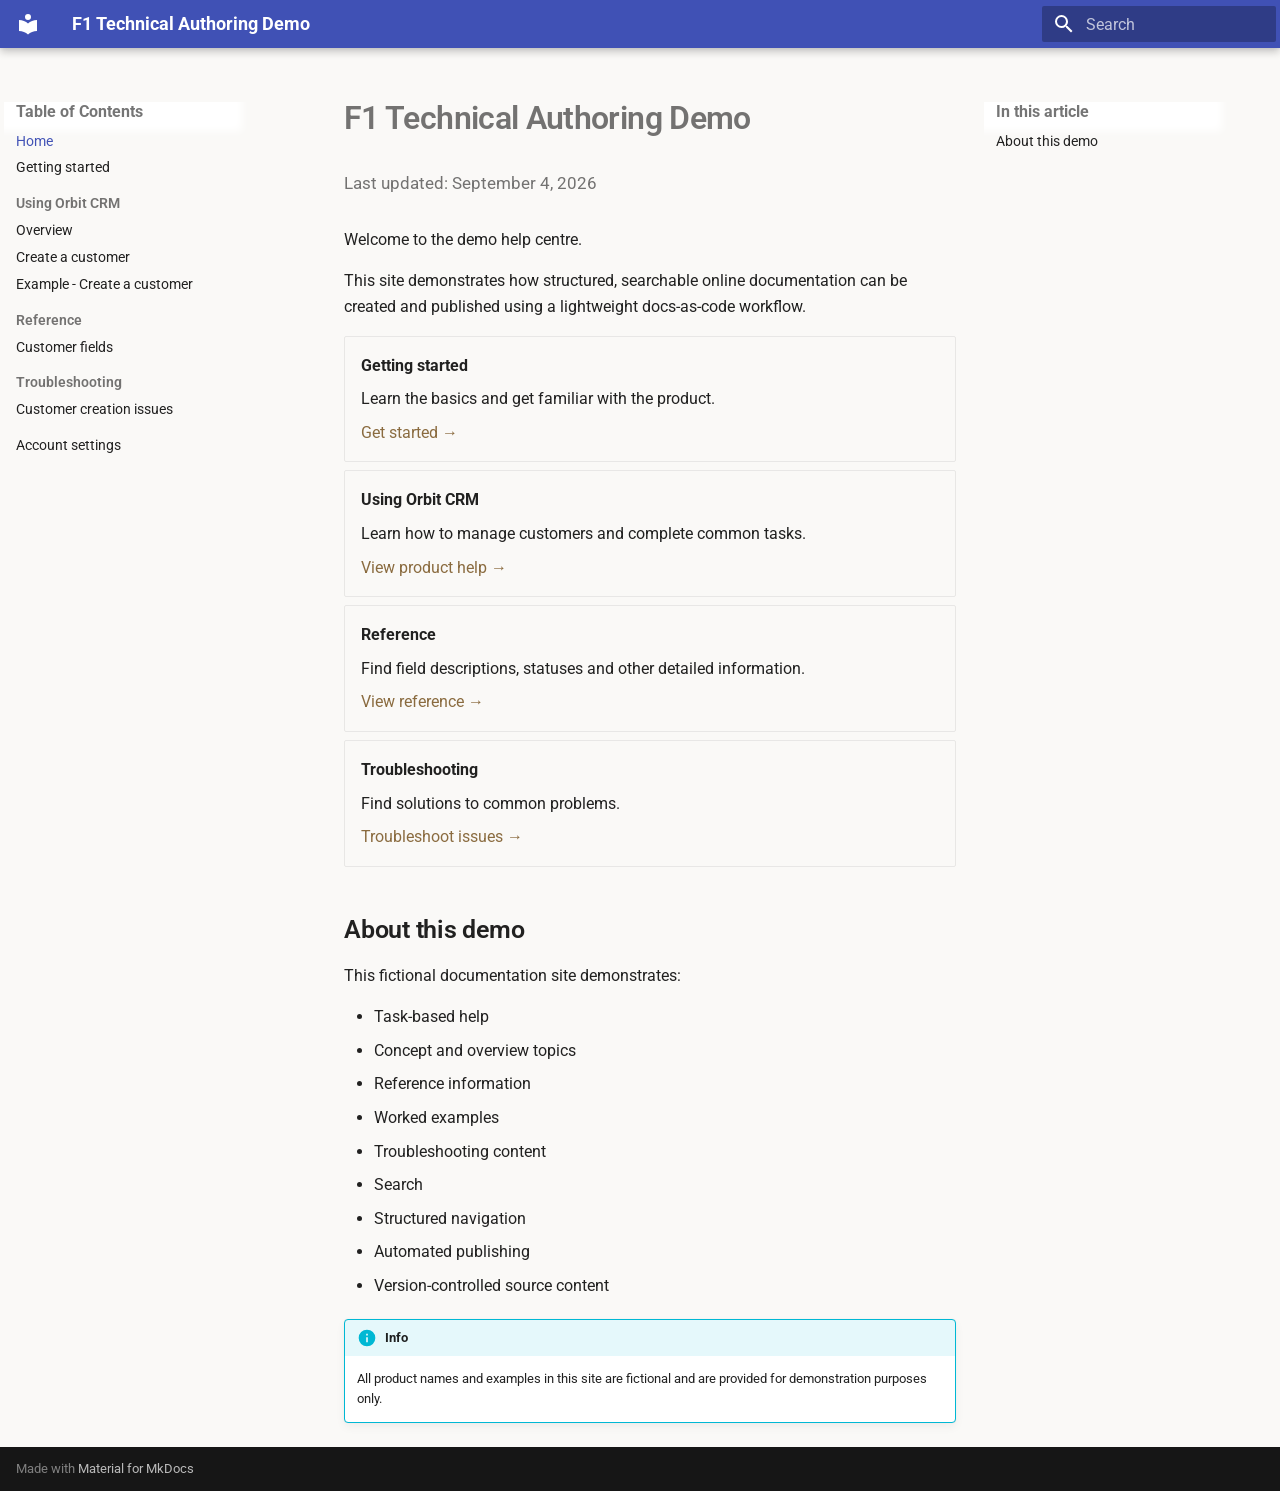
<file: index.html>
<!doctype html>
<html lang="en" class="no-js">
  <head>
    
      <meta charset="utf-8">
      <meta name="viewport" content="width=device-width,initial-scale=1">
      
      
      
      
      
        <link rel="next" href="getting-started/">
      
      
        
      
      
      <link rel="icon" href="assets/images/favicon.png">
      <meta name="generator" content="mkdocs-1.6.1, mkdocs-material-9.7.7">
    
    
      
        <title>F1 Technical Authoring Demo</title>
      
    
    
      <link rel="stylesheet" href="assets/stylesheets/main.ec1eaa64.min.css">
      
        
        <link rel="stylesheet" href="assets/stylesheets/palette.ab4e12ef.min.css">
      
      


    
    
      
    
    
      
        
        
        <link rel="preconnect" href="https://fonts.gstatic.com" crossorigin>
        <link rel="stylesheet" href="https://fonts.googleapis.com/css?family=Roboto:300,300i,400,400i,700,700i%7CRoboto+Mono:400,400i,700,700i&display=fallback">
        <style>:root{--md-text-font:"Roboto";--md-code-font:"Roboto Mono"}</style>
      
    
    
      <link rel="stylesheet" href="stylesheets/extra.css">
    
    <script>__md_scope=new URL(".",location),__md_hash=e=>[...e].reduce(((e,_)=>(e<<5)-e+_.charCodeAt(0)),0),__md_get=(e,_=localStorage,t=__md_scope)=>JSON.parse(_.getItem(t.pathname+"."+e)),__md_set=(e,_,t=localStorage,a=__md_scope)=>{try{t.setItem(a.pathname+"."+e,JSON.stringify(_))}catch(e){}}</script>
    
      

    
    
  </head>
  
  
    
    
      
    
    
    
    
    <body dir="ltr" data-md-color-scheme="default" data-md-color-primary="indigo" data-md-color-accent="indigo">
  
    
    <input class="md-toggle" data-md-toggle="drawer" type="checkbox" id="__drawer" autocomplete="off">
    <input class="md-toggle" data-md-toggle="search" type="checkbox" id="__search" autocomplete="off">
    <label class="md-overlay" for="__drawer"></label>
    <div data-md-component="skip">
      
        
        <a href="#f1-technical-authoring-demo" class="md-skip">
          Skip to content
        </a>
      
    </div>
    <div data-md-component="announce">
      
    </div>
    
    
      

  

<header class="md-header md-header--shadow" data-md-component="header">
  <nav class="md-header__inner md-grid" aria-label="Header">
    <a href="." title="F1 Technical Authoring Demo" class="md-header__button md-logo" aria-label="F1 Technical Authoring Demo" data-md-component="logo">
      
  
  <svg xmlns="http://www.w3.org/2000/svg" viewBox="0 0 24 24"><path d="M12 8a3 3 0 0 0 3-3 3 3 0 0 0-3-3 3 3 0 0 0-3 3 3 3 0 0 0 3 3m0 3.54C9.64 9.35 6.5 8 3 8v11c3.5 0 6.64 1.35 9 3.54 2.36-2.19 5.5-3.54 9-3.54V8c-3.5 0-6.64 1.35-9 3.54"/></svg>

    </a>
    <label class="md-header__button md-icon" for="__drawer">
      
      <svg xmlns="http://www.w3.org/2000/svg" viewBox="0 0 24 24"><path d="M3 6h18v2H3zm0 5h18v2H3zm0 5h18v2H3z"/></svg>
    </label>
    <div class="md-header__title" data-md-component="header-title">
      <div class="md-header__ellipsis">
        <div class="md-header__topic">
          <span class="md-ellipsis">
            F1 Technical Authoring Demo
          </span>
        </div>
        <div class="md-header__topic" data-md-component="header-topic">
          <span class="md-ellipsis">
            
              Home
            
          </span>
        </div>
      </div>
    </div>
    
      
        <form class="md-header__option" data-md-component="palette">
  
    
    
    
    <input class="md-option" data-md-color-media="" data-md-color-scheme="default" data-md-color-primary="indigo" data-md-color-accent="indigo"  aria-hidden="true"  type="radio" name="__palette" id="__palette_0">
    
  
</form>
      
    
    
      <script>var palette=__md_get("__palette");if(palette&&palette.color){if("(prefers-color-scheme)"===palette.color.media){var media=matchMedia("(prefers-color-scheme: light)"),input=document.querySelector(media.matches?"[data-md-color-media='(prefers-color-scheme: light)']":"[data-md-color-media='(prefers-color-scheme: dark)']");palette.color.media=input.getAttribute("data-md-color-media"),palette.color.scheme=input.getAttribute("data-md-color-scheme"),palette.color.primary=input.getAttribute("data-md-color-primary"),palette.color.accent=input.getAttribute("data-md-color-accent")}for(var[key,value]of Object.entries(palette.color))document.body.setAttribute("data-md-color-"+key,value)}</script>
    
    
    
      
      
        <label class="md-header__button md-icon" for="__search">
          
          <svg xmlns="http://www.w3.org/2000/svg" viewBox="0 0 24 24"><path d="M9.5 3A6.5 6.5 0 0 1 16 9.5c0 1.61-.59 3.09-1.56 4.23l.27.27h.79l5 5-1.5 1.5-5-5v-.79l-.27-.27A6.52 6.52 0 0 1 9.5 16 6.5 6.5 0 0 1 3 9.5 6.5 6.5 0 0 1 9.5 3m0 2C7 5 5 7 5 9.5S7 14 9.5 14 14 12 14 9.5 12 5 9.5 5"/></svg>
        </label>
        <div class="md-search" data-md-component="search" role="dialog">
  <label class="md-search__overlay" for="__search"></label>
  <div class="md-search__inner" role="search">
    <form class="md-search__form" name="search">
      <input type="text" class="md-search__input" name="query" aria-label="Search" placeholder="Search" autocapitalize="off" autocorrect="off" autocomplete="off" spellcheck="false" data-md-component="search-query" required>
      <label class="md-search__icon md-icon" for="__search">
        
        <svg xmlns="http://www.w3.org/2000/svg" viewBox="0 0 24 24"><path d="M9.5 3A6.5 6.5 0 0 1 16 9.5c0 1.61-.59 3.09-1.56 4.23l.27.27h.79l5 5-1.5 1.5-5-5v-.79l-.27-.27A6.52 6.52 0 0 1 9.5 16 6.5 6.5 0 0 1 3 9.5 6.5 6.5 0 0 1 9.5 3m0 2C7 5 5 7 5 9.5S7 14 9.5 14 14 12 14 9.5 12 5 9.5 5"/></svg>
        
        <svg xmlns="http://www.w3.org/2000/svg" viewBox="0 0 24 24"><path d="M20 11v2H8l5.5 5.5-1.42 1.42L4.16 12l7.92-7.92L13.5 5.5 8 11z"/></svg>
      </label>
      <nav class="md-search__options" aria-label="Search">
        
        <button type="reset" class="md-search__icon md-icon" title="Clear" aria-label="Clear" tabindex="-1">
          
          <svg xmlns="http://www.w3.org/2000/svg" viewBox="0 0 24 24"><path d="M19 6.41 17.59 5 12 10.59 6.41 5 5 6.41 10.59 12 5 17.59 6.41 19 12 13.41 17.59 19 19 17.59 13.41 12z"/></svg>
        </button>
      </nav>
      
    </form>
    <div class="md-search__output">
      <div class="md-search__scrollwrap" tabindex="0" data-md-scrollfix>
        <div class="md-search-result" data-md-component="search-result">
          <div class="md-search-result__meta">
            Initializing search
          </div>
          <ol class="md-search-result__list" role="presentation"></ol>
        </div>
      </div>
    </div>
  </div>
</div>
      
    
    
  </nav>
  
</header>
    
    <div class="md-container" data-md-component="container">
      
      
        
          
        
      
      <main class="md-main" data-md-component="main">
        <div class="md-main__inner md-grid">
          
            
              
                
              
              <div class="md-sidebar md-sidebar--primary" data-md-component="sidebar" data-md-type="navigation" >
                <div class="md-sidebar__scrollwrap">
                  <div class="md-sidebar__inner">
                    



<nav class="md-nav md-nav--primary" aria-label="Navigation" data-md-level="0">
  <label class="md-nav__title" for="__drawer">
    <a href="." title="F1 Technical Authoring Demo" class="md-nav__button md-logo" aria-label="F1 Technical Authoring Demo" data-md-component="logo">
      
  
  <svg xmlns="http://www.w3.org/2000/svg" viewBox="0 0 24 24"><path d="M12 8a3 3 0 0 0 3-3 3 3 0 0 0-3-3 3 3 0 0 0-3 3 3 3 0 0 0 3 3m0 3.54C9.64 9.35 6.5 8 3 8v11c3.5 0 6.64 1.35 9 3.54 2.36-2.19 5.5-3.54 9-3.54V8c-3.5 0-6.64 1.35-9 3.54"/></svg>

    </a>
    F1 Technical Authoring Demo
  </label>
  
  <ul class="md-nav__list" data-md-scrollfix>
    
      
      
  
  
    
  
  
  
    <li class="md-nav__item md-nav__item--active">
      
      <input class="md-nav__toggle md-toggle" type="checkbox" id="__toc">
      
      
        
      
      
        <label class="md-nav__link md-nav__link--active" for="__toc">
          
  
  
  <span class="md-ellipsis">
    
  
    Home
  

    
  </span>
  
  

          <span class="md-nav__icon md-icon"></span>
        </label>
      
      <a href="." class="md-nav__link md-nav__link--active">
        
  
  
  <span class="md-ellipsis">
    
  
    Home
  

    
  </span>
  
  

      </a>
      
        

<nav class="md-nav md-nav--secondary" aria-label="Table of contents">
  
  
  
    
  
  
    <label class="md-nav__title" for="__toc">
      <span class="md-nav__icon md-icon"></span>
      Table of contents
    </label>
    <ul class="md-nav__list" data-md-component="toc" data-md-scrollfix>
      
        <li class="md-nav__item">
  <a href="#about-this-demo" class="md-nav__link">
    <span class="md-ellipsis">
      
        About this demo
      
    </span>
  </a>
  
</li>
      
    </ul>
  
</nav>
      
    </li>
  

    
      
      
  
  
  
  
    <li class="md-nav__item">
      <a href="getting-started/" class="md-nav__link">
        
  
  
  <span class="md-ellipsis">
    
  
    Getting started
  

    
  </span>
  
  

      </a>
    </li>
  

    
      
      
  
  
  
  
    
    
    
    
      
        
        
      
    
    
    <li class="md-nav__item md-nav__item--section md-nav__item--nested">
      
        
        
        <input class="md-nav__toggle md-toggle " type="checkbox" id="__nav_3" >
        
          
          <label class="md-nav__link" for="__nav_3" id="__nav_3_label" tabindex="">
            
  
  
  <span class="md-ellipsis">
    
  
    Using Orbit CRM
  

    
  </span>
  
  

            <span class="md-nav__icon md-icon"></span>
          </label>
        
        <nav class="md-nav" data-md-level="1" aria-labelledby="__nav_3_label" aria-expanded="false">
          <label class="md-nav__title" for="__nav_3">
            <span class="md-nav__icon md-icon"></span>
            
  
    Using Orbit CRM
  

          </label>
          <ul class="md-nav__list" data-md-scrollfix>
            
              
                
  
  
  
  
    <li class="md-nav__item">
      <a href="overview/" class="md-nav__link">
        
  
  
  <span class="md-ellipsis">
    
  
    Overview
  

    
  </span>
  
  

      </a>
    </li>
  

              
            
              
                
  
  
  
  
    <li class="md-nav__item">
      <a href="create-customer/" class="md-nav__link">
        
  
  
  <span class="md-ellipsis">
    
  
    Create a customer
  

    
  </span>
  
  

      </a>
    </li>
  

              
            
              
                
  
  
  
  
    <li class="md-nav__item">
      <a href="example-create-customer/" class="md-nav__link">
        
  
  
  <span class="md-ellipsis">
    
  
    Example - Create a customer
  

    
  </span>
  
  

      </a>
    </li>
  

              
            
          </ul>
        </nav>
      
    </li>
  

    
      
      
  
  
  
  
    
    
    
    
      
        
        
      
    
    
    <li class="md-nav__item md-nav__item--section md-nav__item--nested">
      
        
        
        <input class="md-nav__toggle md-toggle " type="checkbox" id="__nav_4" >
        
          
          <label class="md-nav__link" for="__nav_4" id="__nav_4_label" tabindex="">
            
  
  
  <span class="md-ellipsis">
    
  
    Reference
  

    
  </span>
  
  

            <span class="md-nav__icon md-icon"></span>
          </label>
        
        <nav class="md-nav" data-md-level="1" aria-labelledby="__nav_4_label" aria-expanded="false">
          <label class="md-nav__title" for="__nav_4">
            <span class="md-nav__icon md-icon"></span>
            
  
    Reference
  

          </label>
          <ul class="md-nav__list" data-md-scrollfix>
            
              
                
  
  
  
  
    <li class="md-nav__item">
      <a href="customer-fields-reference/" class="md-nav__link">
        
  
  
  <span class="md-ellipsis">
    
  
    Customer fields
  

    
  </span>
  
  

      </a>
    </li>
  

              
            
          </ul>
        </nav>
      
    </li>
  

    
      
      
  
  
  
  
    
    
    
    
      
        
        
      
    
    
    <li class="md-nav__item md-nav__item--section md-nav__item--nested">
      
        
        
        <input class="md-nav__toggle md-toggle " type="checkbox" id="__nav_5" >
        
          
          <label class="md-nav__link" for="__nav_5" id="__nav_5_label" tabindex="">
            
  
  
  <span class="md-ellipsis">
    
  
    Troubleshooting
  

    
  </span>
  
  

            <span class="md-nav__icon md-icon"></span>
          </label>
        
        <nav class="md-nav" data-md-level="1" aria-labelledby="__nav_5_label" aria-expanded="false">
          <label class="md-nav__title" for="__nav_5">
            <span class="md-nav__icon md-icon"></span>
            
  
    Troubleshooting
  

          </label>
          <ul class="md-nav__list" data-md-scrollfix>
            
              
                
  
  
  
  
    <li class="md-nav__item">
      <a href="troubleshooting-customer-creation/" class="md-nav__link">
        
  
  
  <span class="md-ellipsis">
    
  
    Customer creation issues
  

    
  </span>
  
  

      </a>
    </li>
  

              
            
          </ul>
        </nav>
      
    </li>
  

    
      
      
  
  
  
  
    <li class="md-nav__item">
      <a href="account-settings/" class="md-nav__link">
        
  
  
  <span class="md-ellipsis">
    
  
    Account settings
  

    
  </span>
  
  

      </a>
    </li>
  

    
  </ul>
</nav>
                  </div>
                </div>
              </div>
            
            
              
                
              
              <div class="md-sidebar md-sidebar--secondary" data-md-component="sidebar" data-md-type="toc" >
                <div class="md-sidebar__scrollwrap">
                  <div class="md-sidebar__inner">
                    

<nav class="md-nav md-nav--secondary" aria-label="Table of contents">
  
  
  
    
  
  
    <label class="md-nav__title" for="__toc">
      <span class="md-nav__icon md-icon"></span>
      Table of contents
    </label>
    <ul class="md-nav__list" data-md-component="toc" data-md-scrollfix>
      
        <li class="md-nav__item">
  <a href="#about-this-demo" class="md-nav__link">
    <span class="md-ellipsis">
      
        About this demo
      
    </span>
  </a>
  
</li>
      
    </ul>
  
</nav>
                  </div>
                </div>
              </div>
            
          
          
            <div class="md-content" data-md-component="content">
              
                

  



  


              
              <article class="md-content__inner md-typeset">
                
                  
  




<h1 id="f1-technical-authoring-demo">F1 Technical Authoring Demo</h1>
<div class="page-revision-date">
  Last updated: <span class="git-revision-date-localized-plugin git-revision-date-localized-plugin-date" title="September 4, 2026 10:00:03 UTC">September 4, 2026</span>
</div>

<p>Welcome to the demo help centre.</p>
<p>This site demonstrates how structured, searchable online documentation can be created and published using a lightweight docs-as-code workflow.</p>
<div class="grid cards">
<ul>
<li>
<p><strong>Getting started</strong></p>
<p>Learn the basics and get familiar with the product.</p>
<p><a href="getting-started/">Get started →</a></p>
</li>
<li>
<p><strong>Using Orbit CRM</strong></p>
<p>Learn how to manage customers and complete common tasks.</p>
<p><a href="overview/">View product help →</a></p>
</li>
<li>
<p><strong>Reference</strong></p>
<p>Find field descriptions, statuses and other detailed information.</p>
<p><a href="customer-fields-reference/">View reference →</a></p>
</li>
<li>
<p><strong>Troubleshooting</strong></p>
<p>Find solutions to common problems.</p>
<p><a href="troubleshooting-customer-creation/">Troubleshoot issues →</a></p>
</li>
</ul>
</div>
<h2 id="about-this-demo">About this demo</h2>
<p>This fictional documentation site demonstrates:</p>
<ul>
<li>Task-based help</li>
<li>Concept and overview topics</li>
<li>Reference information</li>
<li>Worked examples</li>
<li>Troubleshooting content</li>
<li>Search</li>
<li>Structured navigation</li>
<li>Automated publishing</li>
<li>Version-controlled source content</li>
</ul>
<div class="admonition info">
<p class="admonition-title">Info</p>
<p>All product names and examples in this site are fictional and are provided for demonstration purposes only.</p>
</div>



  



                
              </article>
            </div>
          
          
<script>var target=document.getElementById(location.hash.slice(1));target&&target.name&&(target.checked=target.name.startsWith("__tabbed_"))</script>
        </div>
        
      </main>
      
        <footer class="md-footer">
  
    
      
        
      
      <nav class="md-footer__inner md-grid" aria-label="Footer" hidden>
        
        
          
          <a href="getting-started/" class="md-footer__link md-footer__link--next" aria-label="Next: Getting started">
            <div class="md-footer__title">
              <span class="md-footer__direction">
                Next
              </span>
              <div class="md-ellipsis">
                Getting started
              </div>
            </div>
            <div class="md-footer__button md-icon">
              
              <svg xmlns="http://www.w3.org/2000/svg" viewBox="0 0 24 24"><path d="M4 11v2h12l-5.5 5.5 1.42 1.42L19.84 12l-7.92-7.92L10.5 5.5 16 11z"/></svg>
            </div>
          </a>
        
      </nav>
    
  
  <div class="md-footer-meta md-typeset">
    <div class="md-footer-meta__inner md-grid">
      <div class="md-copyright">
  
  
    Made with
    <a href="https://squidfunk.github.io/mkdocs-material/" target="_blank" rel="noopener">
      Material for MkDocs
    </a>
  
</div>
      
    </div>
  </div>
</footer>
      
    </div>
    <div class="md-dialog" data-md-component="dialog">
      <div class="md-dialog__inner md-typeset"></div>
    </div>
    
    
    
      
      
      <script id="__config" type="application/json">{"annotate": null, "base": ".", "features": ["navigation.footer", "navigation.sections", "navigation.path", "toc.follow"], "search": "assets/javascripts/workers/search.2c215733.min.js", "tags": null, "translations": {"clipboard.copied": "Copied to clipboard", "clipboard.copy": "Copy to clipboard", "search.result.more.one": "1 more on this page", "search.result.more.other": "# more on this page", "search.result.none": "No matching documents", "search.result.one": "1 matching document", "search.result.other": "# matching documents", "search.result.placeholder": "Type to start searching", "search.result.term.missing": "Missing", "select.version": "Select version"}, "version": null}</script>
    
    
      <script src="assets/javascripts/bundle.d7400e89.min.js"></script>
      
    
  </body>
</html>
</file>
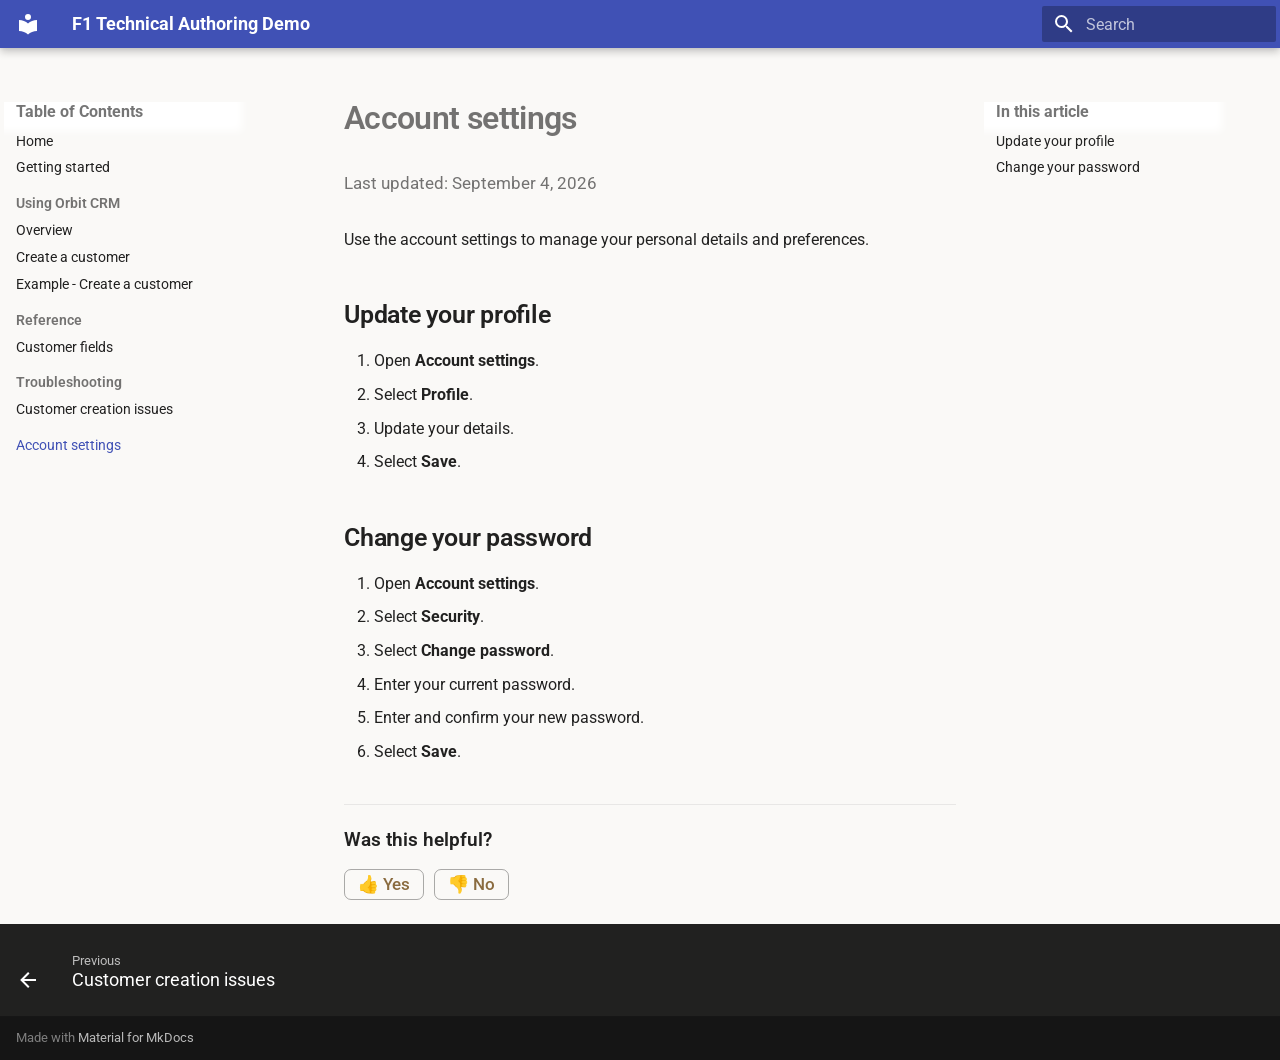
<file: account-settings/index.html>
<!doctype html>
<html lang="en" class="no-js">
  <head>
    
      <meta charset="utf-8">
      <meta name="viewport" content="width=device-width,initial-scale=1">
      
      
      
      
        <link rel="prev" href="../troubleshooting-customer-creation/">
      
      
      
        
      
      
      <link rel="icon" href="../assets/images/favicon.png">
      <meta name="generator" content="mkdocs-1.6.1, mkdocs-material-9.7.7">
    
    
      
        <title>Account settings - F1 Technical Authoring Demo</title>
      
    
    
      <link rel="stylesheet" href="../assets/stylesheets/main.ec1eaa64.min.css">
      
        
        <link rel="stylesheet" href="../assets/stylesheets/palette.ab4e12ef.min.css">
      
      


    
    
      
    
    
      
        
        
        <link rel="preconnect" href="https://fonts.gstatic.com" crossorigin>
        <link rel="stylesheet" href="https://fonts.googleapis.com/css?family=Roboto:300,300i,400,400i,700,700i%7CRoboto+Mono:400,400i,700,700i&display=fallback">
        <style>:root{--md-text-font:"Roboto";--md-code-font:"Roboto Mono"}</style>
      
    
    
      <link rel="stylesheet" href="../stylesheets/extra.css">
    
    <script>__md_scope=new URL("..",location),__md_hash=e=>[...e].reduce(((e,_)=>(e<<5)-e+_.charCodeAt(0)),0),__md_get=(e,_=localStorage,t=__md_scope)=>JSON.parse(_.getItem(t.pathname+"."+e)),__md_set=(e,_,t=localStorage,a=__md_scope)=>{try{t.setItem(a.pathname+"."+e,JSON.stringify(_))}catch(e){}}</script>
    
      

    
    
  </head>
  
  
    
    
      
    
    
    
    
    <body dir="ltr" data-md-color-scheme="default" data-md-color-primary="indigo" data-md-color-accent="indigo">
  
    
    <input class="md-toggle" data-md-toggle="drawer" type="checkbox" id="__drawer" autocomplete="off">
    <input class="md-toggle" data-md-toggle="search" type="checkbox" id="__search" autocomplete="off">
    <label class="md-overlay" for="__drawer"></label>
    <div data-md-component="skip">
      
        
        <a href="#account-settings" class="md-skip">
          Skip to content
        </a>
      
    </div>
    <div data-md-component="announce">
      
    </div>
    
    
      

  

<header class="md-header md-header--shadow" data-md-component="header">
  <nav class="md-header__inner md-grid" aria-label="Header">
    <a href=".." title="F1 Technical Authoring Demo" class="md-header__button md-logo" aria-label="F1 Technical Authoring Demo" data-md-component="logo">
      
  
  <svg xmlns="http://www.w3.org/2000/svg" viewBox="0 0 24 24"><path d="M12 8a3 3 0 0 0 3-3 3 3 0 0 0-3-3 3 3 0 0 0-3 3 3 3 0 0 0 3 3m0 3.54C9.64 9.35 6.5 8 3 8v11c3.5 0 6.64 1.35 9 3.54 2.36-2.19 5.5-3.54 9-3.54V8c-3.5 0-6.64 1.35-9 3.54"/></svg>

    </a>
    <label class="md-header__button md-icon" for="__drawer">
      
      <svg xmlns="http://www.w3.org/2000/svg" viewBox="0 0 24 24"><path d="M3 6h18v2H3zm0 5h18v2H3zm0 5h18v2H3z"/></svg>
    </label>
    <div class="md-header__title" data-md-component="header-title">
      <div class="md-header__ellipsis">
        <div class="md-header__topic">
          <span class="md-ellipsis">
            F1 Technical Authoring Demo
          </span>
        </div>
        <div class="md-header__topic" data-md-component="header-topic">
          <span class="md-ellipsis">
            
              Account settings
            
          </span>
        </div>
      </div>
    </div>
    
      
        <form class="md-header__option" data-md-component="palette">
  
    
    
    
    <input class="md-option" data-md-color-media="" data-md-color-scheme="default" data-md-color-primary="indigo" data-md-color-accent="indigo"  aria-hidden="true"  type="radio" name="__palette" id="__palette_0">
    
  
</form>
      
    
    
      <script>var palette=__md_get("__palette");if(palette&&palette.color){if("(prefers-color-scheme)"===palette.color.media){var media=matchMedia("(prefers-color-scheme: light)"),input=document.querySelector(media.matches?"[data-md-color-media='(prefers-color-scheme: light)']":"[data-md-color-media='(prefers-color-scheme: dark)']");palette.color.media=input.getAttribute("data-md-color-media"),palette.color.scheme=input.getAttribute("data-md-color-scheme"),palette.color.primary=input.getAttribute("data-md-color-primary"),palette.color.accent=input.getAttribute("data-md-color-accent")}for(var[key,value]of Object.entries(palette.color))document.body.setAttribute("data-md-color-"+key,value)}</script>
    
    
    
      
      
        <label class="md-header__button md-icon" for="__search">
          
          <svg xmlns="http://www.w3.org/2000/svg" viewBox="0 0 24 24"><path d="M9.5 3A6.5 6.5 0 0 1 16 9.5c0 1.61-.59 3.09-1.56 4.23l.27.27h.79l5 5-1.5 1.5-5-5v-.79l-.27-.27A6.52 6.52 0 0 1 9.5 16 6.5 6.5 0 0 1 3 9.5 6.5 6.5 0 0 1 9.5 3m0 2C7 5 5 7 5 9.5S7 14 9.5 14 14 12 14 9.5 12 5 9.5 5"/></svg>
        </label>
        <div class="md-search" data-md-component="search" role="dialog">
  <label class="md-search__overlay" for="__search"></label>
  <div class="md-search__inner" role="search">
    <form class="md-search__form" name="search">
      <input type="text" class="md-search__input" name="query" aria-label="Search" placeholder="Search" autocapitalize="off" autocorrect="off" autocomplete="off" spellcheck="false" data-md-component="search-query" required>
      <label class="md-search__icon md-icon" for="__search">
        
        <svg xmlns="http://www.w3.org/2000/svg" viewBox="0 0 24 24"><path d="M9.5 3A6.5 6.5 0 0 1 16 9.5c0 1.61-.59 3.09-1.56 4.23l.27.27h.79l5 5-1.5 1.5-5-5v-.79l-.27-.27A6.52 6.52 0 0 1 9.5 16 6.5 6.5 0 0 1 3 9.5 6.5 6.5 0 0 1 9.5 3m0 2C7 5 5 7 5 9.5S7 14 9.5 14 14 12 14 9.5 12 5 9.5 5"/></svg>
        
        <svg xmlns="http://www.w3.org/2000/svg" viewBox="0 0 24 24"><path d="M20 11v2H8l5.5 5.5-1.42 1.42L4.16 12l7.92-7.92L13.5 5.5 8 11z"/></svg>
      </label>
      <nav class="md-search__options" aria-label="Search">
        
        <button type="reset" class="md-search__icon md-icon" title="Clear" aria-label="Clear" tabindex="-1">
          
          <svg xmlns="http://www.w3.org/2000/svg" viewBox="0 0 24 24"><path d="M19 6.41 17.59 5 12 10.59 6.41 5 5 6.41 10.59 12 5 17.59 6.41 19 12 13.41 17.59 19 19 17.59 13.41 12z"/></svg>
        </button>
      </nav>
      
    </form>
    <div class="md-search__output">
      <div class="md-search__scrollwrap" tabindex="0" data-md-scrollfix>
        <div class="md-search-result" data-md-component="search-result">
          <div class="md-search-result__meta">
            Initializing search
          </div>
          <ol class="md-search-result__list" role="presentation"></ol>
        </div>
      </div>
    </div>
  </div>
</div>
      
    
    
  </nav>
  
</header>
    
    <div class="md-container" data-md-component="container">
      
      
        
          
        
      
      <main class="md-main" data-md-component="main">
        <div class="md-main__inner md-grid">
          
            
              
              <div class="md-sidebar md-sidebar--primary" data-md-component="sidebar" data-md-type="navigation" >
                <div class="md-sidebar__scrollwrap">
                  <div class="md-sidebar__inner">
                    



<nav class="md-nav md-nav--primary" aria-label="Navigation" data-md-level="0">
  <label class="md-nav__title" for="__drawer">
    <a href=".." title="F1 Technical Authoring Demo" class="md-nav__button md-logo" aria-label="F1 Technical Authoring Demo" data-md-component="logo">
      
  
  <svg xmlns="http://www.w3.org/2000/svg" viewBox="0 0 24 24"><path d="M12 8a3 3 0 0 0 3-3 3 3 0 0 0-3-3 3 3 0 0 0-3 3 3 3 0 0 0 3 3m0 3.54C9.64 9.35 6.5 8 3 8v11c3.5 0 6.64 1.35 9 3.54 2.36-2.19 5.5-3.54 9-3.54V8c-3.5 0-6.64 1.35-9 3.54"/></svg>

    </a>
    F1 Technical Authoring Demo
  </label>
  
  <ul class="md-nav__list" data-md-scrollfix>
    
      
      
  
  
  
  
    <li class="md-nav__item">
      <a href=".." class="md-nav__link">
        
  
  
  <span class="md-ellipsis">
    
  
    Home
  

    
  </span>
  
  

      </a>
    </li>
  

    
      
      
  
  
  
  
    <li class="md-nav__item">
      <a href="../getting-started/" class="md-nav__link">
        
  
  
  <span class="md-ellipsis">
    
  
    Getting started
  

    
  </span>
  
  

      </a>
    </li>
  

    
      
      
  
  
  
  
    
    
    
    
      
        
        
      
    
    
    <li class="md-nav__item md-nav__item--section md-nav__item--nested">
      
        
        
        <input class="md-nav__toggle md-toggle " type="checkbox" id="__nav_3" >
        
          
          <label class="md-nav__link" for="__nav_3" id="__nav_3_label" tabindex="">
            
  
  
  <span class="md-ellipsis">
    
  
    Using Orbit CRM
  

    
  </span>
  
  

            <span class="md-nav__icon md-icon"></span>
          </label>
        
        <nav class="md-nav" data-md-level="1" aria-labelledby="__nav_3_label" aria-expanded="false">
          <label class="md-nav__title" for="__nav_3">
            <span class="md-nav__icon md-icon"></span>
            
  
    Using Orbit CRM
  

          </label>
          <ul class="md-nav__list" data-md-scrollfix>
            
              
                
  
  
  
  
    <li class="md-nav__item">
      <a href="../overview/" class="md-nav__link">
        
  
  
  <span class="md-ellipsis">
    
  
    Overview
  

    
  </span>
  
  

      </a>
    </li>
  

              
            
              
                
  
  
  
  
    <li class="md-nav__item">
      <a href="../create-customer/" class="md-nav__link">
        
  
  
  <span class="md-ellipsis">
    
  
    Create a customer
  

    
  </span>
  
  

      </a>
    </li>
  

              
            
              
                
  
  
  
  
    <li class="md-nav__item">
      <a href="../example-create-customer/" class="md-nav__link">
        
  
  
  <span class="md-ellipsis">
    
  
    Example - Create a customer
  

    
  </span>
  
  

      </a>
    </li>
  

              
            
          </ul>
        </nav>
      
    </li>
  

    
      
      
  
  
  
  
    
    
    
    
      
        
        
      
    
    
    <li class="md-nav__item md-nav__item--section md-nav__item--nested">
      
        
        
        <input class="md-nav__toggle md-toggle " type="checkbox" id="__nav_4" >
        
          
          <label class="md-nav__link" for="__nav_4" id="__nav_4_label" tabindex="">
            
  
  
  <span class="md-ellipsis">
    
  
    Reference
  

    
  </span>
  
  

            <span class="md-nav__icon md-icon"></span>
          </label>
        
        <nav class="md-nav" data-md-level="1" aria-labelledby="__nav_4_label" aria-expanded="false">
          <label class="md-nav__title" for="__nav_4">
            <span class="md-nav__icon md-icon"></span>
            
  
    Reference
  

          </label>
          <ul class="md-nav__list" data-md-scrollfix>
            
              
                
  
  
  
  
    <li class="md-nav__item">
      <a href="../customer-fields-reference/" class="md-nav__link">
        
  
  
  <span class="md-ellipsis">
    
  
    Customer fields
  

    
  </span>
  
  

      </a>
    </li>
  

              
            
          </ul>
        </nav>
      
    </li>
  

    
      
      
  
  
  
  
    
    
    
    
      
        
        
      
    
    
    <li class="md-nav__item md-nav__item--section md-nav__item--nested">
      
        
        
        <input class="md-nav__toggle md-toggle " type="checkbox" id="__nav_5" >
        
          
          <label class="md-nav__link" for="__nav_5" id="__nav_5_label" tabindex="">
            
  
  
  <span class="md-ellipsis">
    
  
    Troubleshooting
  

    
  </span>
  
  

            <span class="md-nav__icon md-icon"></span>
          </label>
        
        <nav class="md-nav" data-md-level="1" aria-labelledby="__nav_5_label" aria-expanded="false">
          <label class="md-nav__title" for="__nav_5">
            <span class="md-nav__icon md-icon"></span>
            
  
    Troubleshooting
  

          </label>
          <ul class="md-nav__list" data-md-scrollfix>
            
              
                
  
  
  
  
    <li class="md-nav__item">
      <a href="../troubleshooting-customer-creation/" class="md-nav__link">
        
  
  
  <span class="md-ellipsis">
    
  
    Customer creation issues
  

    
  </span>
  
  

      </a>
    </li>
  

              
            
          </ul>
        </nav>
      
    </li>
  

    
      
      
  
  
    
  
  
  
    <li class="md-nav__item md-nav__item--active">
      
      <input class="md-nav__toggle md-toggle" type="checkbox" id="__toc">
      
      
        
      
      
        <label class="md-nav__link md-nav__link--active" for="__toc">
          
  
  
  <span class="md-ellipsis">
    
  
    Account settings
  

    
  </span>
  
  

          <span class="md-nav__icon md-icon"></span>
        </label>
      
      <a href="./" class="md-nav__link md-nav__link--active">
        
  
  
  <span class="md-ellipsis">
    
  
    Account settings
  

    
  </span>
  
  

      </a>
      
        

<nav class="md-nav md-nav--secondary" aria-label="Table of contents">
  
  
  
    
  
  
    <label class="md-nav__title" for="__toc">
      <span class="md-nav__icon md-icon"></span>
      Table of contents
    </label>
    <ul class="md-nav__list" data-md-component="toc" data-md-scrollfix>
      
        <li class="md-nav__item">
  <a href="#update-your-profile" class="md-nav__link">
    <span class="md-ellipsis">
      
        Update your profile
      
    </span>
  </a>
  
</li>
      
        <li class="md-nav__item">
  <a href="#change-your-password" class="md-nav__link">
    <span class="md-ellipsis">
      
        Change your password
      
    </span>
  </a>
  
</li>
      
    </ul>
  
</nav>
      
    </li>
  

    
  </ul>
</nav>
                  </div>
                </div>
              </div>
            
            
              
              <div class="md-sidebar md-sidebar--secondary" data-md-component="sidebar" data-md-type="toc" >
                <div class="md-sidebar__scrollwrap">
                  <div class="md-sidebar__inner">
                    

<nav class="md-nav md-nav--secondary" aria-label="Table of contents">
  
  
  
    
  
  
    <label class="md-nav__title" for="__toc">
      <span class="md-nav__icon md-icon"></span>
      Table of contents
    </label>
    <ul class="md-nav__list" data-md-component="toc" data-md-scrollfix>
      
        <li class="md-nav__item">
  <a href="#update-your-profile" class="md-nav__link">
    <span class="md-ellipsis">
      
        Update your profile
      
    </span>
  </a>
  
</li>
      
        <li class="md-nav__item">
  <a href="#change-your-password" class="md-nav__link">
    <span class="md-ellipsis">
      
        Change your password
      
    </span>
  </a>
  
</li>
      
    </ul>
  
</nav>
                  </div>
                </div>
              </div>
            
          
          
            <div class="md-content" data-md-component="content">
              
                



  


              
              <article class="md-content__inner md-typeset">
                
                  



<h1 id="account-settings">Account settings</h1>
<div class="page-revision-date">
  Last updated: <span class="git-revision-date-localized-plugin git-revision-date-localized-plugin-date" title="September 4, 2026 08:42:29 UTC">September 4, 2026</span>
</div>

<p>Use the account settings to manage your personal details and preferences.</p>
<h2 id="update-your-profile">Update your profile</h2>
<ol>
<li>Open <strong>Account settings</strong>.</li>
<li>Select <strong>Profile</strong>.</li>
<li>Update your details.</li>
<li>Select <strong>Save</strong>.</li>
</ol>
<h2 id="change-your-password">Change your password</h2>
<ol>
<li>Open <strong>Account settings</strong>.</li>
<li>Select <strong>Security</strong>.</li>
<li>Select <strong>Change password</strong>.</li>
<li>Enter your current password.</li>
<li>Enter and confirm your new password.</li>
<li>Select <strong>Save</strong>.</li>
</ol>
<div class="page-feedback">
  <span class="page-feedback__label">Was this helpful?</span>

  <div class="page-feedback__actions">
    <a class="feedback-button"
       href="mailto:YOUR-EMAIL@example.com?subject=Documentation%20feedback%20-%20Helpful">
      👍 Yes
    </a>

    <a class="feedback-button"
       href="mailto:YOUR-EMAIL@example.com?subject=Documentation%20feedback%20-%20Not%20helpful">
      👎 No
    </a>
  </div>
</div>






                
              </article>
            </div>
          
          
<script>var target=document.getElementById(location.hash.slice(1));target&&target.name&&(target.checked=target.name.startsWith("__tabbed_"))</script>
        </div>
        
      </main>
      
        <footer class="md-footer">
  
    
      
      <nav class="md-footer__inner md-grid" aria-label="Footer" >
        
          
          <a href="../troubleshooting-customer-creation/" class="md-footer__link md-footer__link--prev" aria-label="Previous: Customer creation issues">
            <div class="md-footer__button md-icon">
              
              <svg xmlns="http://www.w3.org/2000/svg" viewBox="0 0 24 24"><path d="M20 11v2H8l5.5 5.5-1.42 1.42L4.16 12l7.92-7.92L13.5 5.5 8 11z"/></svg>
            </div>
            <div class="md-footer__title">
              <span class="md-footer__direction">
                Previous
              </span>
              <div class="md-ellipsis">
                Customer creation issues
              </div>
            </div>
          </a>
        
        
      </nav>
    
  
  <div class="md-footer-meta md-typeset">
    <div class="md-footer-meta__inner md-grid">
      <div class="md-copyright">
  
  
    Made with
    <a href="https://squidfunk.github.io/mkdocs-material/" target="_blank" rel="noopener">
      Material for MkDocs
    </a>
  
</div>
      
    </div>
  </div>
</footer>
      
    </div>
    <div class="md-dialog" data-md-component="dialog">
      <div class="md-dialog__inner md-typeset"></div>
    </div>
    
    
    
      
      
      <script id="__config" type="application/json">{"annotate": null, "base": "..", "features": ["navigation.footer", "navigation.sections", "navigation.path", "toc.follow"], "search": "../assets/javascripts/workers/search.2c215733.min.js", "tags": null, "translations": {"clipboard.copied": "Copied to clipboard", "clipboard.copy": "Copy to clipboard", "search.result.more.one": "1 more on this page", "search.result.more.other": "# more on this page", "search.result.none": "No matching documents", "search.result.one": "1 matching document", "search.result.other": "# matching documents", "search.result.placeholder": "Type to start searching", "search.result.term.missing": "Missing", "select.version": "Select version"}, "version": null}</script>
    
    
      <script src="../assets/javascripts/bundle.d7400e89.min.js"></script>
      
    
  </body>
</html>
</file>
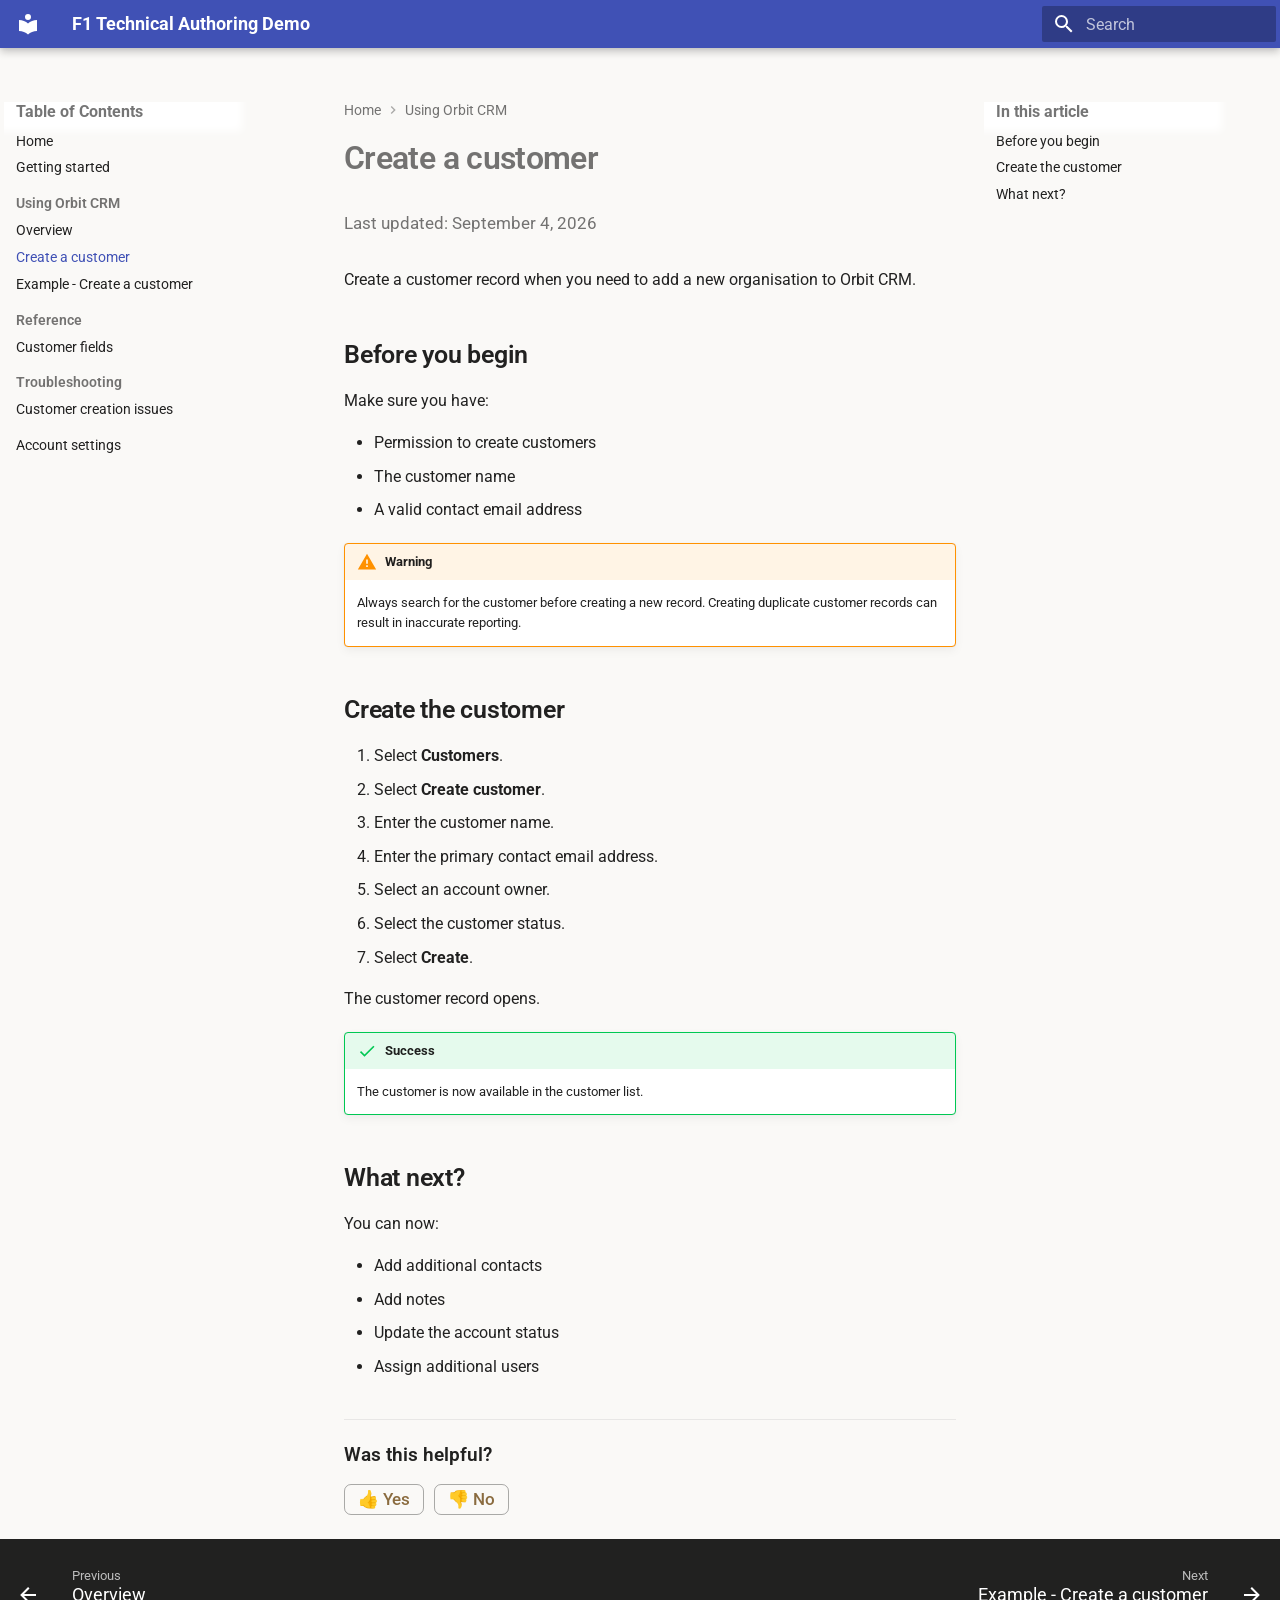
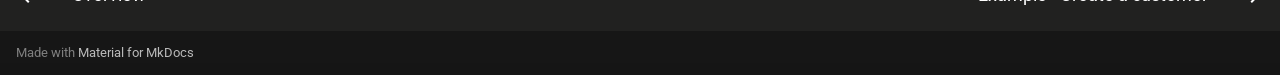
<file: create-customer/index.html>
<!doctype html>
<html lang="en" class="no-js">
  <head>
    
      <meta charset="utf-8">
      <meta name="viewport" content="width=device-width,initial-scale=1">
      
      
      
      
        <link rel="prev" href="../overview/">
      
      
        <link rel="next" href="../example-create-customer/">
      
      
        
      
      
      <link rel="icon" href="../assets/images/favicon.png">
      <meta name="generator" content="mkdocs-1.6.1, mkdocs-material-9.7.7">
    
    
      
        <title>Create a customer - F1 Technical Authoring Demo</title>
      
    
    
      <link rel="stylesheet" href="../assets/stylesheets/main.ec1eaa64.min.css">
      
        
        <link rel="stylesheet" href="../assets/stylesheets/palette.ab4e12ef.min.css">
      
      


    
    
      
    
    
      
        
        
        <link rel="preconnect" href="https://fonts.gstatic.com" crossorigin>
        <link rel="stylesheet" href="https://fonts.googleapis.com/css?family=Roboto:300,300i,400,400i,700,700i%7CRoboto+Mono:400,400i,700,700i&display=fallback">
        <style>:root{--md-text-font:"Roboto";--md-code-font:"Roboto Mono"}</style>
      
    
    
      <link rel="stylesheet" href="../stylesheets/extra.css">
    
    <script>__md_scope=new URL("..",location),__md_hash=e=>[...e].reduce(((e,_)=>(e<<5)-e+_.charCodeAt(0)),0),__md_get=(e,_=localStorage,t=__md_scope)=>JSON.parse(_.getItem(t.pathname+"."+e)),__md_set=(e,_,t=localStorage,a=__md_scope)=>{try{t.setItem(a.pathname+"."+e,JSON.stringify(_))}catch(e){}}</script>
    
      

    
    
  </head>
  
  
    
    
      
    
    
    
    
    <body dir="ltr" data-md-color-scheme="default" data-md-color-primary="indigo" data-md-color-accent="indigo">
  
    
    <input class="md-toggle" data-md-toggle="drawer" type="checkbox" id="__drawer" autocomplete="off">
    <input class="md-toggle" data-md-toggle="search" type="checkbox" id="__search" autocomplete="off">
    <label class="md-overlay" for="__drawer"></label>
    <div data-md-component="skip">
      
        
        <a href="#create-a-customer" class="md-skip">
          Skip to content
        </a>
      
    </div>
    <div data-md-component="announce">
      
    </div>
    
    
      

  

<header class="md-header md-header--shadow" data-md-component="header">
  <nav class="md-header__inner md-grid" aria-label="Header">
    <a href=".." title="F1 Technical Authoring Demo" class="md-header__button md-logo" aria-label="F1 Technical Authoring Demo" data-md-component="logo">
      
  
  <svg xmlns="http://www.w3.org/2000/svg" viewBox="0 0 24 24"><path d="M12 8a3 3 0 0 0 3-3 3 3 0 0 0-3-3 3 3 0 0 0-3 3 3 3 0 0 0 3 3m0 3.54C9.64 9.35 6.5 8 3 8v11c3.5 0 6.64 1.35 9 3.54 2.36-2.19 5.5-3.54 9-3.54V8c-3.5 0-6.64 1.35-9 3.54"/></svg>

    </a>
    <label class="md-header__button md-icon" for="__drawer">
      
      <svg xmlns="http://www.w3.org/2000/svg" viewBox="0 0 24 24"><path d="M3 6h18v2H3zm0 5h18v2H3zm0 5h18v2H3z"/></svg>
    </label>
    <div class="md-header__title" data-md-component="header-title">
      <div class="md-header__ellipsis">
        <div class="md-header__topic">
          <span class="md-ellipsis">
            F1 Technical Authoring Demo
          </span>
        </div>
        <div class="md-header__topic" data-md-component="header-topic">
          <span class="md-ellipsis">
            
              Create a customer
            
          </span>
        </div>
      </div>
    </div>
    
      
        <form class="md-header__option" data-md-component="palette">
  
    
    
    
    <input class="md-option" data-md-color-media="" data-md-color-scheme="default" data-md-color-primary="indigo" data-md-color-accent="indigo"  aria-hidden="true"  type="radio" name="__palette" id="__palette_0">
    
  
</form>
      
    
    
      <script>var palette=__md_get("__palette");if(palette&&palette.color){if("(prefers-color-scheme)"===palette.color.media){var media=matchMedia("(prefers-color-scheme: light)"),input=document.querySelector(media.matches?"[data-md-color-media='(prefers-color-scheme: light)']":"[data-md-color-media='(prefers-color-scheme: dark)']");palette.color.media=input.getAttribute("data-md-color-media"),palette.color.scheme=input.getAttribute("data-md-color-scheme"),palette.color.primary=input.getAttribute("data-md-color-primary"),palette.color.accent=input.getAttribute("data-md-color-accent")}for(var[key,value]of Object.entries(palette.color))document.body.setAttribute("data-md-color-"+key,value)}</script>
    
    
    
      
      
        <label class="md-header__button md-icon" for="__search">
          
          <svg xmlns="http://www.w3.org/2000/svg" viewBox="0 0 24 24"><path d="M9.5 3A6.5 6.5 0 0 1 16 9.5c0 1.61-.59 3.09-1.56 4.23l.27.27h.79l5 5-1.5 1.5-5-5v-.79l-.27-.27A6.52 6.52 0 0 1 9.5 16 6.5 6.5 0 0 1 3 9.5 6.5 6.5 0 0 1 9.5 3m0 2C7 5 5 7 5 9.5S7 14 9.5 14 14 12 14 9.5 12 5 9.5 5"/></svg>
        </label>
        <div class="md-search" data-md-component="search" role="dialog">
  <label class="md-search__overlay" for="__search"></label>
  <div class="md-search__inner" role="search">
    <form class="md-search__form" name="search">
      <input type="text" class="md-search__input" name="query" aria-label="Search" placeholder="Search" autocapitalize="off" autocorrect="off" autocomplete="off" spellcheck="false" data-md-component="search-query" required>
      <label class="md-search__icon md-icon" for="__search">
        
        <svg xmlns="http://www.w3.org/2000/svg" viewBox="0 0 24 24"><path d="M9.5 3A6.5 6.5 0 0 1 16 9.5c0 1.61-.59 3.09-1.56 4.23l.27.27h.79l5 5-1.5 1.5-5-5v-.79l-.27-.27A6.52 6.52 0 0 1 9.5 16 6.5 6.5 0 0 1 3 9.5 6.5 6.5 0 0 1 9.5 3m0 2C7 5 5 7 5 9.5S7 14 9.5 14 14 12 14 9.5 12 5 9.5 5"/></svg>
        
        <svg xmlns="http://www.w3.org/2000/svg" viewBox="0 0 24 24"><path d="M20 11v2H8l5.5 5.5-1.42 1.42L4.16 12l7.92-7.92L13.5 5.5 8 11z"/></svg>
      </label>
      <nav class="md-search__options" aria-label="Search">
        
        <button type="reset" class="md-search__icon md-icon" title="Clear" aria-label="Clear" tabindex="-1">
          
          <svg xmlns="http://www.w3.org/2000/svg" viewBox="0 0 24 24"><path d="M19 6.41 17.59 5 12 10.59 6.41 5 5 6.41 10.59 12 5 17.59 6.41 19 12 13.41 17.59 19 19 17.59 13.41 12z"/></svg>
        </button>
      </nav>
      
    </form>
    <div class="md-search__output">
      <div class="md-search__scrollwrap" tabindex="0" data-md-scrollfix>
        <div class="md-search-result" data-md-component="search-result">
          <div class="md-search-result__meta">
            Initializing search
          </div>
          <ol class="md-search-result__list" role="presentation"></ol>
        </div>
      </div>
    </div>
  </div>
</div>
      
    
    
  </nav>
  
</header>
    
    <div class="md-container" data-md-component="container">
      
      
        
          
        
      
      <main class="md-main" data-md-component="main">
        <div class="md-main__inner md-grid">
          
            
              
              <div class="md-sidebar md-sidebar--primary" data-md-component="sidebar" data-md-type="navigation" >
                <div class="md-sidebar__scrollwrap">
                  <div class="md-sidebar__inner">
                    



<nav class="md-nav md-nav--primary" aria-label="Navigation" data-md-level="0">
  <label class="md-nav__title" for="__drawer">
    <a href=".." title="F1 Technical Authoring Demo" class="md-nav__button md-logo" aria-label="F1 Technical Authoring Demo" data-md-component="logo">
      
  
  <svg xmlns="http://www.w3.org/2000/svg" viewBox="0 0 24 24"><path d="M12 8a3 3 0 0 0 3-3 3 3 0 0 0-3-3 3 3 0 0 0-3 3 3 3 0 0 0 3 3m0 3.54C9.64 9.35 6.5 8 3 8v11c3.5 0 6.64 1.35 9 3.54 2.36-2.19 5.5-3.54 9-3.54V8c-3.5 0-6.64 1.35-9 3.54"/></svg>

    </a>
    F1 Technical Authoring Demo
  </label>
  
  <ul class="md-nav__list" data-md-scrollfix>
    
      
      
  
  
  
  
    <li class="md-nav__item">
      <a href=".." class="md-nav__link">
        
  
  
  <span class="md-ellipsis">
    
  
    Home
  

    
  </span>
  
  

      </a>
    </li>
  

    
      
      
  
  
  
  
    <li class="md-nav__item">
      <a href="../getting-started/" class="md-nav__link">
        
  
  
  <span class="md-ellipsis">
    
  
    Getting started
  

    
  </span>
  
  

      </a>
    </li>
  

    
      
      
  
  
    
  
  
  
    
    
    
    
      
        
        
      
    
    
    <li class="md-nav__item md-nav__item--active md-nav__item--section md-nav__item--nested">
      
        
        
        <input class="md-nav__toggle md-toggle " type="checkbox" id="__nav_3" checked>
        
          
          <label class="md-nav__link" for="__nav_3" id="__nav_3_label" tabindex="">
            
  
  
  <span class="md-ellipsis">
    
  
    Using Orbit CRM
  

    
  </span>
  
  

            <span class="md-nav__icon md-icon"></span>
          </label>
        
        <nav class="md-nav" data-md-level="1" aria-labelledby="__nav_3_label" aria-expanded="true">
          <label class="md-nav__title" for="__nav_3">
            <span class="md-nav__icon md-icon"></span>
            
  
    Using Orbit CRM
  

          </label>
          <ul class="md-nav__list" data-md-scrollfix>
            
              
                
  
  
  
  
    <li class="md-nav__item">
      <a href="../overview/" class="md-nav__link">
        
  
  
  <span class="md-ellipsis">
    
  
    Overview
  

    
  </span>
  
  

      </a>
    </li>
  

              
            
              
                
  
  
    
  
  
  
    <li class="md-nav__item md-nav__item--active">
      
      <input class="md-nav__toggle md-toggle" type="checkbox" id="__toc">
      
      
        
      
      
        <label class="md-nav__link md-nav__link--active" for="__toc">
          
  
  
  <span class="md-ellipsis">
    
  
    Create a customer
  

    
  </span>
  
  

          <span class="md-nav__icon md-icon"></span>
        </label>
      
      <a href="./" class="md-nav__link md-nav__link--active">
        
  
  
  <span class="md-ellipsis">
    
  
    Create a customer
  

    
  </span>
  
  

      </a>
      
        

<nav class="md-nav md-nav--secondary" aria-label="Table of contents">
  
  
  
    
  
  
    <label class="md-nav__title" for="__toc">
      <span class="md-nav__icon md-icon"></span>
      Table of contents
    </label>
    <ul class="md-nav__list" data-md-component="toc" data-md-scrollfix>
      
        <li class="md-nav__item">
  <a href="#before-you-begin" class="md-nav__link">
    <span class="md-ellipsis">
      
        Before you begin
      
    </span>
  </a>
  
</li>
      
        <li class="md-nav__item">
  <a href="#create-the-customer" class="md-nav__link">
    <span class="md-ellipsis">
      
        Create the customer
      
    </span>
  </a>
  
</li>
      
        <li class="md-nav__item">
  <a href="#what-next" class="md-nav__link">
    <span class="md-ellipsis">
      
        What next?
      
    </span>
  </a>
  
</li>
      
    </ul>
  
</nav>
      
    </li>
  

              
            
              
                
  
  
  
  
    <li class="md-nav__item">
      <a href="../example-create-customer/" class="md-nav__link">
        
  
  
  <span class="md-ellipsis">
    
  
    Example - Create a customer
  

    
  </span>
  
  

      </a>
    </li>
  

              
            
          </ul>
        </nav>
      
    </li>
  

    
      
      
  
  
  
  
    
    
    
    
      
        
        
      
    
    
    <li class="md-nav__item md-nav__item--section md-nav__item--nested">
      
        
        
        <input class="md-nav__toggle md-toggle " type="checkbox" id="__nav_4" >
        
          
          <label class="md-nav__link" for="__nav_4" id="__nav_4_label" tabindex="">
            
  
  
  <span class="md-ellipsis">
    
  
    Reference
  

    
  </span>
  
  

            <span class="md-nav__icon md-icon"></span>
          </label>
        
        <nav class="md-nav" data-md-level="1" aria-labelledby="__nav_4_label" aria-expanded="false">
          <label class="md-nav__title" for="__nav_4">
            <span class="md-nav__icon md-icon"></span>
            
  
    Reference
  

          </label>
          <ul class="md-nav__list" data-md-scrollfix>
            
              
                
  
  
  
  
    <li class="md-nav__item">
      <a href="../customer-fields-reference/" class="md-nav__link">
        
  
  
  <span class="md-ellipsis">
    
  
    Customer fields
  

    
  </span>
  
  

      </a>
    </li>
  

              
            
          </ul>
        </nav>
      
    </li>
  

    
      
      
  
  
  
  
    
    
    
    
      
        
        
      
    
    
    <li class="md-nav__item md-nav__item--section md-nav__item--nested">
      
        
        
        <input class="md-nav__toggle md-toggle " type="checkbox" id="__nav_5" >
        
          
          <label class="md-nav__link" for="__nav_5" id="__nav_5_label" tabindex="">
            
  
  
  <span class="md-ellipsis">
    
  
    Troubleshooting
  

    
  </span>
  
  

            <span class="md-nav__icon md-icon"></span>
          </label>
        
        <nav class="md-nav" data-md-level="1" aria-labelledby="__nav_5_label" aria-expanded="false">
          <label class="md-nav__title" for="__nav_5">
            <span class="md-nav__icon md-icon"></span>
            
  
    Troubleshooting
  

          </label>
          <ul class="md-nav__list" data-md-scrollfix>
            
              
                
  
  
  
  
    <li class="md-nav__item">
      <a href="../troubleshooting-customer-creation/" class="md-nav__link">
        
  
  
  <span class="md-ellipsis">
    
  
    Customer creation issues
  

    
  </span>
  
  

      </a>
    </li>
  

              
            
          </ul>
        </nav>
      
    </li>
  

    
      
      
  
  
  
  
    <li class="md-nav__item">
      <a href="../account-settings/" class="md-nav__link">
        
  
  
  <span class="md-ellipsis">
    
  
    Account settings
  

    
  </span>
  
  

      </a>
    </li>
  

    
  </ul>
</nav>
                  </div>
                </div>
              </div>
            
            
              
              <div class="md-sidebar md-sidebar--secondary" data-md-component="sidebar" data-md-type="toc" >
                <div class="md-sidebar__scrollwrap">
                  <div class="md-sidebar__inner">
                    

<nav class="md-nav md-nav--secondary" aria-label="Table of contents">
  
  
  
    
  
  
    <label class="md-nav__title" for="__toc">
      <span class="md-nav__icon md-icon"></span>
      Table of contents
    </label>
    <ul class="md-nav__list" data-md-component="toc" data-md-scrollfix>
      
        <li class="md-nav__item">
  <a href="#before-you-begin" class="md-nav__link">
    <span class="md-ellipsis">
      
        Before you begin
      
    </span>
  </a>
  
</li>
      
        <li class="md-nav__item">
  <a href="#create-the-customer" class="md-nav__link">
    <span class="md-ellipsis">
      
        Create the customer
      
    </span>
  </a>
  
</li>
      
        <li class="md-nav__item">
  <a href="#what-next" class="md-nav__link">
    <span class="md-ellipsis">
      
        What next?
      
    </span>
  </a>
  
</li>
      
    </ul>
  
</nav>
                  </div>
                </div>
              </div>
            
          
          
            <div class="md-content" data-md-component="content">
              
                



  


  <nav class="md-path" aria-label="Navigation" >
    <ol class="md-path__list">
      
        
  
  
    <li class="md-path__item">
      <a href=".." class="md-path__link">
        
  <span class="md-ellipsis">
    Home
  </span>

      </a>
    </li>
  

      
      
        
  
  
    
    
      <li class="md-path__item">
        <a href="../overview/" class="md-path__link">
          
  <span class="md-ellipsis">
    Using Orbit CRM
  </span>

        </a>
      </li>
    
  

      
    </ol>
  </nav>

              
              <article class="md-content__inner md-typeset">
                
                  



<h1 id="create-a-customer">Create a customer</h1>
<div class="page-revision-date">
  Last updated: <span class="git-revision-date-localized-plugin git-revision-date-localized-plugin-date" title="September 4, 2026 13:25:08 UTC">September 4, 2026</span>
</div>

<p>Create a customer record when you need to add a new organisation to Orbit CRM.</p>
<h2 id="before-you-begin">Before you begin</h2>
<p>Make sure you have:</p>
<ul>
<li>Permission to create customers</li>
<li>The customer name</li>
<li>A valid contact email address</li>
</ul>
<div class="admonition warning">
<p class="admonition-title">Warning</p>
<p>Always search for the customer before creating a new record. Creating duplicate customer records can result in inaccurate reporting.</p>
</div>
<h2 id="create-the-customer">Create the customer</h2>
<ol>
<li>Select <strong>Customers</strong>.</li>
<li>Select <strong>Create customer</strong>.</li>
<li>Enter the customer name.</li>
<li>Enter the primary contact email address.</li>
<li>Select an account owner.</li>
<li>Select the customer status.</li>
<li>Select <strong>Create</strong>.</li>
</ol>
<p>The customer record opens.</p>
<div class="admonition success">
<p class="admonition-title">Success</p>
<p>The customer is now available in the customer list.</p>
</div>
<h2 id="what-next">What next?</h2>
<p>You can now:</p>
<ul>
<li>Add additional contacts</li>
<li>Add notes</li>
<li>Update the account status</li>
<li>Assign additional users</li>
</ul>
<div class="page-feedback">
  <span class="page-feedback__label">Was this helpful?</span>

  <div class="page-feedback__actions">
    <a class="feedback-button"
       href="mailto:YOUR-EMAIL@example.com?subject=Documentation%20feedback%20-%20Helpful">
      👍 Yes
    </a>

    <a class="feedback-button"
       href="mailto:YOUR-EMAIL@example.com?subject=Documentation%20feedback%20-%20Not%20helpful">
      👎 No
    </a>
  </div>
</div>






                
              </article>
            </div>
          
          
<script>var target=document.getElementById(location.hash.slice(1));target&&target.name&&(target.checked=target.name.startsWith("__tabbed_"))</script>
        </div>
        
      </main>
      
        <footer class="md-footer">
  
    
      
      <nav class="md-footer__inner md-grid" aria-label="Footer" >
        
          
          <a href="../overview/" class="md-footer__link md-footer__link--prev" aria-label="Previous: Overview">
            <div class="md-footer__button md-icon">
              
              <svg xmlns="http://www.w3.org/2000/svg" viewBox="0 0 24 24"><path d="M20 11v2H8l5.5 5.5-1.42 1.42L4.16 12l7.92-7.92L13.5 5.5 8 11z"/></svg>
            </div>
            <div class="md-footer__title">
              <span class="md-footer__direction">
                Previous
              </span>
              <div class="md-ellipsis">
                Overview
              </div>
            </div>
          </a>
        
        
          
          <a href="../example-create-customer/" class="md-footer__link md-footer__link--next" aria-label="Next: Example - Create a customer">
            <div class="md-footer__title">
              <span class="md-footer__direction">
                Next
              </span>
              <div class="md-ellipsis">
                Example - Create a customer
              </div>
            </div>
            <div class="md-footer__button md-icon">
              
              <svg xmlns="http://www.w3.org/2000/svg" viewBox="0 0 24 24"><path d="M4 11v2h12l-5.5 5.5 1.42 1.42L19.84 12l-7.92-7.92L10.5 5.5 16 11z"/></svg>
            </div>
          </a>
        
      </nav>
    
  
  <div class="md-footer-meta md-typeset">
    <div class="md-footer-meta__inner md-grid">
      <div class="md-copyright">
  
  
    Made with
    <a href="https://squidfunk.github.io/mkdocs-material/" target="_blank" rel="noopener">
      Material for MkDocs
    </a>
  
</div>
      
    </div>
  </div>
</footer>
      
    </div>
    <div class="md-dialog" data-md-component="dialog">
      <div class="md-dialog__inner md-typeset"></div>
    </div>
    
    
    
      
      
      <script id="__config" type="application/json">{"annotate": null, "base": "..", "features": ["navigation.footer", "navigation.sections", "navigation.path", "toc.follow"], "search": "../assets/javascripts/workers/search.2c215733.min.js", "tags": null, "translations": {"clipboard.copied": "Copied to clipboard", "clipboard.copy": "Copy to clipboard", "search.result.more.one": "1 more on this page", "search.result.more.other": "# more on this page", "search.result.none": "No matching documents", "search.result.one": "1 matching document", "search.result.other": "# matching documents", "search.result.placeholder": "Type to start searching", "search.result.term.missing": "Missing", "select.version": "Select version"}, "version": null}</script>
    
    
      <script src="../assets/javascripts/bundle.d7400e89.min.js"></script>
      
    
  </body>
</html>
</file>
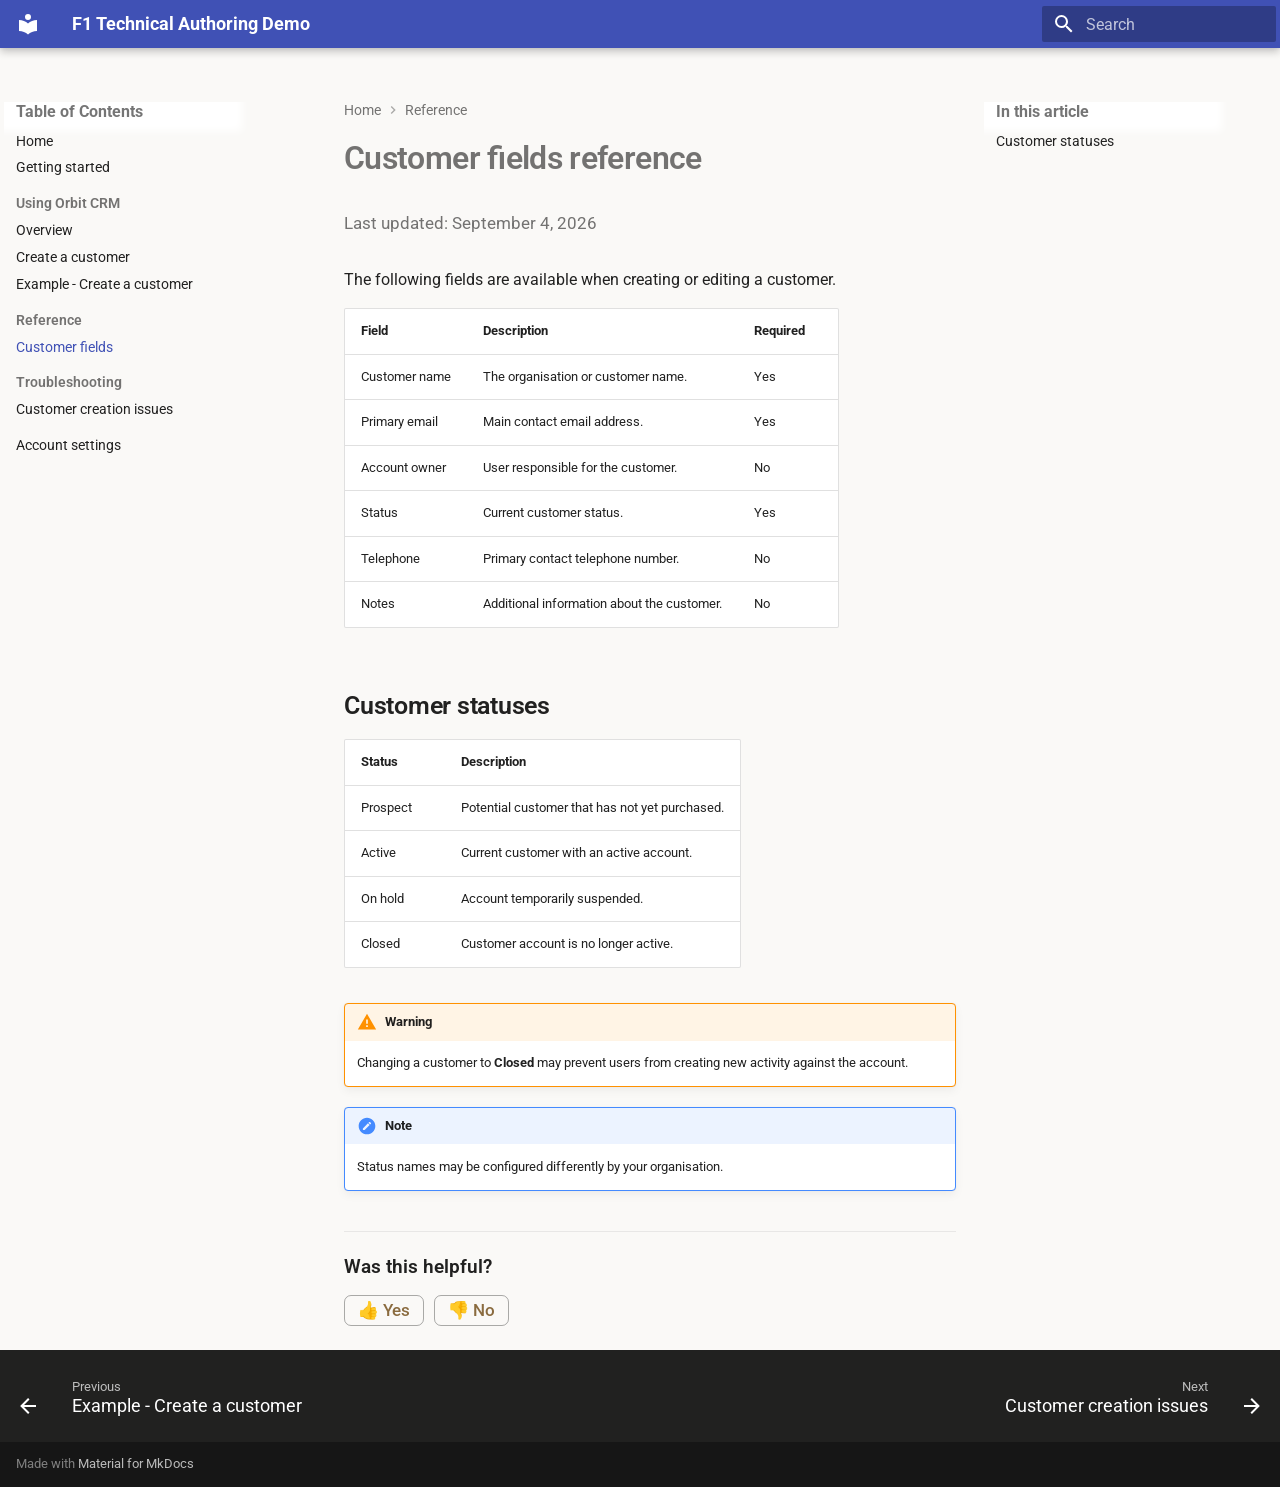
<file: customer-fields-reference/index.html>
<!doctype html>
<html lang="en" class="no-js">
  <head>
    
      <meta charset="utf-8">
      <meta name="viewport" content="width=device-width,initial-scale=1">
      
      
      
      
        <link rel="prev" href="../example-create-customer/">
      
      
        <link rel="next" href="../troubleshooting-customer-creation/">
      
      
        
      
      
      <link rel="icon" href="../assets/images/favicon.png">
      <meta name="generator" content="mkdocs-1.6.1, mkdocs-material-9.7.7">
    
    
      
        <title>Customer fields - F1 Technical Authoring Demo</title>
      
    
    
      <link rel="stylesheet" href="../assets/stylesheets/main.ec1eaa64.min.css">
      
        
        <link rel="stylesheet" href="../assets/stylesheets/palette.ab4e12ef.min.css">
      
      


    
    
      
    
    
      
        
        
        <link rel="preconnect" href="https://fonts.gstatic.com" crossorigin>
        <link rel="stylesheet" href="https://fonts.googleapis.com/css?family=Roboto:300,300i,400,400i,700,700i%7CRoboto+Mono:400,400i,700,700i&display=fallback">
        <style>:root{--md-text-font:"Roboto";--md-code-font:"Roboto Mono"}</style>
      
    
    
      <link rel="stylesheet" href="../stylesheets/extra.css">
    
    <script>__md_scope=new URL("..",location),__md_hash=e=>[...e].reduce(((e,_)=>(e<<5)-e+_.charCodeAt(0)),0),__md_get=(e,_=localStorage,t=__md_scope)=>JSON.parse(_.getItem(t.pathname+"."+e)),__md_set=(e,_,t=localStorage,a=__md_scope)=>{try{t.setItem(a.pathname+"."+e,JSON.stringify(_))}catch(e){}}</script>
    
      

    
    
  </head>
  
  
    
    
      
    
    
    
    
    <body dir="ltr" data-md-color-scheme="default" data-md-color-primary="indigo" data-md-color-accent="indigo">
  
    
    <input class="md-toggle" data-md-toggle="drawer" type="checkbox" id="__drawer" autocomplete="off">
    <input class="md-toggle" data-md-toggle="search" type="checkbox" id="__search" autocomplete="off">
    <label class="md-overlay" for="__drawer"></label>
    <div data-md-component="skip">
      
        
        <a href="#customer-fields-reference" class="md-skip">
          Skip to content
        </a>
      
    </div>
    <div data-md-component="announce">
      
    </div>
    
    
      

  

<header class="md-header md-header--shadow" data-md-component="header">
  <nav class="md-header__inner md-grid" aria-label="Header">
    <a href=".." title="F1 Technical Authoring Demo" class="md-header__button md-logo" aria-label="F1 Technical Authoring Demo" data-md-component="logo">
      
  
  <svg xmlns="http://www.w3.org/2000/svg" viewBox="0 0 24 24"><path d="M12 8a3 3 0 0 0 3-3 3 3 0 0 0-3-3 3 3 0 0 0-3 3 3 3 0 0 0 3 3m0 3.54C9.64 9.35 6.5 8 3 8v11c3.5 0 6.64 1.35 9 3.54 2.36-2.19 5.5-3.54 9-3.54V8c-3.5 0-6.64 1.35-9 3.54"/></svg>

    </a>
    <label class="md-header__button md-icon" for="__drawer">
      
      <svg xmlns="http://www.w3.org/2000/svg" viewBox="0 0 24 24"><path d="M3 6h18v2H3zm0 5h18v2H3zm0 5h18v2H3z"/></svg>
    </label>
    <div class="md-header__title" data-md-component="header-title">
      <div class="md-header__ellipsis">
        <div class="md-header__topic">
          <span class="md-ellipsis">
            F1 Technical Authoring Demo
          </span>
        </div>
        <div class="md-header__topic" data-md-component="header-topic">
          <span class="md-ellipsis">
            
              Customer fields
            
          </span>
        </div>
      </div>
    </div>
    
      
        <form class="md-header__option" data-md-component="palette">
  
    
    
    
    <input class="md-option" data-md-color-media="" data-md-color-scheme="default" data-md-color-primary="indigo" data-md-color-accent="indigo"  aria-hidden="true"  type="radio" name="__palette" id="__palette_0">
    
  
</form>
      
    
    
      <script>var palette=__md_get("__palette");if(palette&&palette.color){if("(prefers-color-scheme)"===palette.color.media){var media=matchMedia("(prefers-color-scheme: light)"),input=document.querySelector(media.matches?"[data-md-color-media='(prefers-color-scheme: light)']":"[data-md-color-media='(prefers-color-scheme: dark)']");palette.color.media=input.getAttribute("data-md-color-media"),palette.color.scheme=input.getAttribute("data-md-color-scheme"),palette.color.primary=input.getAttribute("data-md-color-primary"),palette.color.accent=input.getAttribute("data-md-color-accent")}for(var[key,value]of Object.entries(palette.color))document.body.setAttribute("data-md-color-"+key,value)}</script>
    
    
    
      
      
        <label class="md-header__button md-icon" for="__search">
          
          <svg xmlns="http://www.w3.org/2000/svg" viewBox="0 0 24 24"><path d="M9.5 3A6.5 6.5 0 0 1 16 9.5c0 1.61-.59 3.09-1.56 4.23l.27.27h.79l5 5-1.5 1.5-5-5v-.79l-.27-.27A6.52 6.52 0 0 1 9.5 16 6.5 6.5 0 0 1 3 9.5 6.5 6.5 0 0 1 9.5 3m0 2C7 5 5 7 5 9.5S7 14 9.5 14 14 12 14 9.5 12 5 9.5 5"/></svg>
        </label>
        <div class="md-search" data-md-component="search" role="dialog">
  <label class="md-search__overlay" for="__search"></label>
  <div class="md-search__inner" role="search">
    <form class="md-search__form" name="search">
      <input type="text" class="md-search__input" name="query" aria-label="Search" placeholder="Search" autocapitalize="off" autocorrect="off" autocomplete="off" spellcheck="false" data-md-component="search-query" required>
      <label class="md-search__icon md-icon" for="__search">
        
        <svg xmlns="http://www.w3.org/2000/svg" viewBox="0 0 24 24"><path d="M9.5 3A6.5 6.5 0 0 1 16 9.5c0 1.61-.59 3.09-1.56 4.23l.27.27h.79l5 5-1.5 1.5-5-5v-.79l-.27-.27A6.52 6.52 0 0 1 9.5 16 6.5 6.5 0 0 1 3 9.5 6.5 6.5 0 0 1 9.5 3m0 2C7 5 5 7 5 9.5S7 14 9.5 14 14 12 14 9.5 12 5 9.5 5"/></svg>
        
        <svg xmlns="http://www.w3.org/2000/svg" viewBox="0 0 24 24"><path d="M20 11v2H8l5.5 5.5-1.42 1.42L4.16 12l7.92-7.92L13.5 5.5 8 11z"/></svg>
      </label>
      <nav class="md-search__options" aria-label="Search">
        
        <button type="reset" class="md-search__icon md-icon" title="Clear" aria-label="Clear" tabindex="-1">
          
          <svg xmlns="http://www.w3.org/2000/svg" viewBox="0 0 24 24"><path d="M19 6.41 17.59 5 12 10.59 6.41 5 5 6.41 10.59 12 5 17.59 6.41 19 12 13.41 17.59 19 19 17.59 13.41 12z"/></svg>
        </button>
      </nav>
      
    </form>
    <div class="md-search__output">
      <div class="md-search__scrollwrap" tabindex="0" data-md-scrollfix>
        <div class="md-search-result" data-md-component="search-result">
          <div class="md-search-result__meta">
            Initializing search
          </div>
          <ol class="md-search-result__list" role="presentation"></ol>
        </div>
      </div>
    </div>
  </div>
</div>
      
    
    
  </nav>
  
</header>
    
    <div class="md-container" data-md-component="container">
      
      
        
          
        
      
      <main class="md-main" data-md-component="main">
        <div class="md-main__inner md-grid">
          
            
              
              <div class="md-sidebar md-sidebar--primary" data-md-component="sidebar" data-md-type="navigation" >
                <div class="md-sidebar__scrollwrap">
                  <div class="md-sidebar__inner">
                    



<nav class="md-nav md-nav--primary" aria-label="Navigation" data-md-level="0">
  <label class="md-nav__title" for="__drawer">
    <a href=".." title="F1 Technical Authoring Demo" class="md-nav__button md-logo" aria-label="F1 Technical Authoring Demo" data-md-component="logo">
      
  
  <svg xmlns="http://www.w3.org/2000/svg" viewBox="0 0 24 24"><path d="M12 8a3 3 0 0 0 3-3 3 3 0 0 0-3-3 3 3 0 0 0-3 3 3 3 0 0 0 3 3m0 3.54C9.64 9.35 6.5 8 3 8v11c3.5 0 6.64 1.35 9 3.54 2.36-2.19 5.5-3.54 9-3.54V8c-3.5 0-6.64 1.35-9 3.54"/></svg>

    </a>
    F1 Technical Authoring Demo
  </label>
  
  <ul class="md-nav__list" data-md-scrollfix>
    
      
      
  
  
  
  
    <li class="md-nav__item">
      <a href=".." class="md-nav__link">
        
  
  
  <span class="md-ellipsis">
    
  
    Home
  

    
  </span>
  
  

      </a>
    </li>
  

    
      
      
  
  
  
  
    <li class="md-nav__item">
      <a href="../getting-started/" class="md-nav__link">
        
  
  
  <span class="md-ellipsis">
    
  
    Getting started
  

    
  </span>
  
  

      </a>
    </li>
  

    
      
      
  
  
  
  
    
    
    
    
      
        
        
      
    
    
    <li class="md-nav__item md-nav__item--section md-nav__item--nested">
      
        
        
        <input class="md-nav__toggle md-toggle " type="checkbox" id="__nav_3" >
        
          
          <label class="md-nav__link" for="__nav_3" id="__nav_3_label" tabindex="">
            
  
  
  <span class="md-ellipsis">
    
  
    Using Orbit CRM
  

    
  </span>
  
  

            <span class="md-nav__icon md-icon"></span>
          </label>
        
        <nav class="md-nav" data-md-level="1" aria-labelledby="__nav_3_label" aria-expanded="false">
          <label class="md-nav__title" for="__nav_3">
            <span class="md-nav__icon md-icon"></span>
            
  
    Using Orbit CRM
  

          </label>
          <ul class="md-nav__list" data-md-scrollfix>
            
              
                
  
  
  
  
    <li class="md-nav__item">
      <a href="../overview/" class="md-nav__link">
        
  
  
  <span class="md-ellipsis">
    
  
    Overview
  

    
  </span>
  
  

      </a>
    </li>
  

              
            
              
                
  
  
  
  
    <li class="md-nav__item">
      <a href="../create-customer/" class="md-nav__link">
        
  
  
  <span class="md-ellipsis">
    
  
    Create a customer
  

    
  </span>
  
  

      </a>
    </li>
  

              
            
              
                
  
  
  
  
    <li class="md-nav__item">
      <a href="../example-create-customer/" class="md-nav__link">
        
  
  
  <span class="md-ellipsis">
    
  
    Example - Create a customer
  

    
  </span>
  
  

      </a>
    </li>
  

              
            
          </ul>
        </nav>
      
    </li>
  

    
      
      
  
  
    
  
  
  
    
    
    
    
      
        
        
      
    
    
    <li class="md-nav__item md-nav__item--active md-nav__item--section md-nav__item--nested">
      
        
        
        <input class="md-nav__toggle md-toggle " type="checkbox" id="__nav_4" checked>
        
          
          <label class="md-nav__link" for="__nav_4" id="__nav_4_label" tabindex="">
            
  
  
  <span class="md-ellipsis">
    
  
    Reference
  

    
  </span>
  
  

            <span class="md-nav__icon md-icon"></span>
          </label>
        
        <nav class="md-nav" data-md-level="1" aria-labelledby="__nav_4_label" aria-expanded="true">
          <label class="md-nav__title" for="__nav_4">
            <span class="md-nav__icon md-icon"></span>
            
  
    Reference
  

          </label>
          <ul class="md-nav__list" data-md-scrollfix>
            
              
                
  
  
    
  
  
  
    <li class="md-nav__item md-nav__item--active">
      
      <input class="md-nav__toggle md-toggle" type="checkbox" id="__toc">
      
      
        
      
      
        <label class="md-nav__link md-nav__link--active" for="__toc">
          
  
  
  <span class="md-ellipsis">
    
  
    Customer fields
  

    
  </span>
  
  

          <span class="md-nav__icon md-icon"></span>
        </label>
      
      <a href="./" class="md-nav__link md-nav__link--active">
        
  
  
  <span class="md-ellipsis">
    
  
    Customer fields
  

    
  </span>
  
  

      </a>
      
        

<nav class="md-nav md-nav--secondary" aria-label="Table of contents">
  
  
  
    
  
  
    <label class="md-nav__title" for="__toc">
      <span class="md-nav__icon md-icon"></span>
      Table of contents
    </label>
    <ul class="md-nav__list" data-md-component="toc" data-md-scrollfix>
      
        <li class="md-nav__item">
  <a href="#customer-statuses" class="md-nav__link">
    <span class="md-ellipsis">
      
        Customer statuses
      
    </span>
  </a>
  
</li>
      
    </ul>
  
</nav>
      
    </li>
  

              
            
          </ul>
        </nav>
      
    </li>
  

    
      
      
  
  
  
  
    
    
    
    
      
        
        
      
    
    
    <li class="md-nav__item md-nav__item--section md-nav__item--nested">
      
        
        
        <input class="md-nav__toggle md-toggle " type="checkbox" id="__nav_5" >
        
          
          <label class="md-nav__link" for="__nav_5" id="__nav_5_label" tabindex="">
            
  
  
  <span class="md-ellipsis">
    
  
    Troubleshooting
  

    
  </span>
  
  

            <span class="md-nav__icon md-icon"></span>
          </label>
        
        <nav class="md-nav" data-md-level="1" aria-labelledby="__nav_5_label" aria-expanded="false">
          <label class="md-nav__title" for="__nav_5">
            <span class="md-nav__icon md-icon"></span>
            
  
    Troubleshooting
  

          </label>
          <ul class="md-nav__list" data-md-scrollfix>
            
              
                
  
  
  
  
    <li class="md-nav__item">
      <a href="../troubleshooting-customer-creation/" class="md-nav__link">
        
  
  
  <span class="md-ellipsis">
    
  
    Customer creation issues
  

    
  </span>
  
  

      </a>
    </li>
  

              
            
          </ul>
        </nav>
      
    </li>
  

    
      
      
  
  
  
  
    <li class="md-nav__item">
      <a href="../account-settings/" class="md-nav__link">
        
  
  
  <span class="md-ellipsis">
    
  
    Account settings
  

    
  </span>
  
  

      </a>
    </li>
  

    
  </ul>
</nav>
                  </div>
                </div>
              </div>
            
            
              
              <div class="md-sidebar md-sidebar--secondary" data-md-component="sidebar" data-md-type="toc" >
                <div class="md-sidebar__scrollwrap">
                  <div class="md-sidebar__inner">
                    

<nav class="md-nav md-nav--secondary" aria-label="Table of contents">
  
  
  
    
  
  
    <label class="md-nav__title" for="__toc">
      <span class="md-nav__icon md-icon"></span>
      Table of contents
    </label>
    <ul class="md-nav__list" data-md-component="toc" data-md-scrollfix>
      
        <li class="md-nav__item">
  <a href="#customer-statuses" class="md-nav__link">
    <span class="md-ellipsis">
      
        Customer statuses
      
    </span>
  </a>
  
</li>
      
    </ul>
  
</nav>
                  </div>
                </div>
              </div>
            
          
          
            <div class="md-content" data-md-component="content">
              
                



  


  <nav class="md-path" aria-label="Navigation" >
    <ol class="md-path__list">
      
        
  
  
    <li class="md-path__item">
      <a href=".." class="md-path__link">
        
  <span class="md-ellipsis">
    Home
  </span>

      </a>
    </li>
  

      
      
        
  
  
    
    
      <li class="md-path__item">
        <a href="./" class="md-path__link">
          
  <span class="md-ellipsis">
    Reference
  </span>

        </a>
      </li>
    
  

      
    </ol>
  </nav>

              
              <article class="md-content__inner md-typeset">
                
                  



<h1 id="customer-fields-reference">Customer fields reference</h1>
<div class="page-revision-date">
  Last updated: <span class="git-revision-date-localized-plugin git-revision-date-localized-plugin-date" title="September 4, 2026 08:54:46 UTC">September 4, 2026</span>
</div>

<p>The following fields are available when creating or editing a customer.</p>
<table>
<thead>
<tr>
<th>Field</th>
<th>Description</th>
<th>Required</th>
</tr>
</thead>
<tbody>
<tr>
<td>Customer name</td>
<td>The organisation or customer name.</td>
<td>Yes</td>
</tr>
<tr>
<td>Primary email</td>
<td>Main contact email address.</td>
<td>Yes</td>
</tr>
<tr>
<td>Account owner</td>
<td>User responsible for the customer.</td>
<td>No</td>
</tr>
<tr>
<td>Status</td>
<td>Current customer status.</td>
<td>Yes</td>
</tr>
<tr>
<td>Telephone</td>
<td>Primary contact telephone number.</td>
<td>No</td>
</tr>
<tr>
<td>Notes</td>
<td>Additional information about the customer.</td>
<td>No</td>
</tr>
</tbody>
</table>
<h2 id="customer-statuses">Customer statuses</h2>
<table>
<thead>
<tr>
<th>Status</th>
<th>Description</th>
</tr>
</thead>
<tbody>
<tr>
<td>Prospect</td>
<td>Potential customer that has not yet purchased.</td>
</tr>
<tr>
<td>Active</td>
<td>Current customer with an active account.</td>
</tr>
<tr>
<td>On hold</td>
<td>Account temporarily suspended.</td>
</tr>
<tr>
<td>Closed</td>
<td>Customer account is no longer active.</td>
</tr>
</tbody>
</table>
<div class="admonition warning">
<p class="admonition-title">Warning</p>
<p>Changing a customer to <strong>Closed</strong> may prevent users from creating new activity against the account.</p>
</div>
<div class="admonition note">
<p class="admonition-title">Note</p>
<p>Status names may be configured differently by your organisation.</p>
</div>
<div class="page-feedback">
  <span class="page-feedback__label">Was this helpful?</span>

  <div class="page-feedback__actions">
    <a class="feedback-button"
       href="mailto:YOUR-EMAIL@example.com?subject=Documentation%20feedback%20-%20Helpful">
      👍 Yes
    </a>

    <a class="feedback-button"
       href="mailto:YOUR-EMAIL@example.com?subject=Documentation%20feedback%20-%20Not%20helpful">
      👎 No
    </a>
  </div>
</div>






                
              </article>
            </div>
          
          
<script>var target=document.getElementById(location.hash.slice(1));target&&target.name&&(target.checked=target.name.startsWith("__tabbed_"))</script>
        </div>
        
      </main>
      
        <footer class="md-footer">
  
    
      
      <nav class="md-footer__inner md-grid" aria-label="Footer" >
        
          
          <a href="../example-create-customer/" class="md-footer__link md-footer__link--prev" aria-label="Previous: Example - Create a customer">
            <div class="md-footer__button md-icon">
              
              <svg xmlns="http://www.w3.org/2000/svg" viewBox="0 0 24 24"><path d="M20 11v2H8l5.5 5.5-1.42 1.42L4.16 12l7.92-7.92L13.5 5.5 8 11z"/></svg>
            </div>
            <div class="md-footer__title">
              <span class="md-footer__direction">
                Previous
              </span>
              <div class="md-ellipsis">
                Example - Create a customer
              </div>
            </div>
          </a>
        
        
          
          <a href="../troubleshooting-customer-creation/" class="md-footer__link md-footer__link--next" aria-label="Next: Customer creation issues">
            <div class="md-footer__title">
              <span class="md-footer__direction">
                Next
              </span>
              <div class="md-ellipsis">
                Customer creation issues
              </div>
            </div>
            <div class="md-footer__button md-icon">
              
              <svg xmlns="http://www.w3.org/2000/svg" viewBox="0 0 24 24"><path d="M4 11v2h12l-5.5 5.5 1.42 1.42L19.84 12l-7.92-7.92L10.5 5.5 16 11z"/></svg>
            </div>
          </a>
        
      </nav>
    
  
  <div class="md-footer-meta md-typeset">
    <div class="md-footer-meta__inner md-grid">
      <div class="md-copyright">
  
  
    Made with
    <a href="https://squidfunk.github.io/mkdocs-material/" target="_blank" rel="noopener">
      Material for MkDocs
    </a>
  
</div>
      
    </div>
  </div>
</footer>
      
    </div>
    <div class="md-dialog" data-md-component="dialog">
      <div class="md-dialog__inner md-typeset"></div>
    </div>
    
    
    
      
      
      <script id="__config" type="application/json">{"annotate": null, "base": "..", "features": ["navigation.footer", "navigation.sections", "navigation.path", "toc.follow"], "search": "../assets/javascripts/workers/search.2c215733.min.js", "tags": null, "translations": {"clipboard.copied": "Copied to clipboard", "clipboard.copy": "Copy to clipboard", "search.result.more.one": "1 more on this page", "search.result.more.other": "# more on this page", "search.result.none": "No matching documents", "search.result.one": "1 matching document", "search.result.other": "# matching documents", "search.result.placeholder": "Type to start searching", "search.result.term.missing": "Missing", "select.version": "Select version"}, "version": null}</script>
    
    
      <script src="../assets/javascripts/bundle.d7400e89.min.js"></script>
      
    
  </body>
</html>
</file>
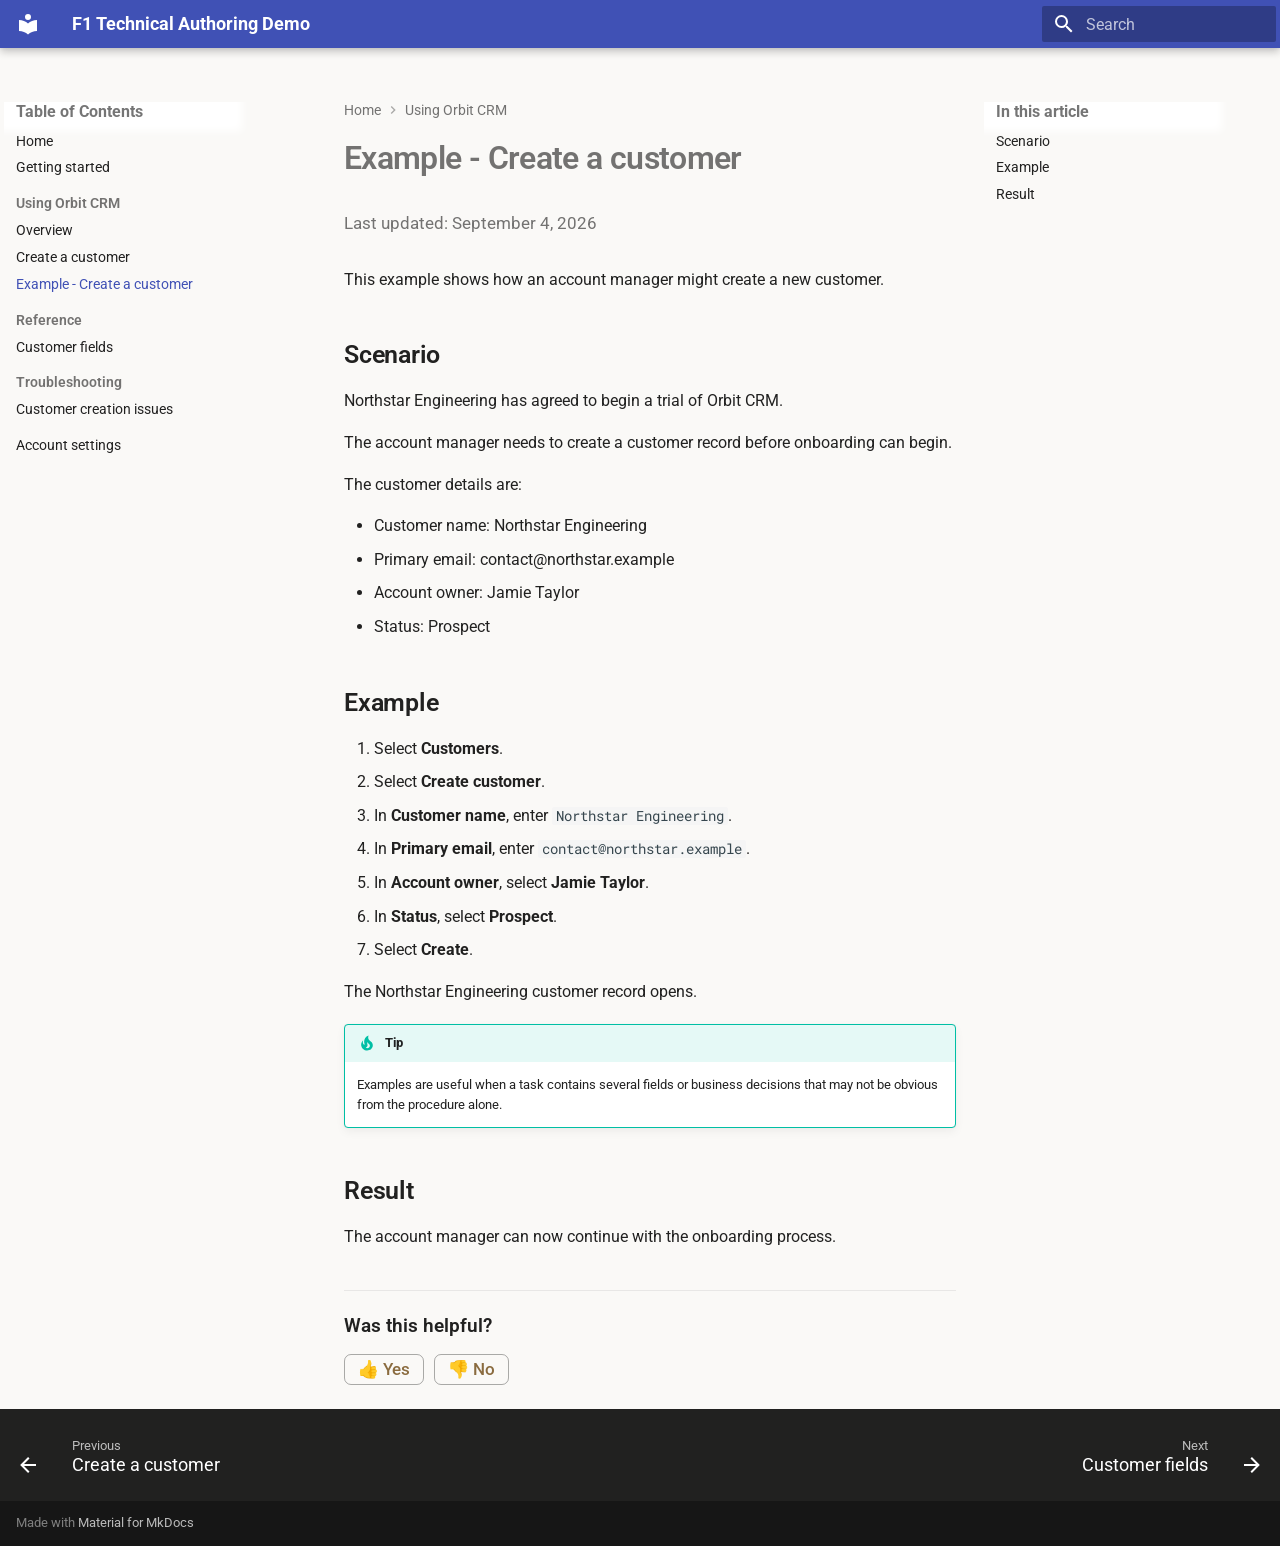
<file: example-create-customer/index.html>
<!doctype html>
<html lang="en" class="no-js">
  <head>
    
      <meta charset="utf-8">
      <meta name="viewport" content="width=device-width,initial-scale=1">
      
      
      
      
        <link rel="prev" href="../create-customer/">
      
      
        <link rel="next" href="../customer-fields-reference/">
      
      
        
      
      
      <link rel="icon" href="../assets/images/favicon.png">
      <meta name="generator" content="mkdocs-1.6.1, mkdocs-material-9.7.7">
    
    
      
        <title>Example - Create a customer - F1 Technical Authoring Demo</title>
      
    
    
      <link rel="stylesheet" href="../assets/stylesheets/main.ec1eaa64.min.css">
      
        
        <link rel="stylesheet" href="../assets/stylesheets/palette.ab4e12ef.min.css">
      
      


    
    
      
    
    
      
        
        
        <link rel="preconnect" href="https://fonts.gstatic.com" crossorigin>
        <link rel="stylesheet" href="https://fonts.googleapis.com/css?family=Roboto:300,300i,400,400i,700,700i%7CRoboto+Mono:400,400i,700,700i&display=fallback">
        <style>:root{--md-text-font:"Roboto";--md-code-font:"Roboto Mono"}</style>
      
    
    
      <link rel="stylesheet" href="../stylesheets/extra.css">
    
    <script>__md_scope=new URL("..",location),__md_hash=e=>[...e].reduce(((e,_)=>(e<<5)-e+_.charCodeAt(0)),0),__md_get=(e,_=localStorage,t=__md_scope)=>JSON.parse(_.getItem(t.pathname+"."+e)),__md_set=(e,_,t=localStorage,a=__md_scope)=>{try{t.setItem(a.pathname+"."+e,JSON.stringify(_))}catch(e){}}</script>
    
      

    
    
  </head>
  
  
    
    
      
    
    
    
    
    <body dir="ltr" data-md-color-scheme="default" data-md-color-primary="indigo" data-md-color-accent="indigo">
  
    
    <input class="md-toggle" data-md-toggle="drawer" type="checkbox" id="__drawer" autocomplete="off">
    <input class="md-toggle" data-md-toggle="search" type="checkbox" id="__search" autocomplete="off">
    <label class="md-overlay" for="__drawer"></label>
    <div data-md-component="skip">
      
        
        <a href="#example-create-a-customer" class="md-skip">
          Skip to content
        </a>
      
    </div>
    <div data-md-component="announce">
      
    </div>
    
    
      

  

<header class="md-header md-header--shadow" data-md-component="header">
  <nav class="md-header__inner md-grid" aria-label="Header">
    <a href=".." title="F1 Technical Authoring Demo" class="md-header__button md-logo" aria-label="F1 Technical Authoring Demo" data-md-component="logo">
      
  
  <svg xmlns="http://www.w3.org/2000/svg" viewBox="0 0 24 24"><path d="M12 8a3 3 0 0 0 3-3 3 3 0 0 0-3-3 3 3 0 0 0-3 3 3 3 0 0 0 3 3m0 3.54C9.64 9.35 6.5 8 3 8v11c3.5 0 6.64 1.35 9 3.54 2.36-2.19 5.5-3.54 9-3.54V8c-3.5 0-6.64 1.35-9 3.54"/></svg>

    </a>
    <label class="md-header__button md-icon" for="__drawer">
      
      <svg xmlns="http://www.w3.org/2000/svg" viewBox="0 0 24 24"><path d="M3 6h18v2H3zm0 5h18v2H3zm0 5h18v2H3z"/></svg>
    </label>
    <div class="md-header__title" data-md-component="header-title">
      <div class="md-header__ellipsis">
        <div class="md-header__topic">
          <span class="md-ellipsis">
            F1 Technical Authoring Demo
          </span>
        </div>
        <div class="md-header__topic" data-md-component="header-topic">
          <span class="md-ellipsis">
            
              Example - Create a customer
            
          </span>
        </div>
      </div>
    </div>
    
      
        <form class="md-header__option" data-md-component="palette">
  
    
    
    
    <input class="md-option" data-md-color-media="" data-md-color-scheme="default" data-md-color-primary="indigo" data-md-color-accent="indigo"  aria-hidden="true"  type="radio" name="__palette" id="__palette_0">
    
  
</form>
      
    
    
      <script>var palette=__md_get("__palette");if(palette&&palette.color){if("(prefers-color-scheme)"===palette.color.media){var media=matchMedia("(prefers-color-scheme: light)"),input=document.querySelector(media.matches?"[data-md-color-media='(prefers-color-scheme: light)']":"[data-md-color-media='(prefers-color-scheme: dark)']");palette.color.media=input.getAttribute("data-md-color-media"),palette.color.scheme=input.getAttribute("data-md-color-scheme"),palette.color.primary=input.getAttribute("data-md-color-primary"),palette.color.accent=input.getAttribute("data-md-color-accent")}for(var[key,value]of Object.entries(palette.color))document.body.setAttribute("data-md-color-"+key,value)}</script>
    
    
    
      
      
        <label class="md-header__button md-icon" for="__search">
          
          <svg xmlns="http://www.w3.org/2000/svg" viewBox="0 0 24 24"><path d="M9.5 3A6.5 6.5 0 0 1 16 9.5c0 1.61-.59 3.09-1.56 4.23l.27.27h.79l5 5-1.5 1.5-5-5v-.79l-.27-.27A6.52 6.52 0 0 1 9.5 16 6.5 6.5 0 0 1 3 9.5 6.5 6.5 0 0 1 9.5 3m0 2C7 5 5 7 5 9.5S7 14 9.5 14 14 12 14 9.5 12 5 9.5 5"/></svg>
        </label>
        <div class="md-search" data-md-component="search" role="dialog">
  <label class="md-search__overlay" for="__search"></label>
  <div class="md-search__inner" role="search">
    <form class="md-search__form" name="search">
      <input type="text" class="md-search__input" name="query" aria-label="Search" placeholder="Search" autocapitalize="off" autocorrect="off" autocomplete="off" spellcheck="false" data-md-component="search-query" required>
      <label class="md-search__icon md-icon" for="__search">
        
        <svg xmlns="http://www.w3.org/2000/svg" viewBox="0 0 24 24"><path d="M9.5 3A6.5 6.5 0 0 1 16 9.5c0 1.61-.59 3.09-1.56 4.23l.27.27h.79l5 5-1.5 1.5-5-5v-.79l-.27-.27A6.52 6.52 0 0 1 9.5 16 6.5 6.5 0 0 1 3 9.5 6.5 6.5 0 0 1 9.5 3m0 2C7 5 5 7 5 9.5S7 14 9.5 14 14 12 14 9.5 12 5 9.5 5"/></svg>
        
        <svg xmlns="http://www.w3.org/2000/svg" viewBox="0 0 24 24"><path d="M20 11v2H8l5.5 5.5-1.42 1.42L4.16 12l7.92-7.92L13.5 5.5 8 11z"/></svg>
      </label>
      <nav class="md-search__options" aria-label="Search">
        
        <button type="reset" class="md-search__icon md-icon" title="Clear" aria-label="Clear" tabindex="-1">
          
          <svg xmlns="http://www.w3.org/2000/svg" viewBox="0 0 24 24"><path d="M19 6.41 17.59 5 12 10.59 6.41 5 5 6.41 10.59 12 5 17.59 6.41 19 12 13.41 17.59 19 19 17.59 13.41 12z"/></svg>
        </button>
      </nav>
      
    </form>
    <div class="md-search__output">
      <div class="md-search__scrollwrap" tabindex="0" data-md-scrollfix>
        <div class="md-search-result" data-md-component="search-result">
          <div class="md-search-result__meta">
            Initializing search
          </div>
          <ol class="md-search-result__list" role="presentation"></ol>
        </div>
      </div>
    </div>
  </div>
</div>
      
    
    
  </nav>
  
</header>
    
    <div class="md-container" data-md-component="container">
      
      
        
          
        
      
      <main class="md-main" data-md-component="main">
        <div class="md-main__inner md-grid">
          
            
              
              <div class="md-sidebar md-sidebar--primary" data-md-component="sidebar" data-md-type="navigation" >
                <div class="md-sidebar__scrollwrap">
                  <div class="md-sidebar__inner">
                    



<nav class="md-nav md-nav--primary" aria-label="Navigation" data-md-level="0">
  <label class="md-nav__title" for="__drawer">
    <a href=".." title="F1 Technical Authoring Demo" class="md-nav__button md-logo" aria-label="F1 Technical Authoring Demo" data-md-component="logo">
      
  
  <svg xmlns="http://www.w3.org/2000/svg" viewBox="0 0 24 24"><path d="M12 8a3 3 0 0 0 3-3 3 3 0 0 0-3-3 3 3 0 0 0-3 3 3 3 0 0 0 3 3m0 3.54C9.64 9.35 6.5 8 3 8v11c3.5 0 6.64 1.35 9 3.54 2.36-2.19 5.5-3.54 9-3.54V8c-3.5 0-6.64 1.35-9 3.54"/></svg>

    </a>
    F1 Technical Authoring Demo
  </label>
  
  <ul class="md-nav__list" data-md-scrollfix>
    
      
      
  
  
  
  
    <li class="md-nav__item">
      <a href=".." class="md-nav__link">
        
  
  
  <span class="md-ellipsis">
    
  
    Home
  

    
  </span>
  
  

      </a>
    </li>
  

    
      
      
  
  
  
  
    <li class="md-nav__item">
      <a href="../getting-started/" class="md-nav__link">
        
  
  
  <span class="md-ellipsis">
    
  
    Getting started
  

    
  </span>
  
  

      </a>
    </li>
  

    
      
      
  
  
    
  
  
  
    
    
    
    
      
        
        
      
    
    
    <li class="md-nav__item md-nav__item--active md-nav__item--section md-nav__item--nested">
      
        
        
        <input class="md-nav__toggle md-toggle " type="checkbox" id="__nav_3" checked>
        
          
          <label class="md-nav__link" for="__nav_3" id="__nav_3_label" tabindex="">
            
  
  
  <span class="md-ellipsis">
    
  
    Using Orbit CRM
  

    
  </span>
  
  

            <span class="md-nav__icon md-icon"></span>
          </label>
        
        <nav class="md-nav" data-md-level="1" aria-labelledby="__nav_3_label" aria-expanded="true">
          <label class="md-nav__title" for="__nav_3">
            <span class="md-nav__icon md-icon"></span>
            
  
    Using Orbit CRM
  

          </label>
          <ul class="md-nav__list" data-md-scrollfix>
            
              
                
  
  
  
  
    <li class="md-nav__item">
      <a href="../overview/" class="md-nav__link">
        
  
  
  <span class="md-ellipsis">
    
  
    Overview
  

    
  </span>
  
  

      </a>
    </li>
  

              
            
              
                
  
  
  
  
    <li class="md-nav__item">
      <a href="../create-customer/" class="md-nav__link">
        
  
  
  <span class="md-ellipsis">
    
  
    Create a customer
  

    
  </span>
  
  

      </a>
    </li>
  

              
            
              
                
  
  
    
  
  
  
    <li class="md-nav__item md-nav__item--active">
      
      <input class="md-nav__toggle md-toggle" type="checkbox" id="__toc">
      
      
        
      
      
        <label class="md-nav__link md-nav__link--active" for="__toc">
          
  
  
  <span class="md-ellipsis">
    
  
    Example - Create a customer
  

    
  </span>
  
  

          <span class="md-nav__icon md-icon"></span>
        </label>
      
      <a href="./" class="md-nav__link md-nav__link--active">
        
  
  
  <span class="md-ellipsis">
    
  
    Example - Create a customer
  

    
  </span>
  
  

      </a>
      
        

<nav class="md-nav md-nav--secondary" aria-label="Table of contents">
  
  
  
    
  
  
    <label class="md-nav__title" for="__toc">
      <span class="md-nav__icon md-icon"></span>
      Table of contents
    </label>
    <ul class="md-nav__list" data-md-component="toc" data-md-scrollfix>
      
        <li class="md-nav__item">
  <a href="#scenario" class="md-nav__link">
    <span class="md-ellipsis">
      
        Scenario
      
    </span>
  </a>
  
</li>
      
        <li class="md-nav__item">
  <a href="#example" class="md-nav__link">
    <span class="md-ellipsis">
      
        Example
      
    </span>
  </a>
  
</li>
      
        <li class="md-nav__item">
  <a href="#result" class="md-nav__link">
    <span class="md-ellipsis">
      
        Result
      
    </span>
  </a>
  
</li>
      
    </ul>
  
</nav>
      
    </li>
  

              
            
          </ul>
        </nav>
      
    </li>
  

    
      
      
  
  
  
  
    
    
    
    
      
        
        
      
    
    
    <li class="md-nav__item md-nav__item--section md-nav__item--nested">
      
        
        
        <input class="md-nav__toggle md-toggle " type="checkbox" id="__nav_4" >
        
          
          <label class="md-nav__link" for="__nav_4" id="__nav_4_label" tabindex="">
            
  
  
  <span class="md-ellipsis">
    
  
    Reference
  

    
  </span>
  
  

            <span class="md-nav__icon md-icon"></span>
          </label>
        
        <nav class="md-nav" data-md-level="1" aria-labelledby="__nav_4_label" aria-expanded="false">
          <label class="md-nav__title" for="__nav_4">
            <span class="md-nav__icon md-icon"></span>
            
  
    Reference
  

          </label>
          <ul class="md-nav__list" data-md-scrollfix>
            
              
                
  
  
  
  
    <li class="md-nav__item">
      <a href="../customer-fields-reference/" class="md-nav__link">
        
  
  
  <span class="md-ellipsis">
    
  
    Customer fields
  

    
  </span>
  
  

      </a>
    </li>
  

              
            
          </ul>
        </nav>
      
    </li>
  

    
      
      
  
  
  
  
    
    
    
    
      
        
        
      
    
    
    <li class="md-nav__item md-nav__item--section md-nav__item--nested">
      
        
        
        <input class="md-nav__toggle md-toggle " type="checkbox" id="__nav_5" >
        
          
          <label class="md-nav__link" for="__nav_5" id="__nav_5_label" tabindex="">
            
  
  
  <span class="md-ellipsis">
    
  
    Troubleshooting
  

    
  </span>
  
  

            <span class="md-nav__icon md-icon"></span>
          </label>
        
        <nav class="md-nav" data-md-level="1" aria-labelledby="__nav_5_label" aria-expanded="false">
          <label class="md-nav__title" for="__nav_5">
            <span class="md-nav__icon md-icon"></span>
            
  
    Troubleshooting
  

          </label>
          <ul class="md-nav__list" data-md-scrollfix>
            
              
                
  
  
  
  
    <li class="md-nav__item">
      <a href="../troubleshooting-customer-creation/" class="md-nav__link">
        
  
  
  <span class="md-ellipsis">
    
  
    Customer creation issues
  

    
  </span>
  
  

      </a>
    </li>
  

              
            
          </ul>
        </nav>
      
    </li>
  

    
      
      
  
  
  
  
    <li class="md-nav__item">
      <a href="../account-settings/" class="md-nav__link">
        
  
  
  <span class="md-ellipsis">
    
  
    Account settings
  

    
  </span>
  
  

      </a>
    </li>
  

    
  </ul>
</nav>
                  </div>
                </div>
              </div>
            
            
              
              <div class="md-sidebar md-sidebar--secondary" data-md-component="sidebar" data-md-type="toc" >
                <div class="md-sidebar__scrollwrap">
                  <div class="md-sidebar__inner">
                    

<nav class="md-nav md-nav--secondary" aria-label="Table of contents">
  
  
  
    
  
  
    <label class="md-nav__title" for="__toc">
      <span class="md-nav__icon md-icon"></span>
      Table of contents
    </label>
    <ul class="md-nav__list" data-md-component="toc" data-md-scrollfix>
      
        <li class="md-nav__item">
  <a href="#scenario" class="md-nav__link">
    <span class="md-ellipsis">
      
        Scenario
      
    </span>
  </a>
  
</li>
      
        <li class="md-nav__item">
  <a href="#example" class="md-nav__link">
    <span class="md-ellipsis">
      
        Example
      
    </span>
  </a>
  
</li>
      
        <li class="md-nav__item">
  <a href="#result" class="md-nav__link">
    <span class="md-ellipsis">
      
        Result
      
    </span>
  </a>
  
</li>
      
    </ul>
  
</nav>
                  </div>
                </div>
              </div>
            
          
          
            <div class="md-content" data-md-component="content">
              
                



  


  <nav class="md-path" aria-label="Navigation" >
    <ol class="md-path__list">
      
        
  
  
    <li class="md-path__item">
      <a href=".." class="md-path__link">
        
  <span class="md-ellipsis">
    Home
  </span>

      </a>
    </li>
  

      
      
        
  
  
    
    
      <li class="md-path__item">
        <a href="../overview/" class="md-path__link">
          
  <span class="md-ellipsis">
    Using Orbit CRM
  </span>

        </a>
      </li>
    
  

      
    </ol>
  </nav>

              
              <article class="md-content__inner md-typeset">
                
                  



<h1 id="example-create-a-customer">Example - Create a customer</h1>
<div class="page-revision-date">
  Last updated: <span class="git-revision-date-localized-plugin git-revision-date-localized-plugin-date" title="September 4, 2026 08:50:35 UTC">September 4, 2026</span>
</div>

<p>This example shows how an account manager might create a new customer.</p>
<h2 id="scenario">Scenario</h2>
<p>Northstar Engineering has agreed to begin a trial of Orbit CRM.</p>
<p>The account manager needs to create a customer record before onboarding can begin.</p>
<p>The customer details are:</p>
<ul>
<li>Customer name: Northstar Engineering</li>
<li>Primary email: contact@northstar.example</li>
<li>Account owner: Jamie Taylor</li>
<li>Status: Prospect</li>
</ul>
<h2 id="example">Example</h2>
<ol>
<li>Select <strong>Customers</strong>.</li>
<li>Select <strong>Create customer</strong>.</li>
<li>In <strong>Customer name</strong>, enter <code>Northstar Engineering</code>.</li>
<li>In <strong>Primary email</strong>, enter <code>contact@northstar.example</code>.</li>
<li>In <strong>Account owner</strong>, select <strong>Jamie Taylor</strong>.</li>
<li>In <strong>Status</strong>, select <strong>Prospect</strong>.</li>
<li>Select <strong>Create</strong>.</li>
</ol>
<p>The Northstar Engineering customer record opens.</p>
<div class="admonition tip">
<p class="admonition-title">Tip</p>
<p>Examples are useful when a task contains several fields or business decisions that may not be obvious from the procedure alone.</p>
</div>
<h2 id="result">Result</h2>
<p>The account manager can now continue with the onboarding process.</p>
<div class="page-feedback">
  <span class="page-feedback__label">Was this helpful?</span>

  <div class="page-feedback__actions">
    <a class="feedback-button"
       href="mailto:YOUR-EMAIL@example.com?subject=Documentation%20feedback%20-%20Helpful">
      👍 Yes
    </a>

    <a class="feedback-button"
       href="mailto:YOUR-EMAIL@example.com?subject=Documentation%20feedback%20-%20Not%20helpful">
      👎 No
    </a>
  </div>
</div>






                
              </article>
            </div>
          
          
<script>var target=document.getElementById(location.hash.slice(1));target&&target.name&&(target.checked=target.name.startsWith("__tabbed_"))</script>
        </div>
        
      </main>
      
        <footer class="md-footer">
  
    
      
      <nav class="md-footer__inner md-grid" aria-label="Footer" >
        
          
          <a href="../create-customer/" class="md-footer__link md-footer__link--prev" aria-label="Previous: Create a customer">
            <div class="md-footer__button md-icon">
              
              <svg xmlns="http://www.w3.org/2000/svg" viewBox="0 0 24 24"><path d="M20 11v2H8l5.5 5.5-1.42 1.42L4.16 12l7.92-7.92L13.5 5.5 8 11z"/></svg>
            </div>
            <div class="md-footer__title">
              <span class="md-footer__direction">
                Previous
              </span>
              <div class="md-ellipsis">
                Create a customer
              </div>
            </div>
          </a>
        
        
          
          <a href="../customer-fields-reference/" class="md-footer__link md-footer__link--next" aria-label="Next: Customer fields">
            <div class="md-footer__title">
              <span class="md-footer__direction">
                Next
              </span>
              <div class="md-ellipsis">
                Customer fields
              </div>
            </div>
            <div class="md-footer__button md-icon">
              
              <svg xmlns="http://www.w3.org/2000/svg" viewBox="0 0 24 24"><path d="M4 11v2h12l-5.5 5.5 1.42 1.42L19.84 12l-7.92-7.92L10.5 5.5 16 11z"/></svg>
            </div>
          </a>
        
      </nav>
    
  
  <div class="md-footer-meta md-typeset">
    <div class="md-footer-meta__inner md-grid">
      <div class="md-copyright">
  
  
    Made with
    <a href="https://squidfunk.github.io/mkdocs-material/" target="_blank" rel="noopener">
      Material for MkDocs
    </a>
  
</div>
      
    </div>
  </div>
</footer>
      
    </div>
    <div class="md-dialog" data-md-component="dialog">
      <div class="md-dialog__inner md-typeset"></div>
    </div>
    
    
    
      
      
      <script id="__config" type="application/json">{"annotate": null, "base": "..", "features": ["navigation.footer", "navigation.sections", "navigation.path", "toc.follow"], "search": "../assets/javascripts/workers/search.2c215733.min.js", "tags": null, "translations": {"clipboard.copied": "Copied to clipboard", "clipboard.copy": "Copy to clipboard", "search.result.more.one": "1 more on this page", "search.result.more.other": "# more on this page", "search.result.none": "No matching documents", "search.result.one": "1 matching document", "search.result.other": "# matching documents", "search.result.placeholder": "Type to start searching", "search.result.term.missing": "Missing", "select.version": "Select version"}, "version": null}</script>
    
    
      <script src="../assets/javascripts/bundle.d7400e89.min.js"></script>
      
    
  </body>
</html>
</file>
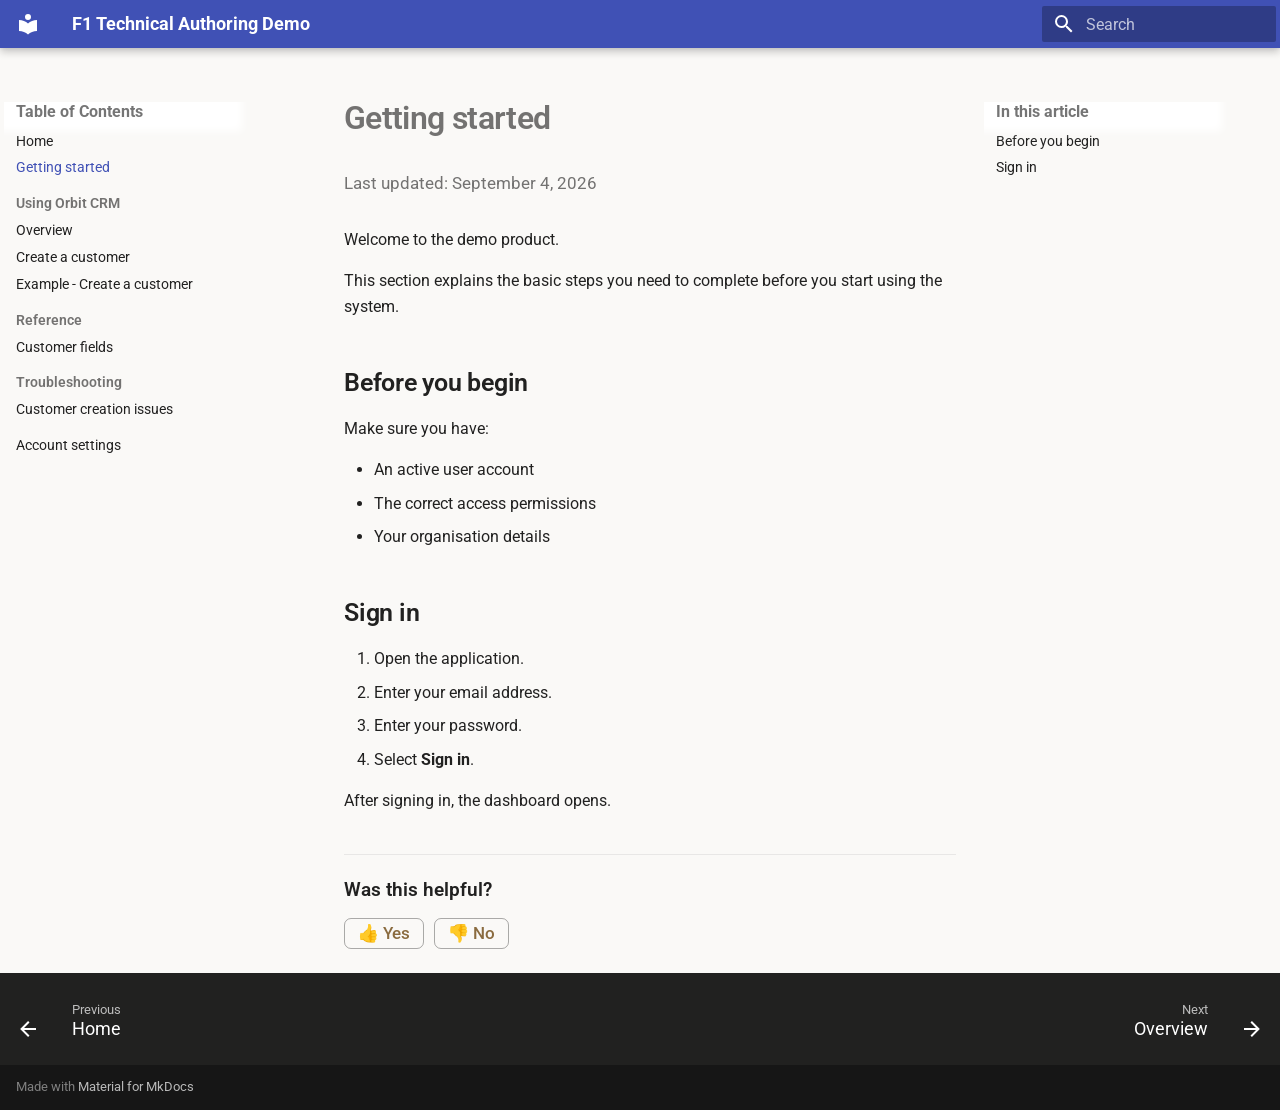
<file: getting-started/index.html>
<!doctype html>
<html lang="en" class="no-js">
  <head>
    
      <meta charset="utf-8">
      <meta name="viewport" content="width=device-width,initial-scale=1">
      
      
      
      
        <link rel="prev" href="..">
      
      
        <link rel="next" href="../overview/">
      
      
        
      
      
      <link rel="icon" href="../assets/images/favicon.png">
      <meta name="generator" content="mkdocs-1.6.1, mkdocs-material-9.7.7">
    
    
      
        <title>Getting started - F1 Technical Authoring Demo</title>
      
    
    
      <link rel="stylesheet" href="../assets/stylesheets/main.ec1eaa64.min.css">
      
        
        <link rel="stylesheet" href="../assets/stylesheets/palette.ab4e12ef.min.css">
      
      


    
    
      
    
    
      
        
        
        <link rel="preconnect" href="https://fonts.gstatic.com" crossorigin>
        <link rel="stylesheet" href="https://fonts.googleapis.com/css?family=Roboto:300,300i,400,400i,700,700i%7CRoboto+Mono:400,400i,700,700i&display=fallback">
        <style>:root{--md-text-font:"Roboto";--md-code-font:"Roboto Mono"}</style>
      
    
    
      <link rel="stylesheet" href="../stylesheets/extra.css">
    
    <script>__md_scope=new URL("..",location),__md_hash=e=>[...e].reduce(((e,_)=>(e<<5)-e+_.charCodeAt(0)),0),__md_get=(e,_=localStorage,t=__md_scope)=>JSON.parse(_.getItem(t.pathname+"."+e)),__md_set=(e,_,t=localStorage,a=__md_scope)=>{try{t.setItem(a.pathname+"."+e,JSON.stringify(_))}catch(e){}}</script>
    
      

    
    
  </head>
  
  
    
    
      
    
    
    
    
    <body dir="ltr" data-md-color-scheme="default" data-md-color-primary="indigo" data-md-color-accent="indigo">
  
    
    <input class="md-toggle" data-md-toggle="drawer" type="checkbox" id="__drawer" autocomplete="off">
    <input class="md-toggle" data-md-toggle="search" type="checkbox" id="__search" autocomplete="off">
    <label class="md-overlay" for="__drawer"></label>
    <div data-md-component="skip">
      
        
        <a href="#getting-started" class="md-skip">
          Skip to content
        </a>
      
    </div>
    <div data-md-component="announce">
      
    </div>
    
    
      

  

<header class="md-header md-header--shadow" data-md-component="header">
  <nav class="md-header__inner md-grid" aria-label="Header">
    <a href=".." title="F1 Technical Authoring Demo" class="md-header__button md-logo" aria-label="F1 Technical Authoring Demo" data-md-component="logo">
      
  
  <svg xmlns="http://www.w3.org/2000/svg" viewBox="0 0 24 24"><path d="M12 8a3 3 0 0 0 3-3 3 3 0 0 0-3-3 3 3 0 0 0-3 3 3 3 0 0 0 3 3m0 3.54C9.64 9.35 6.5 8 3 8v11c3.5 0 6.64 1.35 9 3.54 2.36-2.19 5.5-3.54 9-3.54V8c-3.5 0-6.64 1.35-9 3.54"/></svg>

    </a>
    <label class="md-header__button md-icon" for="__drawer">
      
      <svg xmlns="http://www.w3.org/2000/svg" viewBox="0 0 24 24"><path d="M3 6h18v2H3zm0 5h18v2H3zm0 5h18v2H3z"/></svg>
    </label>
    <div class="md-header__title" data-md-component="header-title">
      <div class="md-header__ellipsis">
        <div class="md-header__topic">
          <span class="md-ellipsis">
            F1 Technical Authoring Demo
          </span>
        </div>
        <div class="md-header__topic" data-md-component="header-topic">
          <span class="md-ellipsis">
            
              Getting started
            
          </span>
        </div>
      </div>
    </div>
    
      
        <form class="md-header__option" data-md-component="palette">
  
    
    
    
    <input class="md-option" data-md-color-media="" data-md-color-scheme="default" data-md-color-primary="indigo" data-md-color-accent="indigo"  aria-hidden="true"  type="radio" name="__palette" id="__palette_0">
    
  
</form>
      
    
    
      <script>var palette=__md_get("__palette");if(palette&&palette.color){if("(prefers-color-scheme)"===palette.color.media){var media=matchMedia("(prefers-color-scheme: light)"),input=document.querySelector(media.matches?"[data-md-color-media='(prefers-color-scheme: light)']":"[data-md-color-media='(prefers-color-scheme: dark)']");palette.color.media=input.getAttribute("data-md-color-media"),palette.color.scheme=input.getAttribute("data-md-color-scheme"),palette.color.primary=input.getAttribute("data-md-color-primary"),palette.color.accent=input.getAttribute("data-md-color-accent")}for(var[key,value]of Object.entries(palette.color))document.body.setAttribute("data-md-color-"+key,value)}</script>
    
    
    
      
      
        <label class="md-header__button md-icon" for="__search">
          
          <svg xmlns="http://www.w3.org/2000/svg" viewBox="0 0 24 24"><path d="M9.5 3A6.5 6.5 0 0 1 16 9.5c0 1.61-.59 3.09-1.56 4.23l.27.27h.79l5 5-1.5 1.5-5-5v-.79l-.27-.27A6.52 6.52 0 0 1 9.5 16 6.5 6.5 0 0 1 3 9.5 6.5 6.5 0 0 1 9.5 3m0 2C7 5 5 7 5 9.5S7 14 9.5 14 14 12 14 9.5 12 5 9.5 5"/></svg>
        </label>
        <div class="md-search" data-md-component="search" role="dialog">
  <label class="md-search__overlay" for="__search"></label>
  <div class="md-search__inner" role="search">
    <form class="md-search__form" name="search">
      <input type="text" class="md-search__input" name="query" aria-label="Search" placeholder="Search" autocapitalize="off" autocorrect="off" autocomplete="off" spellcheck="false" data-md-component="search-query" required>
      <label class="md-search__icon md-icon" for="__search">
        
        <svg xmlns="http://www.w3.org/2000/svg" viewBox="0 0 24 24"><path d="M9.5 3A6.5 6.5 0 0 1 16 9.5c0 1.61-.59 3.09-1.56 4.23l.27.27h.79l5 5-1.5 1.5-5-5v-.79l-.27-.27A6.52 6.52 0 0 1 9.5 16 6.5 6.5 0 0 1 3 9.5 6.5 6.5 0 0 1 9.5 3m0 2C7 5 5 7 5 9.5S7 14 9.5 14 14 12 14 9.5 12 5 9.5 5"/></svg>
        
        <svg xmlns="http://www.w3.org/2000/svg" viewBox="0 0 24 24"><path d="M20 11v2H8l5.5 5.5-1.42 1.42L4.16 12l7.92-7.92L13.5 5.5 8 11z"/></svg>
      </label>
      <nav class="md-search__options" aria-label="Search">
        
        <button type="reset" class="md-search__icon md-icon" title="Clear" aria-label="Clear" tabindex="-1">
          
          <svg xmlns="http://www.w3.org/2000/svg" viewBox="0 0 24 24"><path d="M19 6.41 17.59 5 12 10.59 6.41 5 5 6.41 10.59 12 5 17.59 6.41 19 12 13.41 17.59 19 19 17.59 13.41 12z"/></svg>
        </button>
      </nav>
      
    </form>
    <div class="md-search__output">
      <div class="md-search__scrollwrap" tabindex="0" data-md-scrollfix>
        <div class="md-search-result" data-md-component="search-result">
          <div class="md-search-result__meta">
            Initializing search
          </div>
          <ol class="md-search-result__list" role="presentation"></ol>
        </div>
      </div>
    </div>
  </div>
</div>
      
    
    
  </nav>
  
</header>
    
    <div class="md-container" data-md-component="container">
      
      
        
          
        
      
      <main class="md-main" data-md-component="main">
        <div class="md-main__inner md-grid">
          
            
              
              <div class="md-sidebar md-sidebar--primary" data-md-component="sidebar" data-md-type="navigation" >
                <div class="md-sidebar__scrollwrap">
                  <div class="md-sidebar__inner">
                    



<nav class="md-nav md-nav--primary" aria-label="Navigation" data-md-level="0">
  <label class="md-nav__title" for="__drawer">
    <a href=".." title="F1 Technical Authoring Demo" class="md-nav__button md-logo" aria-label="F1 Technical Authoring Demo" data-md-component="logo">
      
  
  <svg xmlns="http://www.w3.org/2000/svg" viewBox="0 0 24 24"><path d="M12 8a3 3 0 0 0 3-3 3 3 0 0 0-3-3 3 3 0 0 0-3 3 3 3 0 0 0 3 3m0 3.54C9.64 9.35 6.5 8 3 8v11c3.5 0 6.64 1.35 9 3.54 2.36-2.19 5.5-3.54 9-3.54V8c-3.5 0-6.64 1.35-9 3.54"/></svg>

    </a>
    F1 Technical Authoring Demo
  </label>
  
  <ul class="md-nav__list" data-md-scrollfix>
    
      
      
  
  
  
  
    <li class="md-nav__item">
      <a href=".." class="md-nav__link">
        
  
  
  <span class="md-ellipsis">
    
  
    Home
  

    
  </span>
  
  

      </a>
    </li>
  

    
      
      
  
  
    
  
  
  
    <li class="md-nav__item md-nav__item--active">
      
      <input class="md-nav__toggle md-toggle" type="checkbox" id="__toc">
      
      
        
      
      
        <label class="md-nav__link md-nav__link--active" for="__toc">
          
  
  
  <span class="md-ellipsis">
    
  
    Getting started
  

    
  </span>
  
  

          <span class="md-nav__icon md-icon"></span>
        </label>
      
      <a href="./" class="md-nav__link md-nav__link--active">
        
  
  
  <span class="md-ellipsis">
    
  
    Getting started
  

    
  </span>
  
  

      </a>
      
        

<nav class="md-nav md-nav--secondary" aria-label="Table of contents">
  
  
  
    
  
  
    <label class="md-nav__title" for="__toc">
      <span class="md-nav__icon md-icon"></span>
      Table of contents
    </label>
    <ul class="md-nav__list" data-md-component="toc" data-md-scrollfix>
      
        <li class="md-nav__item">
  <a href="#before-you-begin" class="md-nav__link">
    <span class="md-ellipsis">
      
        Before you begin
      
    </span>
  </a>
  
</li>
      
        <li class="md-nav__item">
  <a href="#sign-in" class="md-nav__link">
    <span class="md-ellipsis">
      
        Sign in
      
    </span>
  </a>
  
</li>
      
    </ul>
  
</nav>
      
    </li>
  

    
      
      
  
  
  
  
    
    
    
    
      
        
        
      
    
    
    <li class="md-nav__item md-nav__item--section md-nav__item--nested">
      
        
        
        <input class="md-nav__toggle md-toggle " type="checkbox" id="__nav_3" >
        
          
          <label class="md-nav__link" for="__nav_3" id="__nav_3_label" tabindex="">
            
  
  
  <span class="md-ellipsis">
    
  
    Using Orbit CRM
  

    
  </span>
  
  

            <span class="md-nav__icon md-icon"></span>
          </label>
        
        <nav class="md-nav" data-md-level="1" aria-labelledby="__nav_3_label" aria-expanded="false">
          <label class="md-nav__title" for="__nav_3">
            <span class="md-nav__icon md-icon"></span>
            
  
    Using Orbit CRM
  

          </label>
          <ul class="md-nav__list" data-md-scrollfix>
            
              
                
  
  
  
  
    <li class="md-nav__item">
      <a href="../overview/" class="md-nav__link">
        
  
  
  <span class="md-ellipsis">
    
  
    Overview
  

    
  </span>
  
  

      </a>
    </li>
  

              
            
              
                
  
  
  
  
    <li class="md-nav__item">
      <a href="../create-customer/" class="md-nav__link">
        
  
  
  <span class="md-ellipsis">
    
  
    Create a customer
  

    
  </span>
  
  

      </a>
    </li>
  

              
            
              
                
  
  
  
  
    <li class="md-nav__item">
      <a href="../example-create-customer/" class="md-nav__link">
        
  
  
  <span class="md-ellipsis">
    
  
    Example - Create a customer
  

    
  </span>
  
  

      </a>
    </li>
  

              
            
          </ul>
        </nav>
      
    </li>
  

    
      
      
  
  
  
  
    
    
    
    
      
        
        
      
    
    
    <li class="md-nav__item md-nav__item--section md-nav__item--nested">
      
        
        
        <input class="md-nav__toggle md-toggle " type="checkbox" id="__nav_4" >
        
          
          <label class="md-nav__link" for="__nav_4" id="__nav_4_label" tabindex="">
            
  
  
  <span class="md-ellipsis">
    
  
    Reference
  

    
  </span>
  
  

            <span class="md-nav__icon md-icon"></span>
          </label>
        
        <nav class="md-nav" data-md-level="1" aria-labelledby="__nav_4_label" aria-expanded="false">
          <label class="md-nav__title" for="__nav_4">
            <span class="md-nav__icon md-icon"></span>
            
  
    Reference
  

          </label>
          <ul class="md-nav__list" data-md-scrollfix>
            
              
                
  
  
  
  
    <li class="md-nav__item">
      <a href="../customer-fields-reference/" class="md-nav__link">
        
  
  
  <span class="md-ellipsis">
    
  
    Customer fields
  

    
  </span>
  
  

      </a>
    </li>
  

              
            
          </ul>
        </nav>
      
    </li>
  

    
      
      
  
  
  
  
    
    
    
    
      
        
        
      
    
    
    <li class="md-nav__item md-nav__item--section md-nav__item--nested">
      
        
        
        <input class="md-nav__toggle md-toggle " type="checkbox" id="__nav_5" >
        
          
          <label class="md-nav__link" for="__nav_5" id="__nav_5_label" tabindex="">
            
  
  
  <span class="md-ellipsis">
    
  
    Troubleshooting
  

    
  </span>
  
  

            <span class="md-nav__icon md-icon"></span>
          </label>
        
        <nav class="md-nav" data-md-level="1" aria-labelledby="__nav_5_label" aria-expanded="false">
          <label class="md-nav__title" for="__nav_5">
            <span class="md-nav__icon md-icon"></span>
            
  
    Troubleshooting
  

          </label>
          <ul class="md-nav__list" data-md-scrollfix>
            
              
                
  
  
  
  
    <li class="md-nav__item">
      <a href="../troubleshooting-customer-creation/" class="md-nav__link">
        
  
  
  <span class="md-ellipsis">
    
  
    Customer creation issues
  

    
  </span>
  
  

      </a>
    </li>
  

              
            
          </ul>
        </nav>
      
    </li>
  

    
      
      
  
  
  
  
    <li class="md-nav__item">
      <a href="../account-settings/" class="md-nav__link">
        
  
  
  <span class="md-ellipsis">
    
  
    Account settings
  

    
  </span>
  
  

      </a>
    </li>
  

    
  </ul>
</nav>
                  </div>
                </div>
              </div>
            
            
              
              <div class="md-sidebar md-sidebar--secondary" data-md-component="sidebar" data-md-type="toc" >
                <div class="md-sidebar__scrollwrap">
                  <div class="md-sidebar__inner">
                    

<nav class="md-nav md-nav--secondary" aria-label="Table of contents">
  
  
  
    
  
  
    <label class="md-nav__title" for="__toc">
      <span class="md-nav__icon md-icon"></span>
      Table of contents
    </label>
    <ul class="md-nav__list" data-md-component="toc" data-md-scrollfix>
      
        <li class="md-nav__item">
  <a href="#before-you-begin" class="md-nav__link">
    <span class="md-ellipsis">
      
        Before you begin
      
    </span>
  </a>
  
</li>
      
        <li class="md-nav__item">
  <a href="#sign-in" class="md-nav__link">
    <span class="md-ellipsis">
      
        Sign in
      
    </span>
  </a>
  
</li>
      
    </ul>
  
</nav>
                  </div>
                </div>
              </div>
            
          
          
            <div class="md-content" data-md-component="content">
              
                



  


              
              <article class="md-content__inner md-typeset">
                
                  



<h1 id="getting-started">Getting started</h1>
<div class="page-revision-date">
  Last updated: <span class="git-revision-date-localized-plugin git-revision-date-localized-plugin-date" title="September 4, 2026 08:32:35 UTC">September 4, 2026</span>
</div>

<p>Welcome to the demo product.</p>
<p>This section explains the basic steps you need to complete before you start using the system.</p>
<h2 id="before-you-begin">Before you begin</h2>
<p>Make sure you have:</p>
<ul>
<li>An active user account</li>
<li>The correct access permissions</li>
<li>Your organisation details</li>
</ul>
<h2 id="sign-in">Sign in</h2>
<ol>
<li>Open the application.</li>
<li>Enter your email address.</li>
<li>Enter your password.</li>
<li>Select <strong>Sign in</strong>.</li>
</ol>
<p>After signing in, the dashboard opens.</p>
<div class="page-feedback">
  <span class="page-feedback__label">Was this helpful?</span>

  <div class="page-feedback__actions">
    <a class="feedback-button"
       href="mailto:YOUR-EMAIL@example.com?subject=Documentation%20feedback%20-%20Helpful">
      👍 Yes
    </a>

    <a class="feedback-button"
       href="mailto:YOUR-EMAIL@example.com?subject=Documentation%20feedback%20-%20Not%20helpful">
      👎 No
    </a>
  </div>
</div>






                
              </article>
            </div>
          
          
<script>var target=document.getElementById(location.hash.slice(1));target&&target.name&&(target.checked=target.name.startsWith("__tabbed_"))</script>
        </div>
        
      </main>
      
        <footer class="md-footer">
  
    
      
      <nav class="md-footer__inner md-grid" aria-label="Footer" >
        
          
          <a href=".." class="md-footer__link md-footer__link--prev" aria-label="Previous: Home">
            <div class="md-footer__button md-icon">
              
              <svg xmlns="http://www.w3.org/2000/svg" viewBox="0 0 24 24"><path d="M20 11v2H8l5.5 5.5-1.42 1.42L4.16 12l7.92-7.92L13.5 5.5 8 11z"/></svg>
            </div>
            <div class="md-footer__title">
              <span class="md-footer__direction">
                Previous
              </span>
              <div class="md-ellipsis">
                Home
              </div>
            </div>
          </a>
        
        
          
          <a href="../overview/" class="md-footer__link md-footer__link--next" aria-label="Next: Overview">
            <div class="md-footer__title">
              <span class="md-footer__direction">
                Next
              </span>
              <div class="md-ellipsis">
                Overview
              </div>
            </div>
            <div class="md-footer__button md-icon">
              
              <svg xmlns="http://www.w3.org/2000/svg" viewBox="0 0 24 24"><path d="M4 11v2h12l-5.5 5.5 1.42 1.42L19.84 12l-7.92-7.92L10.5 5.5 16 11z"/></svg>
            </div>
          </a>
        
      </nav>
    
  
  <div class="md-footer-meta md-typeset">
    <div class="md-footer-meta__inner md-grid">
      <div class="md-copyright">
  
  
    Made with
    <a href="https://squidfunk.github.io/mkdocs-material/" target="_blank" rel="noopener">
      Material for MkDocs
    </a>
  
</div>
      
    </div>
  </div>
</footer>
      
    </div>
    <div class="md-dialog" data-md-component="dialog">
      <div class="md-dialog__inner md-typeset"></div>
    </div>
    
    
    
      
      
      <script id="__config" type="application/json">{"annotate": null, "base": "..", "features": ["navigation.footer", "navigation.sections", "navigation.path", "toc.follow"], "search": "../assets/javascripts/workers/search.2c215733.min.js", "tags": null, "translations": {"clipboard.copied": "Copied to clipboard", "clipboard.copy": "Copy to clipboard", "search.result.more.one": "1 more on this page", "search.result.more.other": "# more on this page", "search.result.none": "No matching documents", "search.result.one": "1 matching document", "search.result.other": "# matching documents", "search.result.placeholder": "Type to start searching", "search.result.term.missing": "Missing", "select.version": "Select version"}, "version": null}</script>
    
    
      <script src="../assets/javascripts/bundle.d7400e89.min.js"></script>
      
    
  </body>
</html>
</file>
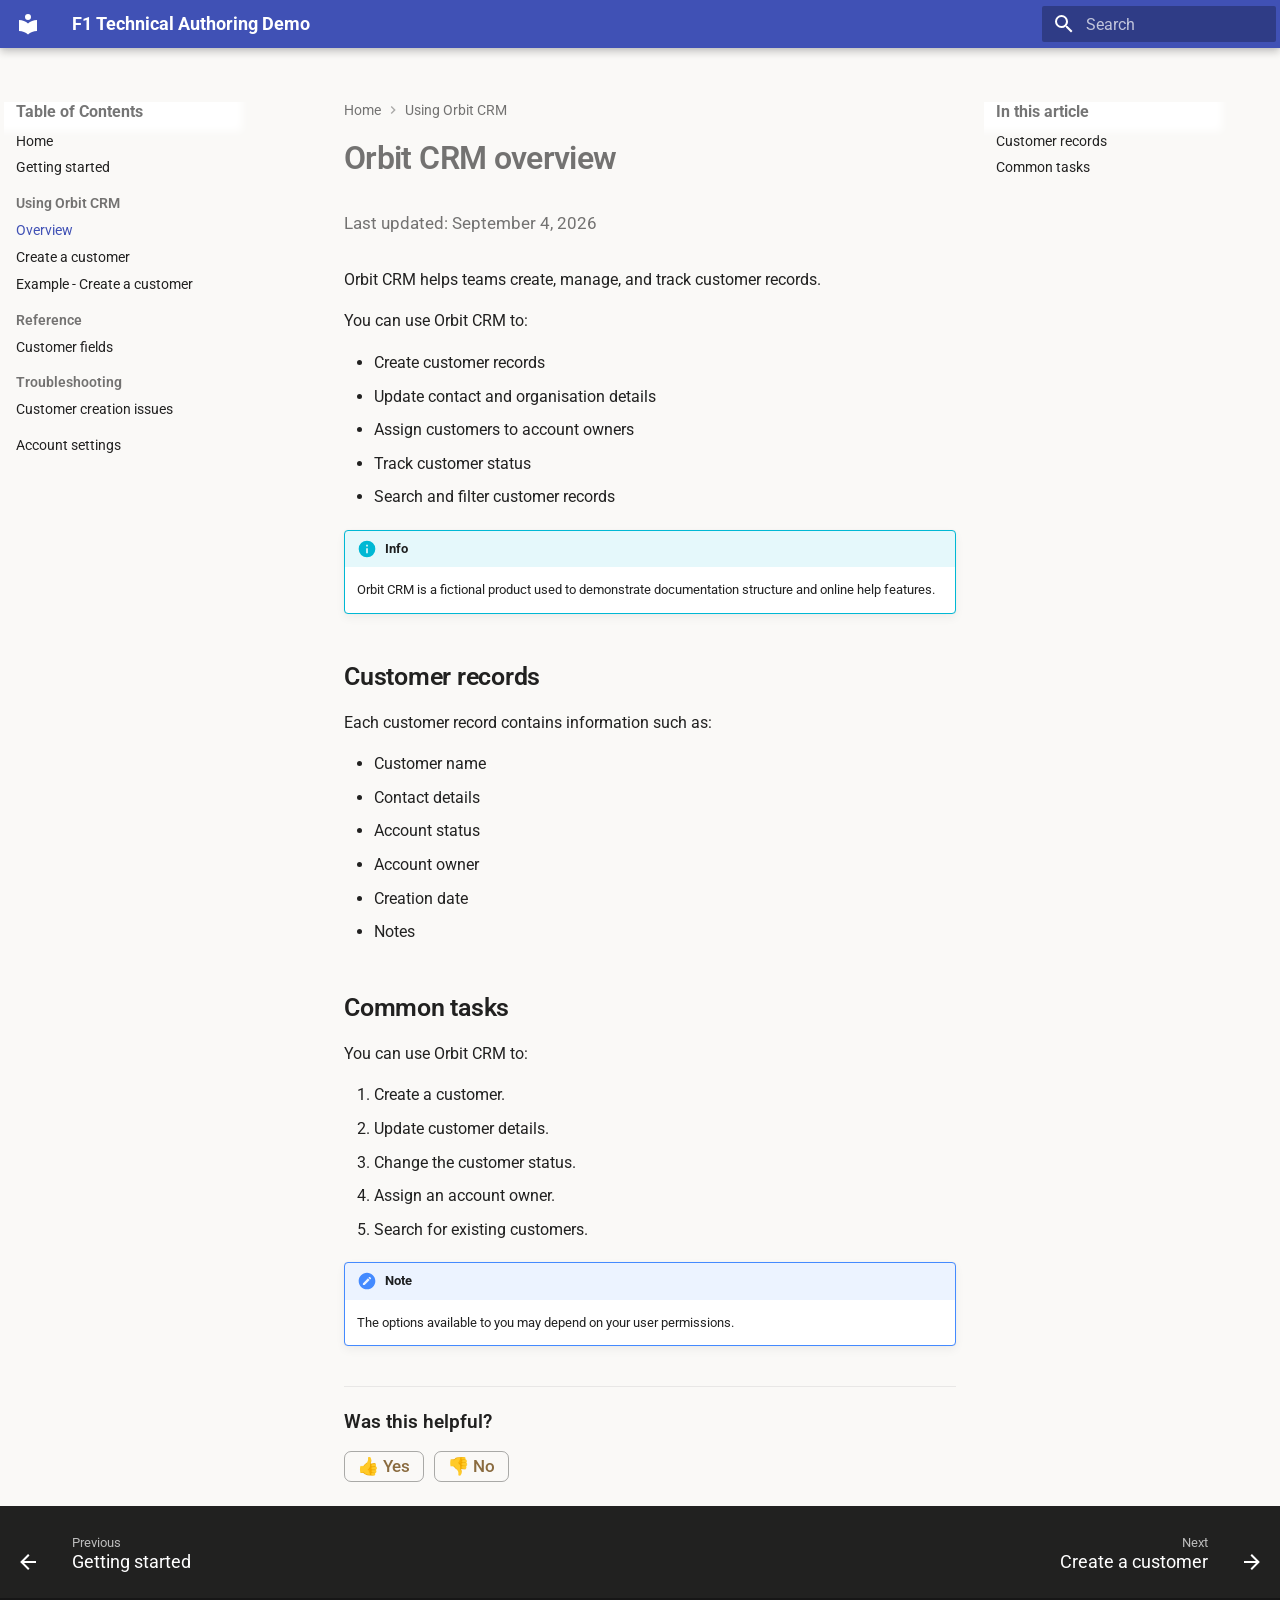
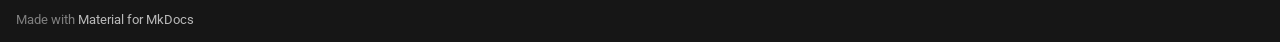
<file: overview/index.html>
<!doctype html>
<html lang="en" class="no-js">
  <head>
    
      <meta charset="utf-8">
      <meta name="viewport" content="width=device-width,initial-scale=1">
      
      
      
      
        <link rel="prev" href="../getting-started/">
      
      
        <link rel="next" href="../create-customer/">
      
      
        
      
      
      <link rel="icon" href="../assets/images/favicon.png">
      <meta name="generator" content="mkdocs-1.6.1, mkdocs-material-9.7.7">
    
    
      
        <title>Overview - F1 Technical Authoring Demo</title>
      
    
    
      <link rel="stylesheet" href="../assets/stylesheets/main.ec1eaa64.min.css">
      
        
        <link rel="stylesheet" href="../assets/stylesheets/palette.ab4e12ef.min.css">
      
      


    
    
      
    
    
      
        
        
        <link rel="preconnect" href="https://fonts.gstatic.com" crossorigin>
        <link rel="stylesheet" href="https://fonts.googleapis.com/css?family=Roboto:300,300i,400,400i,700,700i%7CRoboto+Mono:400,400i,700,700i&display=fallback">
        <style>:root{--md-text-font:"Roboto";--md-code-font:"Roboto Mono"}</style>
      
    
    
      <link rel="stylesheet" href="../stylesheets/extra.css">
    
    <script>__md_scope=new URL("..",location),__md_hash=e=>[...e].reduce(((e,_)=>(e<<5)-e+_.charCodeAt(0)),0),__md_get=(e,_=localStorage,t=__md_scope)=>JSON.parse(_.getItem(t.pathname+"."+e)),__md_set=(e,_,t=localStorage,a=__md_scope)=>{try{t.setItem(a.pathname+"."+e,JSON.stringify(_))}catch(e){}}</script>
    
      

    
    
  </head>
  
  
    
    
      
    
    
    
    
    <body dir="ltr" data-md-color-scheme="default" data-md-color-primary="indigo" data-md-color-accent="indigo">
  
    
    <input class="md-toggle" data-md-toggle="drawer" type="checkbox" id="__drawer" autocomplete="off">
    <input class="md-toggle" data-md-toggle="search" type="checkbox" id="__search" autocomplete="off">
    <label class="md-overlay" for="__drawer"></label>
    <div data-md-component="skip">
      
        
        <a href="#orbit-crm-overview" class="md-skip">
          Skip to content
        </a>
      
    </div>
    <div data-md-component="announce">
      
    </div>
    
    
      

  

<header class="md-header md-header--shadow" data-md-component="header">
  <nav class="md-header__inner md-grid" aria-label="Header">
    <a href=".." title="F1 Technical Authoring Demo" class="md-header__button md-logo" aria-label="F1 Technical Authoring Demo" data-md-component="logo">
      
  
  <svg xmlns="http://www.w3.org/2000/svg" viewBox="0 0 24 24"><path d="M12 8a3 3 0 0 0 3-3 3 3 0 0 0-3-3 3 3 0 0 0-3 3 3 3 0 0 0 3 3m0 3.54C9.64 9.35 6.5 8 3 8v11c3.5 0 6.64 1.35 9 3.54 2.36-2.19 5.5-3.54 9-3.54V8c-3.5 0-6.64 1.35-9 3.54"/></svg>

    </a>
    <label class="md-header__button md-icon" for="__drawer">
      
      <svg xmlns="http://www.w3.org/2000/svg" viewBox="0 0 24 24"><path d="M3 6h18v2H3zm0 5h18v2H3zm0 5h18v2H3z"/></svg>
    </label>
    <div class="md-header__title" data-md-component="header-title">
      <div class="md-header__ellipsis">
        <div class="md-header__topic">
          <span class="md-ellipsis">
            F1 Technical Authoring Demo
          </span>
        </div>
        <div class="md-header__topic" data-md-component="header-topic">
          <span class="md-ellipsis">
            
              Overview
            
          </span>
        </div>
      </div>
    </div>
    
      
        <form class="md-header__option" data-md-component="palette">
  
    
    
    
    <input class="md-option" data-md-color-media="" data-md-color-scheme="default" data-md-color-primary="indigo" data-md-color-accent="indigo"  aria-hidden="true"  type="radio" name="__palette" id="__palette_0">
    
  
</form>
      
    
    
      <script>var palette=__md_get("__palette");if(palette&&palette.color){if("(prefers-color-scheme)"===palette.color.media){var media=matchMedia("(prefers-color-scheme: light)"),input=document.querySelector(media.matches?"[data-md-color-media='(prefers-color-scheme: light)']":"[data-md-color-media='(prefers-color-scheme: dark)']");palette.color.media=input.getAttribute("data-md-color-media"),palette.color.scheme=input.getAttribute("data-md-color-scheme"),palette.color.primary=input.getAttribute("data-md-color-primary"),palette.color.accent=input.getAttribute("data-md-color-accent")}for(var[key,value]of Object.entries(palette.color))document.body.setAttribute("data-md-color-"+key,value)}</script>
    
    
    
      
      
        <label class="md-header__button md-icon" for="__search">
          
          <svg xmlns="http://www.w3.org/2000/svg" viewBox="0 0 24 24"><path d="M9.5 3A6.5 6.5 0 0 1 16 9.5c0 1.61-.59 3.09-1.56 4.23l.27.27h.79l5 5-1.5 1.5-5-5v-.79l-.27-.27A6.52 6.52 0 0 1 9.5 16 6.5 6.5 0 0 1 3 9.5 6.5 6.5 0 0 1 9.5 3m0 2C7 5 5 7 5 9.5S7 14 9.5 14 14 12 14 9.5 12 5 9.5 5"/></svg>
        </label>
        <div class="md-search" data-md-component="search" role="dialog">
  <label class="md-search__overlay" for="__search"></label>
  <div class="md-search__inner" role="search">
    <form class="md-search__form" name="search">
      <input type="text" class="md-search__input" name="query" aria-label="Search" placeholder="Search" autocapitalize="off" autocorrect="off" autocomplete="off" spellcheck="false" data-md-component="search-query" required>
      <label class="md-search__icon md-icon" for="__search">
        
        <svg xmlns="http://www.w3.org/2000/svg" viewBox="0 0 24 24"><path d="M9.5 3A6.5 6.5 0 0 1 16 9.5c0 1.61-.59 3.09-1.56 4.23l.27.27h.79l5 5-1.5 1.5-5-5v-.79l-.27-.27A6.52 6.52 0 0 1 9.5 16 6.5 6.5 0 0 1 3 9.5 6.5 6.5 0 0 1 9.5 3m0 2C7 5 5 7 5 9.5S7 14 9.5 14 14 12 14 9.5 12 5 9.5 5"/></svg>
        
        <svg xmlns="http://www.w3.org/2000/svg" viewBox="0 0 24 24"><path d="M20 11v2H8l5.5 5.5-1.42 1.42L4.16 12l7.92-7.92L13.5 5.5 8 11z"/></svg>
      </label>
      <nav class="md-search__options" aria-label="Search">
        
        <button type="reset" class="md-search__icon md-icon" title="Clear" aria-label="Clear" tabindex="-1">
          
          <svg xmlns="http://www.w3.org/2000/svg" viewBox="0 0 24 24"><path d="M19 6.41 17.59 5 12 10.59 6.41 5 5 6.41 10.59 12 5 17.59 6.41 19 12 13.41 17.59 19 19 17.59 13.41 12z"/></svg>
        </button>
      </nav>
      
    </form>
    <div class="md-search__output">
      <div class="md-search__scrollwrap" tabindex="0" data-md-scrollfix>
        <div class="md-search-result" data-md-component="search-result">
          <div class="md-search-result__meta">
            Initializing search
          </div>
          <ol class="md-search-result__list" role="presentation"></ol>
        </div>
      </div>
    </div>
  </div>
</div>
      
    
    
  </nav>
  
</header>
    
    <div class="md-container" data-md-component="container">
      
      
        
          
        
      
      <main class="md-main" data-md-component="main">
        <div class="md-main__inner md-grid">
          
            
              
              <div class="md-sidebar md-sidebar--primary" data-md-component="sidebar" data-md-type="navigation" >
                <div class="md-sidebar__scrollwrap">
                  <div class="md-sidebar__inner">
                    



<nav class="md-nav md-nav--primary" aria-label="Navigation" data-md-level="0">
  <label class="md-nav__title" for="__drawer">
    <a href=".." title="F1 Technical Authoring Demo" class="md-nav__button md-logo" aria-label="F1 Technical Authoring Demo" data-md-component="logo">
      
  
  <svg xmlns="http://www.w3.org/2000/svg" viewBox="0 0 24 24"><path d="M12 8a3 3 0 0 0 3-3 3 3 0 0 0-3-3 3 3 0 0 0-3 3 3 3 0 0 0 3 3m0 3.54C9.64 9.35 6.5 8 3 8v11c3.5 0 6.64 1.35 9 3.54 2.36-2.19 5.5-3.54 9-3.54V8c-3.5 0-6.64 1.35-9 3.54"/></svg>

    </a>
    F1 Technical Authoring Demo
  </label>
  
  <ul class="md-nav__list" data-md-scrollfix>
    
      
      
  
  
  
  
    <li class="md-nav__item">
      <a href=".." class="md-nav__link">
        
  
  
  <span class="md-ellipsis">
    
  
    Home
  

    
  </span>
  
  

      </a>
    </li>
  

    
      
      
  
  
  
  
    <li class="md-nav__item">
      <a href="../getting-started/" class="md-nav__link">
        
  
  
  <span class="md-ellipsis">
    
  
    Getting started
  

    
  </span>
  
  

      </a>
    </li>
  

    
      
      
  
  
    
  
  
  
    
    
    
    
      
        
        
      
    
    
    <li class="md-nav__item md-nav__item--active md-nav__item--section md-nav__item--nested">
      
        
        
        <input class="md-nav__toggle md-toggle " type="checkbox" id="__nav_3" checked>
        
          
          <label class="md-nav__link" for="__nav_3" id="__nav_3_label" tabindex="">
            
  
  
  <span class="md-ellipsis">
    
  
    Using Orbit CRM
  

    
  </span>
  
  

            <span class="md-nav__icon md-icon"></span>
          </label>
        
        <nav class="md-nav" data-md-level="1" aria-labelledby="__nav_3_label" aria-expanded="true">
          <label class="md-nav__title" for="__nav_3">
            <span class="md-nav__icon md-icon"></span>
            
  
    Using Orbit CRM
  

          </label>
          <ul class="md-nav__list" data-md-scrollfix>
            
              
                
  
  
    
  
  
  
    <li class="md-nav__item md-nav__item--active">
      
      <input class="md-nav__toggle md-toggle" type="checkbox" id="__toc">
      
      
        
      
      
        <label class="md-nav__link md-nav__link--active" for="__toc">
          
  
  
  <span class="md-ellipsis">
    
  
    Overview
  

    
  </span>
  
  

          <span class="md-nav__icon md-icon"></span>
        </label>
      
      <a href="./" class="md-nav__link md-nav__link--active">
        
  
  
  <span class="md-ellipsis">
    
  
    Overview
  

    
  </span>
  
  

      </a>
      
        

<nav class="md-nav md-nav--secondary" aria-label="Table of contents">
  
  
  
    
  
  
    <label class="md-nav__title" for="__toc">
      <span class="md-nav__icon md-icon"></span>
      Table of contents
    </label>
    <ul class="md-nav__list" data-md-component="toc" data-md-scrollfix>
      
        <li class="md-nav__item">
  <a href="#customer-records" class="md-nav__link">
    <span class="md-ellipsis">
      
        Customer records
      
    </span>
  </a>
  
</li>
      
        <li class="md-nav__item">
  <a href="#common-tasks" class="md-nav__link">
    <span class="md-ellipsis">
      
        Common tasks
      
    </span>
  </a>
  
</li>
      
    </ul>
  
</nav>
      
    </li>
  

              
            
              
                
  
  
  
  
    <li class="md-nav__item">
      <a href="../create-customer/" class="md-nav__link">
        
  
  
  <span class="md-ellipsis">
    
  
    Create a customer
  

    
  </span>
  
  

      </a>
    </li>
  

              
            
              
                
  
  
  
  
    <li class="md-nav__item">
      <a href="../example-create-customer/" class="md-nav__link">
        
  
  
  <span class="md-ellipsis">
    
  
    Example - Create a customer
  

    
  </span>
  
  

      </a>
    </li>
  

              
            
          </ul>
        </nav>
      
    </li>
  

    
      
      
  
  
  
  
    
    
    
    
      
        
        
      
    
    
    <li class="md-nav__item md-nav__item--section md-nav__item--nested">
      
        
        
        <input class="md-nav__toggle md-toggle " type="checkbox" id="__nav_4" >
        
          
          <label class="md-nav__link" for="__nav_4" id="__nav_4_label" tabindex="">
            
  
  
  <span class="md-ellipsis">
    
  
    Reference
  

    
  </span>
  
  

            <span class="md-nav__icon md-icon"></span>
          </label>
        
        <nav class="md-nav" data-md-level="1" aria-labelledby="__nav_4_label" aria-expanded="false">
          <label class="md-nav__title" for="__nav_4">
            <span class="md-nav__icon md-icon"></span>
            
  
    Reference
  

          </label>
          <ul class="md-nav__list" data-md-scrollfix>
            
              
                
  
  
  
  
    <li class="md-nav__item">
      <a href="../customer-fields-reference/" class="md-nav__link">
        
  
  
  <span class="md-ellipsis">
    
  
    Customer fields
  

    
  </span>
  
  

      </a>
    </li>
  

              
            
          </ul>
        </nav>
      
    </li>
  

    
      
      
  
  
  
  
    
    
    
    
      
        
        
      
    
    
    <li class="md-nav__item md-nav__item--section md-nav__item--nested">
      
        
        
        <input class="md-nav__toggle md-toggle " type="checkbox" id="__nav_5" >
        
          
          <label class="md-nav__link" for="__nav_5" id="__nav_5_label" tabindex="">
            
  
  
  <span class="md-ellipsis">
    
  
    Troubleshooting
  

    
  </span>
  
  

            <span class="md-nav__icon md-icon"></span>
          </label>
        
        <nav class="md-nav" data-md-level="1" aria-labelledby="__nav_5_label" aria-expanded="false">
          <label class="md-nav__title" for="__nav_5">
            <span class="md-nav__icon md-icon"></span>
            
  
    Troubleshooting
  

          </label>
          <ul class="md-nav__list" data-md-scrollfix>
            
              
                
  
  
  
  
    <li class="md-nav__item">
      <a href="../troubleshooting-customer-creation/" class="md-nav__link">
        
  
  
  <span class="md-ellipsis">
    
  
    Customer creation issues
  

    
  </span>
  
  

      </a>
    </li>
  

              
            
          </ul>
        </nav>
      
    </li>
  

    
      
      
  
  
  
  
    <li class="md-nav__item">
      <a href="../account-settings/" class="md-nav__link">
        
  
  
  <span class="md-ellipsis">
    
  
    Account settings
  

    
  </span>
  
  

      </a>
    </li>
  

    
  </ul>
</nav>
                  </div>
                </div>
              </div>
            
            
              
              <div class="md-sidebar md-sidebar--secondary" data-md-component="sidebar" data-md-type="toc" >
                <div class="md-sidebar__scrollwrap">
                  <div class="md-sidebar__inner">
                    

<nav class="md-nav md-nav--secondary" aria-label="Table of contents">
  
  
  
    
  
  
    <label class="md-nav__title" for="__toc">
      <span class="md-nav__icon md-icon"></span>
      Table of contents
    </label>
    <ul class="md-nav__list" data-md-component="toc" data-md-scrollfix>
      
        <li class="md-nav__item">
  <a href="#customer-records" class="md-nav__link">
    <span class="md-ellipsis">
      
        Customer records
      
    </span>
  </a>
  
</li>
      
        <li class="md-nav__item">
  <a href="#common-tasks" class="md-nav__link">
    <span class="md-ellipsis">
      
        Common tasks
      
    </span>
  </a>
  
</li>
      
    </ul>
  
</nav>
                  </div>
                </div>
              </div>
            
          
          
            <div class="md-content" data-md-component="content">
              
                



  


  <nav class="md-path" aria-label="Navigation" >
    <ol class="md-path__list">
      
        
  
  
    <li class="md-path__item">
      <a href=".." class="md-path__link">
        
  <span class="md-ellipsis">
    Home
  </span>

      </a>
    </li>
  

      
      
        
  
  
    
    
      <li class="md-path__item">
        <a href="./" class="md-path__link">
          
  <span class="md-ellipsis">
    Using Orbit CRM
  </span>

        </a>
      </li>
    
  

      
    </ol>
  </nav>

              
              <article class="md-content__inner md-typeset">
                
                  



<h1 id="orbit-crm-overview">Orbit CRM overview</h1>
<div class="page-revision-date">
  Last updated: <span class="git-revision-date-localized-plugin git-revision-date-localized-plugin-date" title="September 4, 2026 13:42:39 UTC">September 4, 2026</span>
</div>

<p>Orbit CRM helps teams create, manage, and track customer records.</p>
<p>You can use Orbit CRM to:</p>
<ul>
<li>Create customer records</li>
<li>Update contact and organisation details</li>
<li>Assign customers to account owners</li>
<li>Track customer status</li>
<li>Search and filter customer records</li>
</ul>
<div class="admonition info">
<p class="admonition-title">Info</p>
<p>Orbit CRM is a fictional product used to demonstrate documentation structure and online help features.</p>
</div>
<h2 id="customer-records">Customer records</h2>
<p>Each customer record contains information such as:</p>
<ul>
<li>Customer name</li>
<li>Contact details</li>
<li>Account status</li>
<li>Account owner</li>
<li>Creation date</li>
<li>Notes</li>
</ul>
<h2 id="common-tasks">Common tasks</h2>
<p>You can use Orbit CRM to:</p>
<ol>
<li>Create a customer.</li>
<li>Update customer details.</li>
<li>Change the customer status.</li>
<li>Assign an account owner.</li>
<li>Search for existing customers.</li>
</ol>
<div class="admonition note">
<p class="admonition-title">Note</p>
<p>The options available to you may depend on your user permissions.</p>
</div>
<div class="page-feedback">
  <span class="page-feedback__label">Was this helpful?</span>

  <div class="page-feedback__actions">
    <a class="feedback-button"
       href="mailto:YOUR-EMAIL@example.com?subject=Documentation%20feedback%20-%20Helpful">
      👍 Yes
    </a>

    <a class="feedback-button"
       href="mailto:YOUR-EMAIL@example.com?subject=Documentation%20feedback%20-%20Not%20helpful">
      👎 No
    </a>
  </div>
</div>






                
              </article>
            </div>
          
          
<script>var target=document.getElementById(location.hash.slice(1));target&&target.name&&(target.checked=target.name.startsWith("__tabbed_"))</script>
        </div>
        
      </main>
      
        <footer class="md-footer">
  
    
      
      <nav class="md-footer__inner md-grid" aria-label="Footer" >
        
          
          <a href="../getting-started/" class="md-footer__link md-footer__link--prev" aria-label="Previous: Getting started">
            <div class="md-footer__button md-icon">
              
              <svg xmlns="http://www.w3.org/2000/svg" viewBox="0 0 24 24"><path d="M20 11v2H8l5.5 5.5-1.42 1.42L4.16 12l7.92-7.92L13.5 5.5 8 11z"/></svg>
            </div>
            <div class="md-footer__title">
              <span class="md-footer__direction">
                Previous
              </span>
              <div class="md-ellipsis">
                Getting started
              </div>
            </div>
          </a>
        
        
          
          <a href="../create-customer/" class="md-footer__link md-footer__link--next" aria-label="Next: Create a customer">
            <div class="md-footer__title">
              <span class="md-footer__direction">
                Next
              </span>
              <div class="md-ellipsis">
                Create a customer
              </div>
            </div>
            <div class="md-footer__button md-icon">
              
              <svg xmlns="http://www.w3.org/2000/svg" viewBox="0 0 24 24"><path d="M4 11v2h12l-5.5 5.5 1.42 1.42L19.84 12l-7.92-7.92L10.5 5.5 16 11z"/></svg>
            </div>
          </a>
        
      </nav>
    
  
  <div class="md-footer-meta md-typeset">
    <div class="md-footer-meta__inner md-grid">
      <div class="md-copyright">
  
  
    Made with
    <a href="https://squidfunk.github.io/mkdocs-material/" target="_blank" rel="noopener">
      Material for MkDocs
    </a>
  
</div>
      
    </div>
  </div>
</footer>
      
    </div>
    <div class="md-dialog" data-md-component="dialog">
      <div class="md-dialog__inner md-typeset"></div>
    </div>
    
    
    
      
      
      <script id="__config" type="application/json">{"annotate": null, "base": "..", "features": ["navigation.footer", "navigation.sections", "navigation.path", "toc.follow"], "search": "../assets/javascripts/workers/search.2c215733.min.js", "tags": null, "translations": {"clipboard.copied": "Copied to clipboard", "clipboard.copy": "Copy to clipboard", "search.result.more.one": "1 more on this page", "search.result.more.other": "# more on this page", "search.result.none": "No matching documents", "search.result.one": "1 matching document", "search.result.other": "# matching documents", "search.result.placeholder": "Type to start searching", "search.result.term.missing": "Missing", "select.version": "Select version"}, "version": null}</script>
    
    
      <script src="../assets/javascripts/bundle.d7400e89.min.js"></script>
      
    
  </body>
</html>
</file>
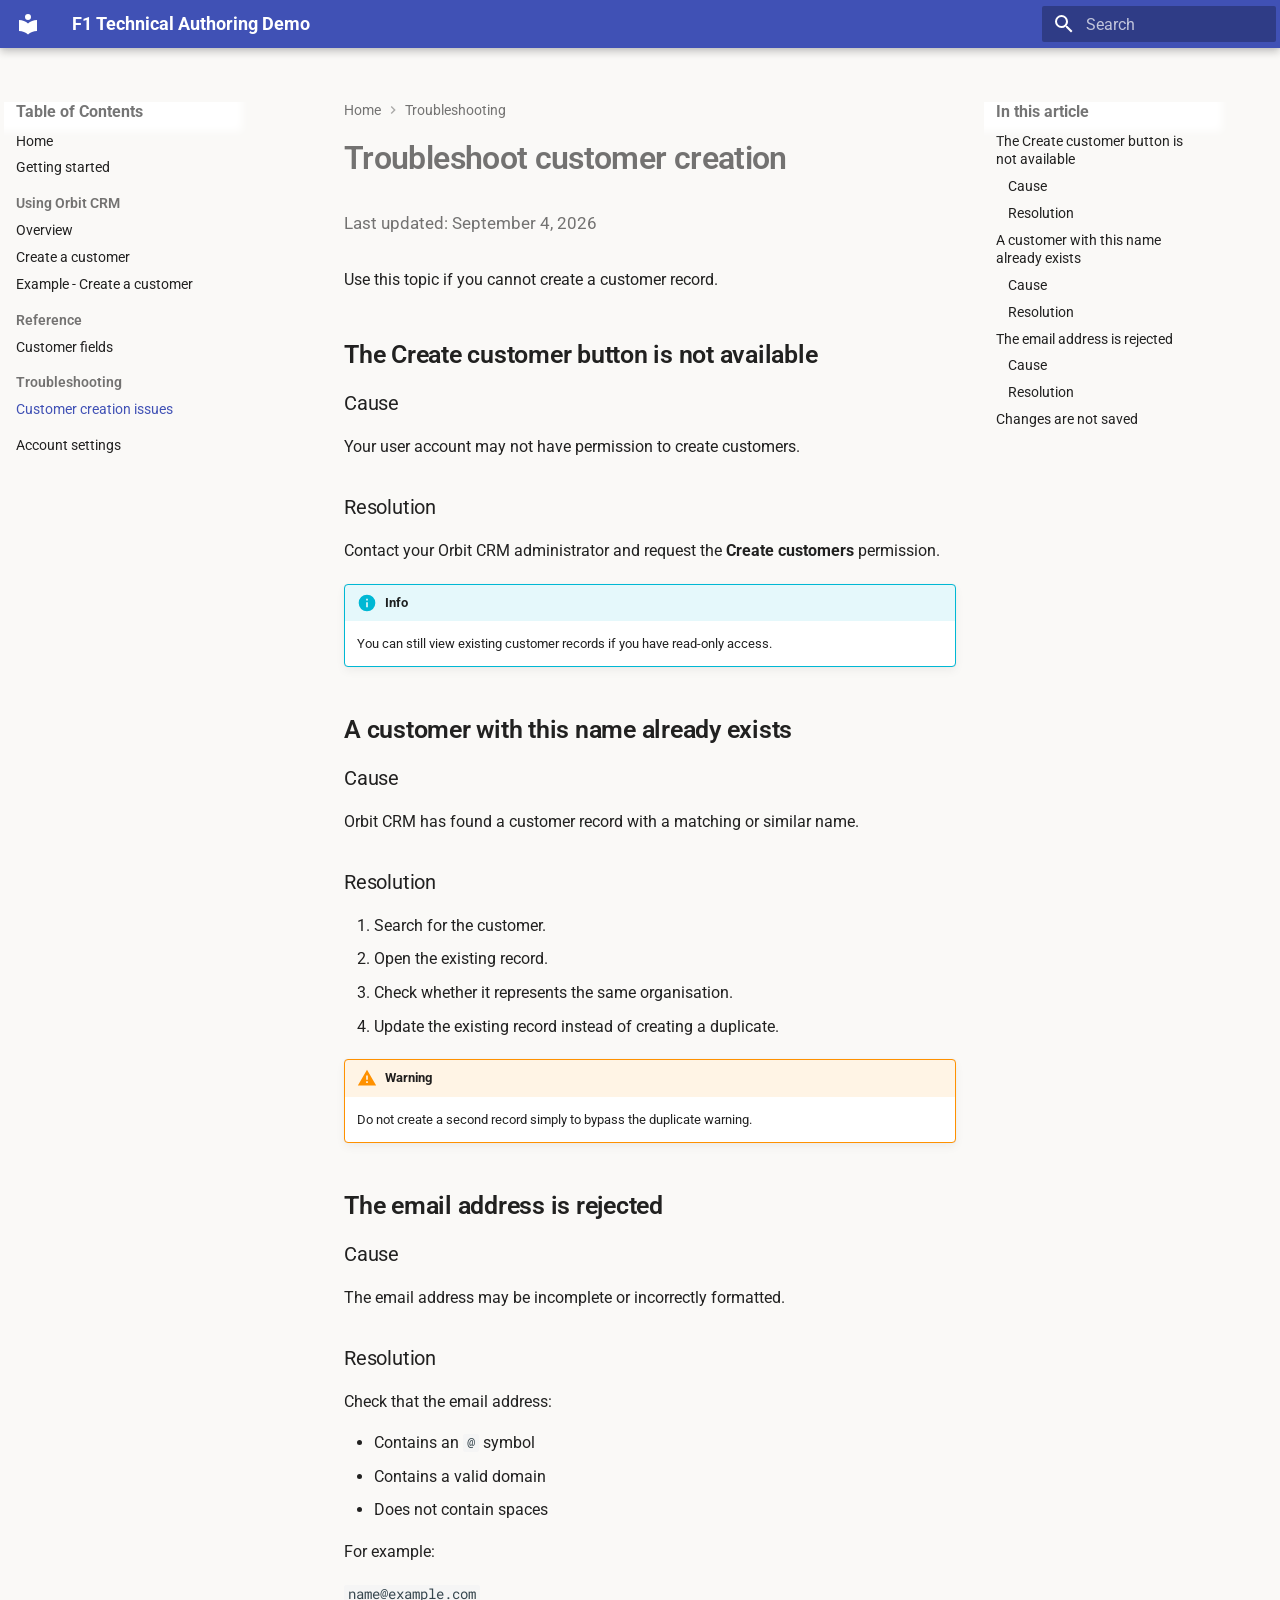
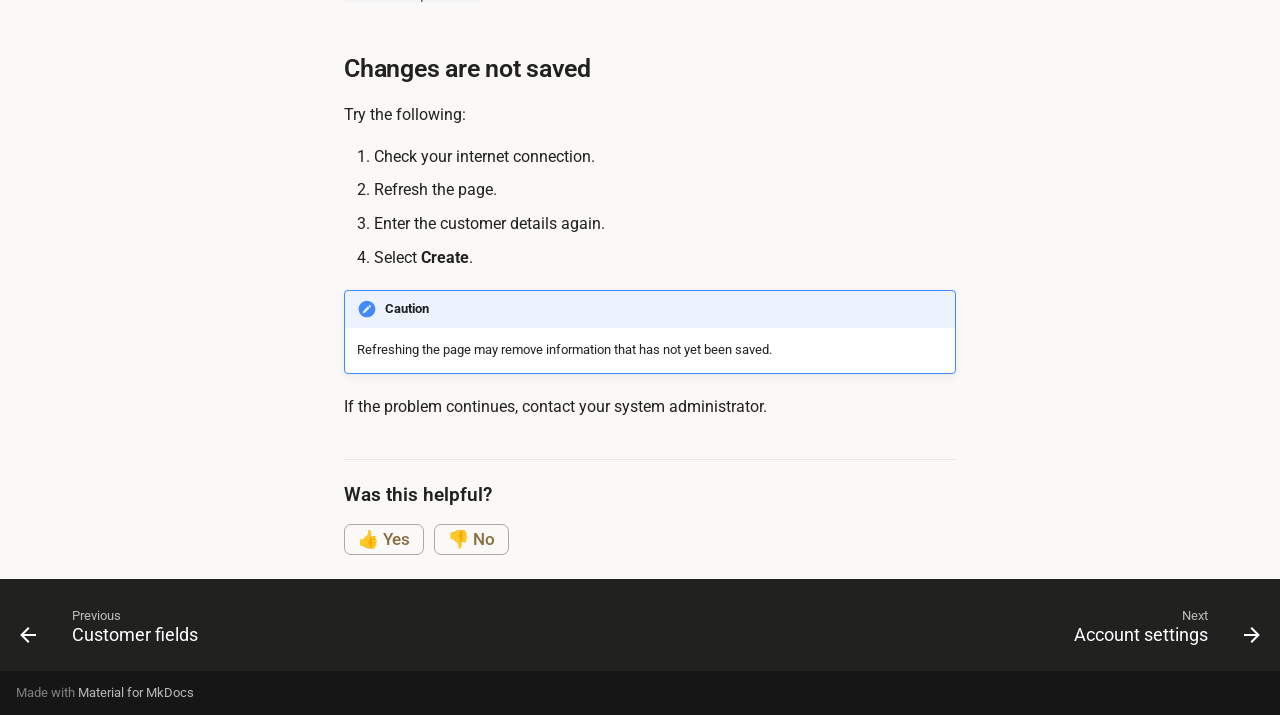
<file: troubleshooting-customer-creation/index.html>
<!doctype html>
<html lang="en" class="no-js">
  <head>
    
      <meta charset="utf-8">
      <meta name="viewport" content="width=device-width,initial-scale=1">
      
      
      
      
        <link rel="prev" href="../customer-fields-reference/">
      
      
        <link rel="next" href="../account-settings/">
      
      
        
      
      
      <link rel="icon" href="../assets/images/favicon.png">
      <meta name="generator" content="mkdocs-1.6.1, mkdocs-material-9.7.7">
    
    
      
        <title>Customer creation issues - F1 Technical Authoring Demo</title>
      
    
    
      <link rel="stylesheet" href="../assets/stylesheets/main.ec1eaa64.min.css">
      
        
        <link rel="stylesheet" href="../assets/stylesheets/palette.ab4e12ef.min.css">
      
      


    
    
      
    
    
      
        
        
        <link rel="preconnect" href="https://fonts.gstatic.com" crossorigin>
        <link rel="stylesheet" href="https://fonts.googleapis.com/css?family=Roboto:300,300i,400,400i,700,700i%7CRoboto+Mono:400,400i,700,700i&display=fallback">
        <style>:root{--md-text-font:"Roboto";--md-code-font:"Roboto Mono"}</style>
      
    
    
      <link rel="stylesheet" href="../stylesheets/extra.css">
    
    <script>__md_scope=new URL("..",location),__md_hash=e=>[...e].reduce(((e,_)=>(e<<5)-e+_.charCodeAt(0)),0),__md_get=(e,_=localStorage,t=__md_scope)=>JSON.parse(_.getItem(t.pathname+"."+e)),__md_set=(e,_,t=localStorage,a=__md_scope)=>{try{t.setItem(a.pathname+"."+e,JSON.stringify(_))}catch(e){}}</script>
    
      

    
    
  </head>
  
  
    
    
      
    
    
    
    
    <body dir="ltr" data-md-color-scheme="default" data-md-color-primary="indigo" data-md-color-accent="indigo">
  
    
    <input class="md-toggle" data-md-toggle="drawer" type="checkbox" id="__drawer" autocomplete="off">
    <input class="md-toggle" data-md-toggle="search" type="checkbox" id="__search" autocomplete="off">
    <label class="md-overlay" for="__drawer"></label>
    <div data-md-component="skip">
      
        
        <a href="#troubleshoot-customer-creation" class="md-skip">
          Skip to content
        </a>
      
    </div>
    <div data-md-component="announce">
      
    </div>
    
    
      

  

<header class="md-header md-header--shadow" data-md-component="header">
  <nav class="md-header__inner md-grid" aria-label="Header">
    <a href=".." title="F1 Technical Authoring Demo" class="md-header__button md-logo" aria-label="F1 Technical Authoring Demo" data-md-component="logo">
      
  
  <svg xmlns="http://www.w3.org/2000/svg" viewBox="0 0 24 24"><path d="M12 8a3 3 0 0 0 3-3 3 3 0 0 0-3-3 3 3 0 0 0-3 3 3 3 0 0 0 3 3m0 3.54C9.64 9.35 6.5 8 3 8v11c3.5 0 6.64 1.35 9 3.54 2.36-2.19 5.5-3.54 9-3.54V8c-3.5 0-6.64 1.35-9 3.54"/></svg>

    </a>
    <label class="md-header__button md-icon" for="__drawer">
      
      <svg xmlns="http://www.w3.org/2000/svg" viewBox="0 0 24 24"><path d="M3 6h18v2H3zm0 5h18v2H3zm0 5h18v2H3z"/></svg>
    </label>
    <div class="md-header__title" data-md-component="header-title">
      <div class="md-header__ellipsis">
        <div class="md-header__topic">
          <span class="md-ellipsis">
            F1 Technical Authoring Demo
          </span>
        </div>
        <div class="md-header__topic" data-md-component="header-topic">
          <span class="md-ellipsis">
            
              Customer creation issues
            
          </span>
        </div>
      </div>
    </div>
    
      
        <form class="md-header__option" data-md-component="palette">
  
    
    
    
    <input class="md-option" data-md-color-media="" data-md-color-scheme="default" data-md-color-primary="indigo" data-md-color-accent="indigo"  aria-hidden="true"  type="radio" name="__palette" id="__palette_0">
    
  
</form>
      
    
    
      <script>var palette=__md_get("__palette");if(palette&&palette.color){if("(prefers-color-scheme)"===palette.color.media){var media=matchMedia("(prefers-color-scheme: light)"),input=document.querySelector(media.matches?"[data-md-color-media='(prefers-color-scheme: light)']":"[data-md-color-media='(prefers-color-scheme: dark)']");palette.color.media=input.getAttribute("data-md-color-media"),palette.color.scheme=input.getAttribute("data-md-color-scheme"),palette.color.primary=input.getAttribute("data-md-color-primary"),palette.color.accent=input.getAttribute("data-md-color-accent")}for(var[key,value]of Object.entries(palette.color))document.body.setAttribute("data-md-color-"+key,value)}</script>
    
    
    
      
      
        <label class="md-header__button md-icon" for="__search">
          
          <svg xmlns="http://www.w3.org/2000/svg" viewBox="0 0 24 24"><path d="M9.5 3A6.5 6.5 0 0 1 16 9.5c0 1.61-.59 3.09-1.56 4.23l.27.27h.79l5 5-1.5 1.5-5-5v-.79l-.27-.27A6.52 6.52 0 0 1 9.5 16 6.5 6.5 0 0 1 3 9.5 6.5 6.5 0 0 1 9.5 3m0 2C7 5 5 7 5 9.5S7 14 9.5 14 14 12 14 9.5 12 5 9.5 5"/></svg>
        </label>
        <div class="md-search" data-md-component="search" role="dialog">
  <label class="md-search__overlay" for="__search"></label>
  <div class="md-search__inner" role="search">
    <form class="md-search__form" name="search">
      <input type="text" class="md-search__input" name="query" aria-label="Search" placeholder="Search" autocapitalize="off" autocorrect="off" autocomplete="off" spellcheck="false" data-md-component="search-query" required>
      <label class="md-search__icon md-icon" for="__search">
        
        <svg xmlns="http://www.w3.org/2000/svg" viewBox="0 0 24 24"><path d="M9.5 3A6.5 6.5 0 0 1 16 9.5c0 1.61-.59 3.09-1.56 4.23l.27.27h.79l5 5-1.5 1.5-5-5v-.79l-.27-.27A6.52 6.52 0 0 1 9.5 16 6.5 6.5 0 0 1 3 9.5 6.5 6.5 0 0 1 9.5 3m0 2C7 5 5 7 5 9.5S7 14 9.5 14 14 12 14 9.5 12 5 9.5 5"/></svg>
        
        <svg xmlns="http://www.w3.org/2000/svg" viewBox="0 0 24 24"><path d="M20 11v2H8l5.5 5.5-1.42 1.42L4.16 12l7.92-7.92L13.5 5.5 8 11z"/></svg>
      </label>
      <nav class="md-search__options" aria-label="Search">
        
        <button type="reset" class="md-search__icon md-icon" title="Clear" aria-label="Clear" tabindex="-1">
          
          <svg xmlns="http://www.w3.org/2000/svg" viewBox="0 0 24 24"><path d="M19 6.41 17.59 5 12 10.59 6.41 5 5 6.41 10.59 12 5 17.59 6.41 19 12 13.41 17.59 19 19 17.59 13.41 12z"/></svg>
        </button>
      </nav>
      
    </form>
    <div class="md-search__output">
      <div class="md-search__scrollwrap" tabindex="0" data-md-scrollfix>
        <div class="md-search-result" data-md-component="search-result">
          <div class="md-search-result__meta">
            Initializing search
          </div>
          <ol class="md-search-result__list" role="presentation"></ol>
        </div>
      </div>
    </div>
  </div>
</div>
      
    
    
  </nav>
  
</header>
    
    <div class="md-container" data-md-component="container">
      
      
        
          
        
      
      <main class="md-main" data-md-component="main">
        <div class="md-main__inner md-grid">
          
            
              
              <div class="md-sidebar md-sidebar--primary" data-md-component="sidebar" data-md-type="navigation" >
                <div class="md-sidebar__scrollwrap">
                  <div class="md-sidebar__inner">
                    



<nav class="md-nav md-nav--primary" aria-label="Navigation" data-md-level="0">
  <label class="md-nav__title" for="__drawer">
    <a href=".." title="F1 Technical Authoring Demo" class="md-nav__button md-logo" aria-label="F1 Technical Authoring Demo" data-md-component="logo">
      
  
  <svg xmlns="http://www.w3.org/2000/svg" viewBox="0 0 24 24"><path d="M12 8a3 3 0 0 0 3-3 3 3 0 0 0-3-3 3 3 0 0 0-3 3 3 3 0 0 0 3 3m0 3.54C9.64 9.35 6.5 8 3 8v11c3.5 0 6.64 1.35 9 3.54 2.36-2.19 5.5-3.54 9-3.54V8c-3.5 0-6.64 1.35-9 3.54"/></svg>

    </a>
    F1 Technical Authoring Demo
  </label>
  
  <ul class="md-nav__list" data-md-scrollfix>
    
      
      
  
  
  
  
    <li class="md-nav__item">
      <a href=".." class="md-nav__link">
        
  
  
  <span class="md-ellipsis">
    
  
    Home
  

    
  </span>
  
  

      </a>
    </li>
  

    
      
      
  
  
  
  
    <li class="md-nav__item">
      <a href="../getting-started/" class="md-nav__link">
        
  
  
  <span class="md-ellipsis">
    
  
    Getting started
  

    
  </span>
  
  

      </a>
    </li>
  

    
      
      
  
  
  
  
    
    
    
    
      
        
        
      
    
    
    <li class="md-nav__item md-nav__item--section md-nav__item--nested">
      
        
        
        <input class="md-nav__toggle md-toggle " type="checkbox" id="__nav_3" >
        
          
          <label class="md-nav__link" for="__nav_3" id="__nav_3_label" tabindex="">
            
  
  
  <span class="md-ellipsis">
    
  
    Using Orbit CRM
  

    
  </span>
  
  

            <span class="md-nav__icon md-icon"></span>
          </label>
        
        <nav class="md-nav" data-md-level="1" aria-labelledby="__nav_3_label" aria-expanded="false">
          <label class="md-nav__title" for="__nav_3">
            <span class="md-nav__icon md-icon"></span>
            
  
    Using Orbit CRM
  

          </label>
          <ul class="md-nav__list" data-md-scrollfix>
            
              
                
  
  
  
  
    <li class="md-nav__item">
      <a href="../overview/" class="md-nav__link">
        
  
  
  <span class="md-ellipsis">
    
  
    Overview
  

    
  </span>
  
  

      </a>
    </li>
  

              
            
              
                
  
  
  
  
    <li class="md-nav__item">
      <a href="../create-customer/" class="md-nav__link">
        
  
  
  <span class="md-ellipsis">
    
  
    Create a customer
  

    
  </span>
  
  

      </a>
    </li>
  

              
            
              
                
  
  
  
  
    <li class="md-nav__item">
      <a href="../example-create-customer/" class="md-nav__link">
        
  
  
  <span class="md-ellipsis">
    
  
    Example - Create a customer
  

    
  </span>
  
  

      </a>
    </li>
  

              
            
          </ul>
        </nav>
      
    </li>
  

    
      
      
  
  
  
  
    
    
    
    
      
        
        
      
    
    
    <li class="md-nav__item md-nav__item--section md-nav__item--nested">
      
        
        
        <input class="md-nav__toggle md-toggle " type="checkbox" id="__nav_4" >
        
          
          <label class="md-nav__link" for="__nav_4" id="__nav_4_label" tabindex="">
            
  
  
  <span class="md-ellipsis">
    
  
    Reference
  

    
  </span>
  
  

            <span class="md-nav__icon md-icon"></span>
          </label>
        
        <nav class="md-nav" data-md-level="1" aria-labelledby="__nav_4_label" aria-expanded="false">
          <label class="md-nav__title" for="__nav_4">
            <span class="md-nav__icon md-icon"></span>
            
  
    Reference
  

          </label>
          <ul class="md-nav__list" data-md-scrollfix>
            
              
                
  
  
  
  
    <li class="md-nav__item">
      <a href="../customer-fields-reference/" class="md-nav__link">
        
  
  
  <span class="md-ellipsis">
    
  
    Customer fields
  

    
  </span>
  
  

      </a>
    </li>
  

              
            
          </ul>
        </nav>
      
    </li>
  

    
      
      
  
  
    
  
  
  
    
    
    
    
      
        
        
      
    
    
    <li class="md-nav__item md-nav__item--active md-nav__item--section md-nav__item--nested">
      
        
        
        <input class="md-nav__toggle md-toggle " type="checkbox" id="__nav_5" checked>
        
          
          <label class="md-nav__link" for="__nav_5" id="__nav_5_label" tabindex="">
            
  
  
  <span class="md-ellipsis">
    
  
    Troubleshooting
  

    
  </span>
  
  

            <span class="md-nav__icon md-icon"></span>
          </label>
        
        <nav class="md-nav" data-md-level="1" aria-labelledby="__nav_5_label" aria-expanded="true">
          <label class="md-nav__title" for="__nav_5">
            <span class="md-nav__icon md-icon"></span>
            
  
    Troubleshooting
  

          </label>
          <ul class="md-nav__list" data-md-scrollfix>
            
              
                
  
  
    
  
  
  
    <li class="md-nav__item md-nav__item--active">
      
      <input class="md-nav__toggle md-toggle" type="checkbox" id="__toc">
      
      
        
      
      
        <label class="md-nav__link md-nav__link--active" for="__toc">
          
  
  
  <span class="md-ellipsis">
    
  
    Customer creation issues
  

    
  </span>
  
  

          <span class="md-nav__icon md-icon"></span>
        </label>
      
      <a href="./" class="md-nav__link md-nav__link--active">
        
  
  
  <span class="md-ellipsis">
    
  
    Customer creation issues
  

    
  </span>
  
  

      </a>
      
        

<nav class="md-nav md-nav--secondary" aria-label="Table of contents">
  
  
  
    
  
  
    <label class="md-nav__title" for="__toc">
      <span class="md-nav__icon md-icon"></span>
      Table of contents
    </label>
    <ul class="md-nav__list" data-md-component="toc" data-md-scrollfix>
      
        <li class="md-nav__item">
  <a href="#the-create-customer-button-is-not-available" class="md-nav__link">
    <span class="md-ellipsis">
      
        The Create customer button is not available
      
    </span>
  </a>
  
    <nav class="md-nav" aria-label="The Create customer button is not available">
      <ul class="md-nav__list">
        
          <li class="md-nav__item">
  <a href="#cause" class="md-nav__link">
    <span class="md-ellipsis">
      
        Cause
      
    </span>
  </a>
  
</li>
        
          <li class="md-nav__item">
  <a href="#resolution" class="md-nav__link">
    <span class="md-ellipsis">
      
        Resolution
      
    </span>
  </a>
  
</li>
        
      </ul>
    </nav>
  
</li>
      
        <li class="md-nav__item">
  <a href="#a-customer-with-this-name-already-exists" class="md-nav__link">
    <span class="md-ellipsis">
      
        A customer with this name already exists
      
    </span>
  </a>
  
    <nav class="md-nav" aria-label="A customer with this name already exists">
      <ul class="md-nav__list">
        
          <li class="md-nav__item">
  <a href="#cause_1" class="md-nav__link">
    <span class="md-ellipsis">
      
        Cause
      
    </span>
  </a>
  
</li>
        
          <li class="md-nav__item">
  <a href="#resolution_1" class="md-nav__link">
    <span class="md-ellipsis">
      
        Resolution
      
    </span>
  </a>
  
</li>
        
      </ul>
    </nav>
  
</li>
      
        <li class="md-nav__item">
  <a href="#the-email-address-is-rejected" class="md-nav__link">
    <span class="md-ellipsis">
      
        The email address is rejected
      
    </span>
  </a>
  
    <nav class="md-nav" aria-label="The email address is rejected">
      <ul class="md-nav__list">
        
          <li class="md-nav__item">
  <a href="#cause_2" class="md-nav__link">
    <span class="md-ellipsis">
      
        Cause
      
    </span>
  </a>
  
</li>
        
          <li class="md-nav__item">
  <a href="#resolution_2" class="md-nav__link">
    <span class="md-ellipsis">
      
        Resolution
      
    </span>
  </a>
  
</li>
        
      </ul>
    </nav>
  
</li>
      
        <li class="md-nav__item">
  <a href="#changes-are-not-saved" class="md-nav__link">
    <span class="md-ellipsis">
      
        Changes are not saved
      
    </span>
  </a>
  
</li>
      
    </ul>
  
</nav>
      
    </li>
  

              
            
          </ul>
        </nav>
      
    </li>
  

    
      
      
  
  
  
  
    <li class="md-nav__item">
      <a href="../account-settings/" class="md-nav__link">
        
  
  
  <span class="md-ellipsis">
    
  
    Account settings
  

    
  </span>
  
  

      </a>
    </li>
  

    
  </ul>
</nav>
                  </div>
                </div>
              </div>
            
            
              
              <div class="md-sidebar md-sidebar--secondary" data-md-component="sidebar" data-md-type="toc" >
                <div class="md-sidebar__scrollwrap">
                  <div class="md-sidebar__inner">
                    

<nav class="md-nav md-nav--secondary" aria-label="Table of contents">
  
  
  
    
  
  
    <label class="md-nav__title" for="__toc">
      <span class="md-nav__icon md-icon"></span>
      Table of contents
    </label>
    <ul class="md-nav__list" data-md-component="toc" data-md-scrollfix>
      
        <li class="md-nav__item">
  <a href="#the-create-customer-button-is-not-available" class="md-nav__link">
    <span class="md-ellipsis">
      
        The Create customer button is not available
      
    </span>
  </a>
  
    <nav class="md-nav" aria-label="The Create customer button is not available">
      <ul class="md-nav__list">
        
          <li class="md-nav__item">
  <a href="#cause" class="md-nav__link">
    <span class="md-ellipsis">
      
        Cause
      
    </span>
  </a>
  
</li>
        
          <li class="md-nav__item">
  <a href="#resolution" class="md-nav__link">
    <span class="md-ellipsis">
      
        Resolution
      
    </span>
  </a>
  
</li>
        
      </ul>
    </nav>
  
</li>
      
        <li class="md-nav__item">
  <a href="#a-customer-with-this-name-already-exists" class="md-nav__link">
    <span class="md-ellipsis">
      
        A customer with this name already exists
      
    </span>
  </a>
  
    <nav class="md-nav" aria-label="A customer with this name already exists">
      <ul class="md-nav__list">
        
          <li class="md-nav__item">
  <a href="#cause_1" class="md-nav__link">
    <span class="md-ellipsis">
      
        Cause
      
    </span>
  </a>
  
</li>
        
          <li class="md-nav__item">
  <a href="#resolution_1" class="md-nav__link">
    <span class="md-ellipsis">
      
        Resolution
      
    </span>
  </a>
  
</li>
        
      </ul>
    </nav>
  
</li>
      
        <li class="md-nav__item">
  <a href="#the-email-address-is-rejected" class="md-nav__link">
    <span class="md-ellipsis">
      
        The email address is rejected
      
    </span>
  </a>
  
    <nav class="md-nav" aria-label="The email address is rejected">
      <ul class="md-nav__list">
        
          <li class="md-nav__item">
  <a href="#cause_2" class="md-nav__link">
    <span class="md-ellipsis">
      
        Cause
      
    </span>
  </a>
  
</li>
        
          <li class="md-nav__item">
  <a href="#resolution_2" class="md-nav__link">
    <span class="md-ellipsis">
      
        Resolution
      
    </span>
  </a>
  
</li>
        
      </ul>
    </nav>
  
</li>
      
        <li class="md-nav__item">
  <a href="#changes-are-not-saved" class="md-nav__link">
    <span class="md-ellipsis">
      
        Changes are not saved
      
    </span>
  </a>
  
</li>
      
    </ul>
  
</nav>
                  </div>
                </div>
              </div>
            
          
          
            <div class="md-content" data-md-component="content">
              
                



  


  <nav class="md-path" aria-label="Navigation" >
    <ol class="md-path__list">
      
        
  
  
    <li class="md-path__item">
      <a href=".." class="md-path__link">
        
  <span class="md-ellipsis">
    Home
  </span>

      </a>
    </li>
  

      
      
        
  
  
    
    
      <li class="md-path__item">
        <a href="./" class="md-path__link">
          
  <span class="md-ellipsis">
    Troubleshooting
  </span>

        </a>
      </li>
    
  

      
    </ol>
  </nav>

              
              <article class="md-content__inner md-typeset">
                
                  



<h1 id="troubleshoot-customer-creation">Troubleshoot customer creation</h1>
<div class="page-revision-date">
  Last updated: <span class="git-revision-date-localized-plugin git-revision-date-localized-plugin-date" title="September 4, 2026 09:48:25 UTC">September 4, 2026</span>
</div>

<p>Use this topic if you cannot create a customer record.</p>
<h2 id="the-create-customer-button-is-not-available">The Create customer button is not available</h2>
<h3 id="cause">Cause</h3>
<p>Your user account may not have permission to create customers.</p>
<h3 id="resolution">Resolution</h3>
<p>Contact your Orbit CRM administrator and request the <strong>Create customers</strong> permission.</p>
<div class="admonition info">
<p class="admonition-title">Info</p>
<p>You can still view existing customer records if you have read-only access.</p>
</div>
<h2 id="a-customer-with-this-name-already-exists">A customer with this name already exists</h2>
<h3 id="cause_1">Cause</h3>
<p>Orbit CRM has found a customer record with a matching or similar name.</p>
<h3 id="resolution_1">Resolution</h3>
<ol>
<li>Search for the customer.</li>
<li>Open the existing record.</li>
<li>Check whether it represents the same organisation.</li>
<li>Update the existing record instead of creating a duplicate.</li>
</ol>
<div class="admonition warning">
<p class="admonition-title">Warning</p>
<p>Do not create a second record simply to bypass the duplicate warning.</p>
</div>
<h2 id="the-email-address-is-rejected">The email address is rejected</h2>
<h3 id="cause_2">Cause</h3>
<p>The email address may be incomplete or incorrectly formatted.</p>
<h3 id="resolution_2">Resolution</h3>
<p>Check that the email address:</p>
<ul>
<li>Contains an <code>@</code> symbol</li>
<li>Contains a valid domain</li>
<li>Does not contain spaces</li>
</ul>
<p>For example:</p>
<p><code>name@example.com</code></p>
<h2 id="changes-are-not-saved">Changes are not saved</h2>
<p>Try the following:</p>
<ol>
<li>Check your internet connection.</li>
<li>Refresh the page.</li>
<li>Enter the customer details again.</li>
<li>Select <strong>Create</strong>.</li>
</ol>
<div class="admonition caution">
<p class="admonition-title">Caution</p>
<p>Refreshing the page may remove information that has not yet been saved.</p>
</div>
<p>If the problem continues, contact your system administrator.</p>
<div class="page-feedback">
  <span class="page-feedback__label">Was this helpful?</span>

  <div class="page-feedback__actions">
    <a class="feedback-button"
       href="mailto:YOUR-EMAIL@example.com?subject=Documentation%20feedback%20-%20Helpful">
      👍 Yes
    </a>

    <a class="feedback-button"
       href="mailto:YOUR-EMAIL@example.com?subject=Documentation%20feedback%20-%20Not%20helpful">
      👎 No
    </a>
  </div>
</div>






                
              </article>
            </div>
          
          
<script>var target=document.getElementById(location.hash.slice(1));target&&target.name&&(target.checked=target.name.startsWith("__tabbed_"))</script>
        </div>
        
      </main>
      
        <footer class="md-footer">
  
    
      
      <nav class="md-footer__inner md-grid" aria-label="Footer" >
        
          
          <a href="../customer-fields-reference/" class="md-footer__link md-footer__link--prev" aria-label="Previous: Customer fields">
            <div class="md-footer__button md-icon">
              
              <svg xmlns="http://www.w3.org/2000/svg" viewBox="0 0 24 24"><path d="M20 11v2H8l5.5 5.5-1.42 1.42L4.16 12l7.92-7.92L13.5 5.5 8 11z"/></svg>
            </div>
            <div class="md-footer__title">
              <span class="md-footer__direction">
                Previous
              </span>
              <div class="md-ellipsis">
                Customer fields
              </div>
            </div>
          </a>
        
        
          
          <a href="../account-settings/" class="md-footer__link md-footer__link--next" aria-label="Next: Account settings">
            <div class="md-footer__title">
              <span class="md-footer__direction">
                Next
              </span>
              <div class="md-ellipsis">
                Account settings
              </div>
            </div>
            <div class="md-footer__button md-icon">
              
              <svg xmlns="http://www.w3.org/2000/svg" viewBox="0 0 24 24"><path d="M4 11v2h12l-5.5 5.5 1.42 1.42L19.84 12l-7.92-7.92L10.5 5.5 16 11z"/></svg>
            </div>
          </a>
        
      </nav>
    
  
  <div class="md-footer-meta md-typeset">
    <div class="md-footer-meta__inner md-grid">
      <div class="md-copyright">
  
  
    Made with
    <a href="https://squidfunk.github.io/mkdocs-material/" target="_blank" rel="noopener">
      Material for MkDocs
    </a>
  
</div>
      
    </div>
  </div>
</footer>
      
    </div>
    <div class="md-dialog" data-md-component="dialog">
      <div class="md-dialog__inner md-typeset"></div>
    </div>
    
    
    
      
      
      <script id="__config" type="application/json">{"annotate": null, "base": "..", "features": ["navigation.footer", "navigation.sections", "navigation.path", "toc.follow"], "search": "../assets/javascripts/workers/search.2c215733.min.js", "tags": null, "translations": {"clipboard.copied": "Copied to clipboard", "clipboard.copy": "Copy to clipboard", "search.result.more.one": "1 more on this page", "search.result.more.other": "# more on this page", "search.result.none": "No matching documents", "search.result.one": "1 matching document", "search.result.other": "# matching documents", "search.result.placeholder": "Type to start searching", "search.result.term.missing": "Missing", "select.version": "Select version"}, "version": null}</script>
    
    
      <script src="../assets/javascripts/bundle.d7400e89.min.js"></script>
      
    
  </body>
</html>
</file>
<file: stylesheets/extra.css>
/* Custom styles for the F1 Technical Authoring demo */
:root {
  --md-primary-fg-color: #1f1f1f;
  --md-primary-fg-color--light: #333333;
  --md-primary-fg-color--dark: #111111;

  --md-accent-fg-color: #b08d57;
}

body {
  background-color: #faf9f7;
}

.md-main {
  background-color: #faf9f7;
}

.md-nav--primary > .md-nav__title {
  font-size: 0;
}

.md-nav--secondary > .md-nav__title {
  font-size: 0;
}

.md-nav--secondary > .md-nav__title::after {
  content: "In this article";
  font-size: 0.8rem;
  font-weight: 700;
}

.md-nav--primary > .md-nav__title::after {
  content: "Table of Contents";
  font-size: 0.8rem;
  font-weight: 700;
}

/* Wider overall documentation layout */
.md-grid {
  max-width: 92rem;
}

/* Left navigation */
.md-sidebar--primary {
  width: 16rem;
}

/* Right table of contents */
.md-sidebar--secondary {
  width: 15rem;
}

/* Main article area */
.md-content {
  max-width: 62rem;
}

/* More comfortable article spacing */
.md-content__inner {
  margin-left: 1.5rem;
  margin-right: 1.5rem;
}

/* Slightly stronger page heading */
.md-typeset h1 {
  font-weight: 600;
  letter-spacing: -0.02em;
}

/* GitHub-ish section headings */
.md-typeset h2 {
  font-weight: 600;
  margin-top: 2rem;
}

/* Make left navigation section labels stronger */
.md-nav__item--section > .md-nav__link {
  font-weight: 600;
}

/* Subtle divider before article sections */
.md-typeset h2 {
  padding-top: 0.25rem;
}

.md-typeset a {
  color: #8a6b3f;
}

.page-revision-date {
  margin-top: -0.5rem;
  margin-bottom: 1.5rem;
  font-size: 0.85rem;
  color: var(--md-default-fg-color--light);
}

.page-revision-date {
  margin-top: -0.5rem;
  margin-bottom: 1.5rem;
  font-size: 0.85rem;
  color: var(--md-default-fg-color--light);
}

.page-feedback {
  margin-top: 2rem;
  padding-top: 1rem;
  border-top: 1px solid var(--md-default-fg-color--lightest);
}

.page-feedback__label {
  display: block;
  margin-bottom: 0.65rem;
  font-weight: 600;
  font-size: 0.95rem;
}

.page-feedback__actions {
  display: flex;
  gap: 0.5rem;
}

.feedback-button {
  display: inline-flex;
  align-items: center;
  gap: 0.35rem;
  padding: 0.3rem 0.65rem;
  border: 1px solid var(--md-default-fg-color--lighter);
  border-radius: 0.35rem;
  background: transparent;
  color: var(--md-default-fg-color);
  text-decoration: none;
  font-size: 0.85rem;
  font-weight: 500;
  line-height: 1;
}

.feedback-button:hover {
  background: var(--md-default-fg-color--lightest);
  border-color: var(--md-accent-fg-color);
  color: var(--md-accent-fg-color);
}
</file>
<file: assets/stylesheets/main.ec1eaa64.min.css>
@charset "UTF-8";html{-webkit-text-size-adjust:none;-moz-text-size-adjust:none;text-size-adjust:none;box-sizing:border-box}*,:after,:before{box-sizing:inherit}@media (prefers-reduced-motion){*,:after,:before{transition:none!important}}body{margin:0}a,button,input,label{-webkit-tap-highlight-color:transparent}a{color:inherit;text-decoration:none}hr{border:0;box-sizing:initial;display:block;height:.05rem;overflow:visible;padding:0}small{font-size:80%}sub,sup{line-height:1em}img{border-style:none}table{border-collapse:initial;border-spacing:0}td,th{font-weight:400;vertical-align:top}button{background:#0000;border:0;font-family:inherit;font-size:inherit;margin:0;padding:0}input{border:0;outline:none}:root{--md-primary-fg-color:#4051b5;--md-primary-fg-color--light:#5d6cc0;--md-primary-fg-color--dark:#303fa1;--md-primary-bg-color:#fff;--md-primary-bg-color--light:#ffffffb3;--md-accent-fg-color:#526cfe;--md-accent-fg-color--transparent:#526cfe1a;--md-accent-bg-color:#fff;--md-accent-bg-color--light:#ffffffb3}[data-md-color-scheme=default]{color-scheme:light}[data-md-color-scheme=default] img[src$="#gh-dark-mode-only"],[data-md-color-scheme=default] img[src$="#only-dark"]{display:none}:root,[data-md-color-scheme=default]{--md-hue:225deg;--md-default-fg-color:#000000de;--md-default-fg-color--light:#0000008a;--md-default-fg-color--lighter:#00000052;--md-default-fg-color--lightest:#00000012;--md-default-bg-color:#fff;--md-default-bg-color--light:#ffffffb3;--md-default-bg-color--lighter:#ffffff4d;--md-default-bg-color--lightest:#ffffff1f;--md-code-fg-color:#36464e;--md-code-bg-color:#f5f5f5;--md-code-bg-color--light:#f5f5f5b3;--md-code-bg-color--lighter:#f5f5f54d;--md-code-hl-color:#4287ff;--md-code-hl-color--light:#4287ff1a;--md-code-hl-number-color:#d52a2a;--md-code-hl-special-color:#db1457;--md-code-hl-function-color:#a846b9;--md-code-hl-constant-color:#6e59d9;--md-code-hl-keyword-color:#3f6ec6;--md-code-hl-string-color:#1c7d4d;--md-code-hl-name-color:var(--md-code-fg-color);--md-code-hl-operator-color:var(--md-default-fg-color--light);--md-code-hl-punctuation-color:var(--md-default-fg-color--light);--md-code-hl-comment-color:var(--md-default-fg-color--light);--md-code-hl-generic-color:var(--md-default-fg-color--light);--md-code-hl-variable-color:var(--md-default-fg-color--light);--md-typeset-color:var(--md-default-fg-color);--md-typeset-a-color:var(--md-primary-fg-color);--md-typeset-del-color:#f5503d26;--md-typeset-ins-color:#0bd57026;--md-typeset-kbd-color:#fafafa;--md-typeset-kbd-accent-color:#fff;--md-typeset-kbd-border-color:#b8b8b8;--md-typeset-mark-color:#ffff0080;--md-typeset-table-color:#0000001f;--md-typeset-table-color--light:rgba(0,0,0,.035);--md-admonition-fg-color:var(--md-default-fg-color);--md-admonition-bg-color:var(--md-default-bg-color);--md-warning-fg-color:#000000de;--md-warning-bg-color:#ff9;--md-footer-fg-color:#fff;--md-footer-fg-color--light:#ffffffb3;--md-footer-fg-color--lighter:#ffffff73;--md-footer-bg-color:#000000de;--md-footer-bg-color--dark:#00000052;--md-shadow-z1:0 0.2rem 0.5rem #0000000d,0 0 0.05rem #0000001a;--md-shadow-z2:0 0.2rem 0.5rem #0000001a,0 0 0.05rem #00000040;--md-shadow-z3:0 0.2rem 0.5rem #0003,0 0 0.05rem #00000059}.md-icon svg{fill:currentcolor;display:block;height:1.2rem;width:1.2rem}body{-webkit-font-smoothing:antialiased;-moz-osx-font-smoothing:grayscale;--md-text-font-family:var(--md-text-font,_),-apple-system,BlinkMacSystemFont,Helvetica,Arial,sans-serif;--md-code-font-family:var(--md-code-font,_),SFMono-Regular,Consolas,Menlo,monospace}aside,body,input{font-feature-settings:"kern","liga";color:var(--md-typeset-color);font-family:var(--md-text-font-family)}code,kbd,pre{font-feature-settings:"kern";font-family:var(--md-code-font-family)}:root{--md-typeset-table-sort-icon:url('data:image/svg+xml;charset=utf-8,<svg xmlns="http://www.w3.org/2000/svg" viewBox="0 0 24 24"><path d="m18 21-4-4h3V7h-3l4-4 4 4h-3v10h3M2 19v-2h10v2M2 13v-2h7v2M2 7V5h4v2z"/></svg>');--md-typeset-table-sort-icon--asc:url('data:image/svg+xml;charset=utf-8,<svg xmlns="http://www.w3.org/2000/svg" viewBox="0 0 24 24"><path d="M19 17h3l-4 4-4-4h3V3h2M2 17h10v2H2M6 5v2H2V5m0 6h7v2H2z"/></svg>');--md-typeset-table-sort-icon--desc:url('data:image/svg+xml;charset=utf-8,<svg xmlns="http://www.w3.org/2000/svg" viewBox="0 0 24 24"><path d="M19 7h3l-4-4-4 4h3v14h2M2 17h10v2H2M6 5v2H2V5m0 6h7v2H2z"/></svg>')}.md-typeset{-webkit-print-color-adjust:exact;color-adjust:exact;font-size:.8rem;line-height:1.6;overflow-wrap:break-word}@media print{.md-typeset{font-size:.68rem}}.md-typeset blockquote,.md-typeset dl,.md-typeset figure,.md-typeset ol,.md-typeset pre,.md-typeset ul{margin-bottom:1em;margin-top:1em}.md-typeset h1{color:var(--md-default-fg-color--light);font-size:2em;line-height:1.3;margin:0 0 1.25em}.md-typeset h1,.md-typeset h2{font-weight:300;letter-spacing:-.01em}.md-typeset h2{font-size:1.5625em;line-height:1.4;margin:1.6em 0 .64em}.md-typeset h3{font-size:1.25em;font-weight:400;letter-spacing:-.01em;line-height:1.5;margin:1.6em 0 .8em}.md-typeset h2+h3{margin-top:.8em}.md-typeset h4{font-weight:700;letter-spacing:-.01em;margin:1em 0}.md-typeset h5,.md-typeset h6{color:var(--md-default-fg-color--light);font-size:.8em;font-weight:700;letter-spacing:-.01em;margin:1.25em 0}.md-typeset h5{text-transform:uppercase}.md-typeset h5 code{text-transform:none}.md-typeset hr{border-bottom:.05rem solid var(--md-default-fg-color--lightest);display:flow-root;margin:1.5em 0}.md-typeset a{color:var(--md-typeset-a-color);word-break:break-word}.md-typeset a,.md-typeset a:before{transition:color 125ms}.md-typeset a:focus,.md-typeset a:hover{color:var(--md-accent-fg-color)}.md-typeset a:focus code,.md-typeset a:hover code{background-color:var(--md-accent-fg-color--transparent);color:var(--md-accent-fg-color)}.md-typeset a code{color:var(--md-typeset-a-color)}.md-typeset a.focus-visible{outline-color:var(--md-accent-fg-color);outline-offset:.2rem}.md-typeset code,.md-typeset kbd,.md-typeset pre{color:var(--md-code-fg-color);direction:ltr;font-variant-ligatures:none;transition:background-color 125ms}@media print{.md-typeset code,.md-typeset kbd,.md-typeset pre{white-space:pre-wrap}}.md-typeset code{background-color:var(--md-code-bg-color);border-radius:.1rem;-webkit-box-decoration-break:clone;box-decoration-break:clone;font-size:.85em;padding:0 .2941176471em;transition:color 125ms,background-color 125ms;word-break:break-word}.md-typeset code:not(.focus-visible){-webkit-tap-highlight-color:transparent;outline:none}.md-typeset pre{display:flow-root;line-height:1.4;position:relative}.md-typeset pre>code{-webkit-box-decoration-break:slice;box-decoration-break:slice;box-shadow:none;display:block;margin:0;outline-color:var(--md-accent-fg-color);overflow:auto;padding:.7720588235em 1.1764705882em;scrollbar-color:var(--md-default-fg-color--lighter) #0000;scrollbar-width:thin;touch-action:auto;word-break:normal}.md-typeset pre>code:hover{scrollbar-color:var(--md-accent-fg-color) #0000}.md-typeset pre>code::-webkit-scrollbar{height:.2rem;width:.2rem}.md-typeset pre>code::-webkit-scrollbar-thumb{background-color:var(--md-default-fg-color--lighter)}.md-typeset pre>code::-webkit-scrollbar-thumb:hover{background-color:var(--md-accent-fg-color)}.md-typeset kbd{background-color:var(--md-typeset-kbd-color);border-radius:.1rem;box-shadow:0 .1rem 0 .05rem var(--md-typeset-kbd-border-color),0 .1rem 0 var(--md-typeset-kbd-border-color),0 -.1rem .2rem var(--md-typeset-kbd-accent-color) inset;color:var(--md-default-fg-color);display:inline-block;font-size:.75em;padding:0 .6666666667em;vertical-align:text-top;word-break:break-word}.md-typeset mark{background-color:var(--md-typeset-mark-color);-webkit-box-decoration-break:clone;box-decoration-break:clone;color:inherit;word-break:break-word}.md-typeset abbr{cursor:help;text-decoration:none}.md-typeset [data-preview],.md-typeset abbr{border-bottom:.05rem dotted var(--md-default-fg-color--light)}.md-typeset small{opacity:.75}[dir=ltr] .md-typeset sub,[dir=ltr] .md-typeset sup{margin-left:.078125em}[dir=rtl] .md-typeset sub,[dir=rtl] .md-typeset sup{margin-right:.078125em}[dir=ltr] .md-typeset blockquote{padding-left:.6rem}[dir=rtl] .md-typeset blockquote{padding-right:.6rem}[dir=ltr] .md-typeset blockquote{border-left:.2rem solid var(--md-default-fg-color--lighter)}[dir=rtl] .md-typeset blockquote{border-right:.2rem solid var(--md-default-fg-color--lighter)}.md-typeset blockquote{color:var(--md-default-fg-color--light);margin-left:0;margin-right:0}.md-typeset ul{list-style-type:disc}.md-typeset ul[type]{list-style-type:revert-layer}[dir=ltr] .md-typeset ol,[dir=ltr] .md-typeset ul{margin-left:.625em}[dir=rtl] .md-typeset ol,[dir=rtl] .md-typeset ul{margin-right:.625em}.md-typeset ol,.md-typeset ul{padding:0}.md-typeset ol:not([hidden]),.md-typeset ul:not([hidden]){display:flow-root}.md-typeset ol ol,.md-typeset ul ol{list-style-type:lower-alpha}.md-typeset ol ol ol,.md-typeset ul ol ol{list-style-type:lower-roman}.md-typeset ol ol ol ol,.md-typeset ul ol ol ol{list-style-type:upper-alpha}.md-typeset ol ol ol ol ol,.md-typeset ul ol ol ol ol{list-style-type:upper-roman}.md-typeset ol[type],.md-typeset ul[type]{list-style-type:revert-layer}[dir=ltr] .md-typeset ol li,[dir=ltr] .md-typeset ul li{margin-left:1.25em}[dir=rtl] .md-typeset ol li,[dir=rtl] .md-typeset ul li{margin-right:1.25em}.md-typeset ol li,.md-typeset ul li{margin-bottom:.5em}.md-typeset ol li blockquote,.md-typeset ol li p,.md-typeset ul li blockquote,.md-typeset ul li p{margin:.5em 0}.md-typeset ol li:last-child,.md-typeset ul li:last-child{margin-bottom:0}[dir=ltr] .md-typeset ol li ol,[dir=ltr] .md-typeset ol li ul,[dir=ltr] .md-typeset ul li ol,[dir=ltr] .md-typeset ul li ul{margin-left:.625em}[dir=rtl] .md-typeset ol li ol,[dir=rtl] .md-typeset ol li ul,[dir=rtl] .md-typeset ul li ol,[dir=rtl] .md-typeset ul li ul{margin-right:.625em}.md-typeset ol li ol,.md-typeset ol li ul,.md-typeset ul li ol,.md-typeset ul li ul{margin-bottom:.5em;margin-top:.5em}[dir=ltr] .md-typeset dd{margin-left:1.875em}[dir=rtl] .md-typeset dd{margin-right:1.875em}.md-typeset dd{margin-bottom:1.5em;margin-top:1em}.md-typeset img,.md-typeset svg,.md-typeset video{height:auto;max-width:100%}.md-typeset img[align=left]{margin:1em 1em 1em 0}.md-typeset img[align=right]{margin:1em 0 1em 1em}.md-typeset img[align]:only-child{margin-top:0}.md-typeset figure{display:flow-root;margin:1em auto;max-width:100%;text-align:center;width:fit-content}.md-typeset figure img{display:block;margin:0 auto}.md-typeset figcaption{font-style:italic;margin:1em auto;max-width:24rem}.md-typeset iframe{max-width:100%}.md-typeset table:not([class]){background-color:var(--md-default-bg-color);border:.05rem solid var(--md-typeset-table-color);border-radius:.1rem;display:inline-block;font-size:.64rem;max-width:100%;overflow:auto;touch-action:auto}@media print{.md-typeset table:not([class]){display:table}}.md-typeset table:not([class])+*{margin-top:1.5em}.md-typeset table:not([class]) td>:first-child,.md-typeset table:not([class]) th>:first-child{margin-top:0}.md-typeset table:not([class]) td>:last-child,.md-typeset table:not([class]) th>:last-child{margin-bottom:0}.md-typeset table:not([class]) td:not([align]),.md-typeset table:not([class]) th:not([align]){text-align:left}[dir=rtl] .md-typeset table:not([class]) td:not([align]),[dir=rtl] .md-typeset table:not([class]) th:not([align]){text-align:right}.md-typeset table:not([class]) th{font-weight:700;min-width:5rem;padding:.9375em 1.25em;vertical-align:top}.md-typeset table:not([class]) td{border-top:.05rem solid var(--md-typeset-table-color);padding:.9375em 1.25em;vertical-align:top}.md-typeset table:not([class]) tbody tr{transition:background-color 125ms}.md-typeset table:not([class]) tbody tr:hover{background-color:var(--md-typeset-table-color--light);box-shadow:0 .05rem 0 var(--md-default-bg-color) inset}.md-typeset table:not([class]) a{word-break:normal}.md-typeset table th[role=columnheader]{cursor:pointer}[dir=ltr] .md-typeset table th[role=columnheader]:after{margin-left:.5em}[dir=rtl] .md-typeset table th[role=columnheader]:after{margin-right:.5em}.md-typeset table th[role=columnheader]:after{content:"";display:inline-block;height:1.2em;-webkit-mask-image:var(--md-typeset-table-sort-icon);mask-image:var(--md-typeset-table-sort-icon);-webkit-mask-repeat:no-repeat;mask-repeat:no-repeat;-webkit-mask-size:contain;mask-size:contain;transition:background-color 125ms;vertical-align:text-bottom;width:1.2em}.md-typeset table th[role=columnheader]:hover:after{background-color:var(--md-default-fg-color--lighter)}.md-typeset table th[role=columnheader][aria-sort=ascending]:after{background-color:var(--md-default-fg-color--light);-webkit-mask-image:var(--md-typeset-table-sort-icon--asc);mask-image:var(--md-typeset-table-sort-icon--asc)}.md-typeset table th[role=columnheader][aria-sort=descending]:after{background-color:var(--md-default-fg-color--light);-webkit-mask-image:var(--md-typeset-table-sort-icon--desc);mask-image:var(--md-typeset-table-sort-icon--desc)}.md-typeset__scrollwrap{margin:1em -.8rem;overflow-x:auto;touch-action:auto}.md-typeset__table{display:inline-block;margin-bottom:.5em;padding:0 .8rem}@media print{.md-typeset__table{display:block}}html .md-typeset__table table{display:table;margin:0;overflow:hidden;width:100%}@media screen and (max-width:44.984375em){.md-content__inner>pre{margin:1em -.8rem}.md-content__inner>pre code{border-radius:0}}.md-typeset .md-author{border-radius:100%;display:block;flex-shrink:0;height:1.6rem;overflow:hidden;position:relative;transition:color 125ms,transform 125ms;width:1.6rem}.md-typeset .md-author img{display:block}.md-typeset .md-author--more{background:var(--md-default-fg-color--lightest);color:var(--md-default-fg-color--lighter);font-size:.6rem;font-weight:700;line-height:1.6rem;text-align:center}.md-typeset .md-author--long{height:2.4rem;width:2.4rem}.md-typeset a.md-author{transform:scale(1)}.md-typeset a.md-author img{border-radius:100%;filter:grayscale(100%) opacity(75%);transition:filter 125ms}.md-typeset a.md-author:focus,.md-typeset a.md-author:hover{transform:scale(1.1);z-index:1}.md-typeset a.md-author:focus img,.md-typeset a.md-author:hover img{filter:grayscale(0)}.md-banner{background-color:var(--md-footer-bg-color);color:var(--md-footer-fg-color);overflow:auto}@media print{.md-banner{display:none}}.md-banner--warning{background-color:var(--md-warning-bg-color);color:var(--md-warning-fg-color)}.md-banner__inner{font-size:.7rem;margin:.6rem auto;padding:0 .8rem}[dir=ltr] .md-banner__button{float:right}[dir=rtl] .md-banner__button{float:left}.md-banner__button{color:inherit;cursor:pointer;transition:opacity .25s}.no-js .md-banner__button{display:none}.md-banner__button:hover{opacity:.7}html{font-size:125%;height:100%;overflow-x:hidden}@media screen and (min-width:100em){html{font-size:137.5%}}@media screen and (min-width:125em){html{font-size:150%}}body{background-color:var(--md-default-bg-color);display:flex;flex-direction:column;font-size:.5rem;min-height:100%;position:relative;width:100%}@media print{body{display:block}}@media screen and (max-width:59.984375em){body[data-md-scrolllock]{position:fixed}}.md-grid{margin-left:auto;margin-right:auto;max-width:61rem}.md-container{display:flex;flex-direction:column;flex-grow:1}@media print{.md-container{display:block}}.md-main{flex-grow:1}.md-main__inner{display:flex;height:100%;margin-top:1.5rem}.md-ellipsis{overflow:hidden;text-overflow:ellipsis}.md-toggle{display:none}.md-option{height:0;opacity:0;position:absolute;width:0}.md-option:checked+label:not([hidden]){display:block}.md-option.focus-visible+label{outline-color:var(--md-accent-fg-color);outline-style:auto}.md-skip{background-color:var(--md-default-fg-color);border-radius:.1rem;color:var(--md-default-bg-color);font-size:.64rem;margin:.5rem;opacity:0;outline-color:var(--md-accent-fg-color);padding:.3rem .5rem;position:fixed;transform:translateY(.4rem);z-index:-1}.md-skip:focus{opacity:1;transform:translateY(0);transition:transform .25s cubic-bezier(.4,0,.2,1),opacity 175ms 75ms;z-index:10}@page{margin:25mm}:root{--md-clipboard-icon:url('data:image/svg+xml;charset=utf-8,<svg xmlns="http://www.w3.org/2000/svg" viewBox="0 0 24 24"><path d="M19 21H8V7h11m0-2H8a2 2 0 0 0-2 2v14a2 2 0 0 0 2 2h11a2 2 0 0 0 2-2V7a2 2 0 0 0-2-2m-3-4H4a2 2 0 0 0-2 2v14h2V3h12z"/></svg>')}.md-clipboard{border-radius:.1rem;color:var(--md-default-fg-color--lightest);cursor:pointer;height:1.5em;outline-color:var(--md-accent-fg-color);outline-offset:.1rem;transition:color .25s;width:1.5em;z-index:1}@media print{.md-clipboard{display:none}}.md-clipboard:not(.focus-visible){-webkit-tap-highlight-color:transparent;outline:none}:hover>.md-clipboard{color:var(--md-default-fg-color--light)}.md-clipboard:focus,.md-clipboard:hover{color:var(--md-accent-fg-color)}.md-clipboard:after{background-color:currentcolor;content:"";display:block;height:1.125em;margin:0 auto;-webkit-mask-image:var(--md-clipboard-icon);mask-image:var(--md-clipboard-icon);-webkit-mask-position:center;mask-position:center;-webkit-mask-repeat:no-repeat;mask-repeat:no-repeat;-webkit-mask-size:contain;mask-size:contain;width:1.125em}.md-clipboard--inline{cursor:pointer}.md-clipboard--inline code{transition:color .25s,background-color .25s}.md-clipboard--inline:focus code,.md-clipboard--inline:hover code{background-color:var(--md-accent-fg-color--transparent);color:var(--md-accent-fg-color)}:root{--md-code-select-icon:url('data:image/svg+xml;charset=utf-8,<svg xmlns="http://www.w3.org/2000/svg" viewBox="0 0 24 24"><path d="M19 19h-4v2h4c1.1 0 2-.9 2-2v-4h-2m0-12h-4v2h4v4h2V5c0-1.1-.9-2-2-2M5 5h4V3H5c-1.1 0-2 .9-2 2v4h2m0 6H3v4c0 1.1.9 2 2 2h4v-2H5zm2-4h2v2H7zm4 0h2v2h-2zm4 0h2v2h-2zM7 7h2v2H7zm4 0h2v2h-2zm4 0h2v2h-2zm-8 8h2v2H7zm4 0h2v2h-2zm4 0h2v2h-2z"/></svg>');--md-code-copy-icon:url('data:image/svg+xml;charset=utf-8,<svg xmlns="http://www.w3.org/2000/svg" viewBox="0 0 24 24"><path d="M19 21H8V7h11m0-2H8a2 2 0 0 0-2 2v14a2 2 0 0 0 2 2h11a2 2 0 0 0 2-2V7a2 2 0 0 0-2-2m-3-4H4a2 2 0 0 0-2 2v14h2V3h12z"/></svg>')}.md-typeset .md-code__content{display:grid}.md-code__nav{background-color:var(--md-code-bg-color--lighter);border-radius:.1rem;display:flex;gap:.2rem;padding:.2rem;position:absolute;right:.25em;top:.25em;transition:background-color .25s;z-index:1}:hover>.md-code__nav{background-color:var(--md-code-bg-color--light)}.md-code__button{color:var(--md-default-fg-color--lightest);cursor:pointer;display:block;height:1.5em;outline-color:var(--md-accent-fg-color);outline-offset:.1rem;transition:color .25s;width:1.5em}:hover>*>.md-code__button{color:var(--md-default-fg-color--light)}.md-code__button.focus-visible,.md-code__button:hover{color:var(--md-accent-fg-color)}.md-code__button--active{color:var(--md-default-fg-color)!important}.md-code__button:after{background-color:currentcolor;content:"";display:block;height:1.125em;margin:0 auto;-webkit-mask-position:center;mask-position:center;-webkit-mask-repeat:no-repeat;mask-repeat:no-repeat;-webkit-mask-size:contain;mask-size:contain;width:1.125em}.md-code__button[data-md-type=select]:after{-webkit-mask-image:var(--md-code-select-icon);mask-image:var(--md-code-select-icon)}.md-code__button[data-md-type=copy]:after{-webkit-mask-image:var(--md-code-copy-icon);mask-image:var(--md-code-copy-icon)}@keyframes consent{0%{opacity:0;transform:translateY(100%)}to{opacity:1;transform:translateY(0)}}@keyframes overlay{0%{opacity:0}to{opacity:1}}.md-consent__overlay{animation:overlay .25s both;-webkit-backdrop-filter:blur(.1rem);backdrop-filter:blur(.1rem);background-color:#0000008a;height:100%;opacity:1;position:fixed;top:0;width:100%;z-index:5}.md-consent__inner{animation:consent .5s cubic-bezier(.1,.7,.1,1) both;background-color:var(--md-default-bg-color);border:0;border-radius:.1rem;bottom:0;box-shadow:0 0 .2rem #0000001a,0 .2rem .4rem #0003;max-height:100%;overflow:auto;padding:0;position:fixed;width:100%;z-index:5}.md-consent__form{padding:.8rem}.md-consent__settings{display:none;margin:1em 0}input:checked+.md-consent__settings{display:block}.md-consent__controls{margin-bottom:.8rem}.md-typeset .md-consent__controls .md-button{display:inline}@media screen and (max-width:44.984375em){.md-typeset .md-consent__controls .md-button{display:block;margin-top:.4rem;text-align:center;width:100%}}.md-consent label{cursor:pointer}.md-content{flex-grow:1;min-width:0}.md-content__inner{margin:0 .8rem 1.2rem;padding-top:.6rem}@media screen and (min-width:76.25em){[dir=ltr] .md-sidebar--primary:not([hidden])~.md-content>.md-content__inner{margin-left:1.2rem}[dir=ltr] .md-sidebar--secondary:not([hidden])~.md-content>.md-content__inner,[dir=rtl] .md-sidebar--primary:not([hidden])~.md-content>.md-content__inner{margin-right:1.2rem}[dir=rtl] .md-sidebar--secondary:not([hidden])~.md-content>.md-content__inner{margin-left:1.2rem}}.md-content__inner:before{content:"";display:block;height:.4rem}.md-content__inner>:last-child{margin-bottom:0}[dir=ltr] .md-content__button{float:right}[dir=rtl] .md-content__button{float:left}[dir=ltr] .md-content__button{margin-left:.4rem}[dir=rtl] .md-content__button{margin-right:.4rem}.md-content__button{margin:.4rem 0;padding:0}@media print{.md-content__button{display:none}}.md-typeset .md-content__button{color:var(--md-default-fg-color--lighter)}.md-content__button svg{display:inline;vertical-align:top}[dir=rtl] .md-content__button svg{transform:scaleX(-1)}[dir=ltr] .md-dialog{right:.8rem}[dir=rtl] .md-dialog{left:.8rem}.md-dialog{background-color:var(--md-default-fg-color);border-radius:.1rem;bottom:.8rem;box-shadow:var(--md-shadow-z3);min-width:11.1rem;opacity:0;padding:.4rem .6rem;pointer-events:none;position:fixed;transform:translateY(100%);transition:transform 0ms .4s,opacity .4s;z-index:4}@media print{.md-dialog{display:none}}.md-dialog--active{opacity:1;pointer-events:auto;transform:translateY(0);transition:transform .4s cubic-bezier(.075,.85,.175,1),opacity .4s}.md-dialog__inner{color:var(--md-default-bg-color);font-size:.7rem}.md-feedback{margin:2em 0 1em;text-align:center}.md-feedback fieldset{border:none;margin:0;padding:0}.md-feedback__title{font-weight:700;margin:1em auto}.md-feedback__inner{position:relative}.md-feedback__list{display:flex;flex-wrap:wrap;place-content:baseline center;position:relative}.md-feedback__list:hover .md-icon:not(:disabled){color:var(--md-default-fg-color--lighter)}:disabled .md-feedback__list{min-height:1.8rem}.md-feedback__icon{color:var(--md-default-fg-color--light);cursor:pointer;flex-shrink:0;margin:0 .1rem;transition:color 125ms}.md-feedback__icon:not(:disabled).md-icon:hover{color:var(--md-accent-fg-color)}.md-feedback__icon:disabled{color:var(--md-default-fg-color--lightest);pointer-events:none}.md-feedback__note{opacity:0;position:relative;transform:translateY(.4rem);transition:transform .4s cubic-bezier(.1,.7,.1,1),opacity .15s}.md-feedback__note>*{margin:0 auto;max-width:16rem}:disabled .md-feedback__note{opacity:1;transform:translateY(0)}@media print{.md-feedback{display:none}}.md-footer{background-color:var(--md-footer-bg-color);color:var(--md-footer-fg-color)}@media print{.md-footer{display:none}}.md-footer__inner{justify-content:space-between;overflow:auto;padding:.2rem}.md-footer__inner:not([hidden]){display:flex}.md-footer__link{align-items:end;display:flex;flex-grow:0.01;margin-bottom:.4rem;margin-top:1rem;max-width:100%;outline-color:var(--md-accent-fg-color);overflow:hidden;transition:opacity .25s}.md-footer__link:focus,.md-footer__link:hover{opacity:.7}[dir=rtl] .md-footer__link svg{transform:scaleX(-1)}@media screen and (max-width:44.984375em){.md-footer__link--prev{flex-shrink:0}.md-footer__link--prev .md-footer__title{display:none}}[dir=ltr] .md-footer__link--next{margin-left:auto}[dir=rtl] .md-footer__link--next{margin-right:auto}.md-footer__link--next{text-align:right}[dir=rtl] .md-footer__link--next{text-align:left}.md-footer__title{flex-grow:1;font-size:.9rem;margin-bottom:.7rem;max-width:calc(100% - 2.4rem);padding:0 1rem;white-space:nowrap}.md-footer__button{margin:.2rem;padding:.4rem}.md-footer__direction{font-size:.64rem;opacity:.7}.md-footer-meta{background-color:var(--md-footer-bg-color--dark)}.md-footer-meta__inner{display:flex;flex-wrap:wrap;justify-content:space-between;padding:.2rem}html .md-footer-meta.md-typeset a{color:var(--md-footer-fg-color--light)}html .md-footer-meta.md-typeset a:focus,html .md-footer-meta.md-typeset a:hover{color:var(--md-footer-fg-color)}.md-copyright{color:var(--md-footer-fg-color--lighter);font-size:.64rem;margin:auto .6rem;padding:.4rem 0;width:100%}@media screen and (min-width:45em){.md-copyright{width:auto}}.md-copyright__highlight{color:var(--md-footer-fg-color--light)}.md-social{display:inline-flex;gap:.2rem;margin:0 .4rem;padding:.2rem 0 .6rem}@media screen and (min-width:45em){.md-social{padding:.6rem 0}}.md-social__link{display:inline-block;height:1.6rem;text-align:center;width:1.6rem}.md-social__link:before{line-height:1.9}.md-social__link svg{fill:currentcolor;max-height:.8rem;vertical-align:-25%}.md-typeset .md-button{border:.1rem solid;border-radius:.1rem;color:var(--md-primary-fg-color);cursor:pointer;display:inline-block;font-weight:700;padding:.625em 2em;transition:color 125ms,background-color 125ms,border-color 125ms}.md-typeset .md-button--primary{background-color:var(--md-primary-fg-color);border-color:var(--md-primary-fg-color);color:var(--md-primary-bg-color)}.md-typeset .md-button:focus,.md-typeset .md-button:hover{background-color:var(--md-accent-fg-color);border-color:var(--md-accent-fg-color);color:var(--md-accent-bg-color)}[dir=ltr] .md-typeset .md-input{border-top-left-radius:.1rem}[dir=ltr] .md-typeset .md-input,[dir=rtl] .md-typeset .md-input{border-top-right-radius:.1rem}[dir=rtl] .md-typeset .md-input{border-top-left-radius:.1rem}.md-typeset .md-input{border-bottom:.1rem solid var(--md-default-fg-color--lighter);box-shadow:var(--md-shadow-z1);font-size:.8rem;height:1.8rem;padding:0 .6rem;transition:border .25s,box-shadow .25s}.md-typeset .md-input:focus,.md-typeset .md-input:hover{border-bottom-color:var(--md-accent-fg-color);box-shadow:var(--md-shadow-z2)}.md-typeset .md-input--stretch{width:100%}.md-header{background-color:var(--md-primary-fg-color);box-shadow:0 0 .2rem #0000,0 .2rem .4rem #0000;color:var(--md-primary-bg-color);display:block;left:0;position:sticky;right:0;top:0;z-index:4}@media print{.md-header{display:none}}.md-header[hidden]{transform:translateY(-100%);transition:transform .25s cubic-bezier(.8,0,.6,1),box-shadow .25s}.md-header--shadow{box-shadow:0 0 .2rem #0000001a,0 .2rem .4rem #0003;transition:transform .25s cubic-bezier(.1,.7,.1,1),box-shadow .25s}.md-header__inner{align-items:center;display:flex;padding:0 .2rem}.md-header__button{color:currentcolor;cursor:pointer;margin:.2rem;outline-color:var(--md-accent-fg-color);padding:.4rem;position:relative;transition:opacity .25s;vertical-align:middle;z-index:1}.md-header__button:hover{opacity:.7}.md-header__button:not([hidden]){display:inline-block}.md-header__button:not(.focus-visible){-webkit-tap-highlight-color:transparent;outline:none}.md-header__button.md-logo{margin:.2rem;padding:.4rem}@media screen and (max-width:76.234375em){.md-header__button.md-logo{display:none}}.md-header__button.md-logo img,.md-header__button.md-logo svg{fill:currentcolor;display:block;height:1.2rem;width:auto}@media screen and (min-width:60em){.md-header__button[for=__search]{display:none}}.no-js .md-header__button[for=__search]{display:none}[dir=rtl] .md-header__button[for=__search] svg{transform:scaleX(-1)}@media screen and (min-width:76.25em){.md-header__button[for=__drawer]{display:none}}.md-header__topic{display:flex;max-width:100%;position:absolute;transition:transform .4s cubic-bezier(.1,.7,.1,1),opacity .15s;white-space:nowrap}.md-header__topic+.md-header__topic{opacity:0;pointer-events:none;transform:translateX(1.25rem);transition:transform .4s cubic-bezier(1,.7,.1,.1),opacity .15s;z-index:-1}[dir=rtl] .md-header__topic+.md-header__topic{transform:translateX(-1.25rem)}.md-header__topic:first-child{font-weight:700}[dir=ltr] .md-header__title{margin-left:1rem;margin-right:.4rem}[dir=rtl] .md-header__title{margin-left:.4rem;margin-right:1rem}.md-header__title{flex-grow:1;font-size:.9rem;height:2.4rem;line-height:2.4rem}.md-header__title--active .md-header__topic{opacity:0;pointer-events:none;transform:translateX(-1.25rem);transition:transform .4s cubic-bezier(1,.7,.1,.1),opacity .15s;z-index:-1}[dir=rtl] .md-header__title--active .md-header__topic{transform:translateX(1.25rem)}.md-header__title--active .md-header__topic+.md-header__topic{opacity:1;pointer-events:auto;transform:translateX(0);transition:transform .4s cubic-bezier(.1,.7,.1,1),opacity .15s;z-index:0}.md-header__title>.md-header__ellipsis{height:100%;position:relative;width:100%}.md-header__option{display:flex;flex-shrink:0;max-width:100%;transition:max-width 0ms .25s,opacity .25s .25s;white-space:nowrap}[data-md-toggle=search]:checked~.md-header .md-header__option{max-width:0;opacity:0;transition:max-width 0ms,opacity 0ms}.md-header__option>input{bottom:0}.md-header__source{display:none}@media screen and (min-width:60em){[dir=ltr] .md-header__source{margin-left:1rem}[dir=rtl] .md-header__source{margin-right:1rem}.md-header__source{display:block;max-width:11.7rem;width:11.7rem}}@media screen and (min-width:76.25em){[dir=ltr] .md-header__source{margin-left:1.4rem}[dir=rtl] .md-header__source{margin-right:1.4rem}}.md-meta{color:var(--md-default-fg-color--light);font-size:.7rem;line-height:1.3}.md-meta__list{display:inline-flex;flex-wrap:wrap;list-style:none;margin:0;padding:0}.md-meta__item:not(:last-child):after{content:"·";margin-left:.2rem;margin-right:.2rem}.md-meta__link{color:var(--md-typeset-a-color)}.md-meta__link:focus,.md-meta__link:hover{color:var(--md-accent-fg-color)}.md-draft{background-color:#ff1744;border-radius:.125em;color:#fff;display:inline-block;font-weight:700;padding-left:.5714285714em;padding-right:.5714285714em}:root{--md-nav-icon--prev:url('data:image/svg+xml;charset=utf-8,<svg xmlns="http://www.w3.org/2000/svg" viewBox="0 0 24 24"><path d="M20 11v2H8l5.5 5.5-1.42 1.42L4.16 12l7.92-7.92L13.5 5.5 8 11z"/></svg>');--md-nav-icon--next:url('data:image/svg+xml;charset=utf-8,<svg xmlns="http://www.w3.org/2000/svg" viewBox="0 0 24 24"><path d="M8.59 16.58 13.17 12 8.59 7.41 10 6l6 6-6 6z"/></svg>');--md-toc-icon:url('data:image/svg+xml;charset=utf-8,<svg xmlns="http://www.w3.org/2000/svg" viewBox="0 0 24 24"><path d="M3 9h14V7H3zm0 4h14v-2H3zm0 4h14v-2H3zm16 0h2v-2h-2zm0-10v2h2V7zm0 6h2v-2h-2z"/></svg>')}.md-nav{font-size:.7rem;line-height:1.3}.md-nav__title{color:var(--md-default-fg-color--light);display:block;font-weight:700;overflow:hidden;padding:0 .6rem;text-overflow:ellipsis}.md-nav__title .md-nav__button{display:none}.md-nav__title .md-nav__button img{height:100%;width:auto}.md-nav__title .md-nav__button.md-logo img,.md-nav__title .md-nav__button.md-logo svg{fill:currentcolor;display:block;height:2.4rem;max-width:100%;object-fit:contain;width:auto}.md-nav__list{list-style:none;margin:0;padding:0}.md-nav__link{align-items:flex-start;display:flex;gap:.4rem;margin-top:.625em;scroll-snap-align:start;transition:color 125ms}.md-nav__link--passed,.md-nav__link--passed code{color:var(--md-default-fg-color--light)}.md-nav__item .md-nav__link--active,.md-nav__item .md-nav__link--active code{color:var(--md-typeset-a-color)}.md-nav__link .md-ellipsis{position:relative}.md-nav__link .md-ellipsis code{word-break:normal}[dir=ltr] .md-nav__link .md-icon:last-child{margin-left:auto}[dir=rtl] .md-nav__link .md-icon:last-child{margin-right:auto}.md-nav__link .md-typeset{font-size:.7rem;line-height:1.3}.md-nav__link svg{fill:currentcolor;flex-shrink:0;height:1.3em;position:relative}.md-nav__link[for]:focus,.md-nav__link[for]:hover,.md-nav__link[href]:focus,.md-nav__link[href]:hover{color:var(--md-accent-fg-color);cursor:pointer}.md-nav__link[for]:focus code,.md-nav__link[for]:hover code,.md-nav__link[href]:focus code,.md-nav__link[href]:hover code{background-color:var(--md-accent-fg-color--transparent);color:var(--md-accent-fg-color)}.md-nav__link.focus-visible{outline-color:var(--md-accent-fg-color);outline-offset:.2rem}.md-nav--primary .md-nav__link[for=__toc]{display:none}.md-nav--primary .md-nav__link[for=__toc] .md-icon:after{background-color:currentcolor;display:block;height:100%;-webkit-mask-image:var(--md-toc-icon);mask-image:var(--md-toc-icon);width:100%}.md-nav--primary .md-nav__link[for=__toc]~.md-nav{display:none}.md-nav__container>.md-nav__link{margin-top:0}.md-nav__container>.md-nav__link:first-child{flex-grow:1;min-width:0}.md-nav__icon{flex-shrink:0}.md-nav__source{display:none}@media screen and (max-width:76.234375em){.md-nav--primary,.md-nav--primary .md-nav{background-color:var(--md-default-bg-color);display:flex;flex-direction:column;height:100%;left:0;position:absolute;right:0;top:0;z-index:1}.md-nav--primary .md-nav__item,.md-nav--primary .md-nav__title{font-size:.8rem;line-height:1.5}.md-nav--primary .md-nav__title{background-color:var(--md-default-fg-color--lightest);color:var(--md-default-fg-color--light);cursor:pointer;height:5.6rem;line-height:2.4rem;padding:3rem .8rem .2rem;position:relative;white-space:nowrap}[dir=ltr] .md-nav--primary .md-nav__title .md-nav__icon{left:.4rem}[dir=rtl] .md-nav--primary .md-nav__title .md-nav__icon{right:.4rem}.md-nav--primary .md-nav__title .md-nav__icon{display:block;height:1.2rem;margin:.2rem;position:absolute;top:.4rem;width:1.2rem}.md-nav--primary .md-nav__title .md-nav__icon:after{background-color:currentcolor;content:"";display:block;height:100%;-webkit-mask-image:var(--md-nav-icon--prev);mask-image:var(--md-nav-icon--prev);-webkit-mask-position:center;mask-position:center;-webkit-mask-repeat:no-repeat;mask-repeat:no-repeat;-webkit-mask-size:contain;mask-size:contain;width:100%}.md-nav--primary .md-nav__title~.md-nav__list{background-color:var(--md-default-bg-color);box-shadow:0 .05rem 0 var(--md-default-fg-color--lightest) inset;overflow-y:auto;scroll-snap-type:y mandatory;touch-action:pan-y}.md-nav--primary .md-nav__title~.md-nav__list>:first-child{border-top:0}.md-nav--primary .md-nav__title[for=__drawer]{background-color:var(--md-primary-fg-color);color:var(--md-primary-bg-color);font-weight:700}.md-nav--primary .md-nav__title .md-logo{display:block;left:.2rem;margin:.2rem;padding:.4rem;position:absolute;right:.2rem;top:.2rem}.md-nav--primary .md-nav__list{flex:1}.md-nav--primary .md-nav__item{border-top:.05rem solid var(--md-default-fg-color--lightest)}.md-nav--primary .md-nav__item--active>.md-nav__link{color:var(--md-typeset-a-color)}.md-nav--primary .md-nav__item--active>.md-nav__link:focus,.md-nav--primary .md-nav__item--active>.md-nav__link:hover{color:var(--md-accent-fg-color)}.md-nav--primary .md-nav__link{margin-top:0;padding:.6rem .8rem}.md-nav--primary .md-nav__link svg{margin-top:.1em}.md-nav--primary .md-nav__link>.md-nav__link{padding:0}[dir=ltr] .md-nav--primary .md-nav__link .md-nav__icon{margin-right:-.2rem}[dir=rtl] .md-nav--primary .md-nav__link .md-nav__icon{margin-left:-.2rem}.md-nav--primary .md-nav__link .md-nav__icon{font-size:1.2rem;height:1.2rem;width:1.2rem}.md-nav--primary .md-nav__link .md-nav__icon:after{background-color:currentcolor;content:"";display:block;height:100%;-webkit-mask-image:var(--md-nav-icon--next);mask-image:var(--md-nav-icon--next);-webkit-mask-position:center;mask-position:center;-webkit-mask-repeat:no-repeat;mask-repeat:no-repeat;-webkit-mask-size:contain;mask-size:contain;width:100%}[dir=rtl] .md-nav--primary .md-nav__icon:after{transform:scale(-1)}.md-nav--primary .md-nav--secondary .md-nav{background-color:initial;position:static}[dir=ltr] .md-nav--primary .md-nav--secondary .md-nav .md-nav__link{padding-left:1.4rem}[dir=rtl] .md-nav--primary .md-nav--secondary .md-nav .md-nav__link{padding-right:1.4rem}[dir=ltr] .md-nav--primary .md-nav--secondary .md-nav .md-nav .md-nav__link{padding-left:2rem}[dir=rtl] .md-nav--primary .md-nav--secondary .md-nav .md-nav .md-nav__link{padding-right:2rem}[dir=ltr] .md-nav--primary .md-nav--secondary .md-nav .md-nav .md-nav .md-nav__link{padding-left:2.6rem}[dir=rtl] .md-nav--primary .md-nav--secondary .md-nav .md-nav .md-nav .md-nav__link{padding-right:2.6rem}[dir=ltr] .md-nav--primary .md-nav--secondary .md-nav .md-nav .md-nav .md-nav .md-nav__link{padding-left:3.2rem}[dir=rtl] .md-nav--primary .md-nav--secondary .md-nav .md-nav .md-nav .md-nav .md-nav__link{padding-right:3.2rem}.md-nav--secondary{background-color:initial}.md-nav__toggle~.md-nav{display:flex;opacity:0;transform:translateX(100%);transition:transform .25s cubic-bezier(.8,0,.6,1),opacity 125ms 50ms}[dir=rtl] .md-nav__toggle~.md-nav{transform:translateX(-100%)}.md-nav__toggle:checked~.md-nav{opacity:1;transform:translateX(0);transition:transform .25s cubic-bezier(.4,0,.2,1),opacity 125ms 125ms}.md-nav__toggle:checked~.md-nav>.md-nav__list{backface-visibility:hidden}}@media screen and (max-width:59.984375em){.md-nav--primary .md-nav__link[for=__toc]{display:flex}.md-nav--primary .md-nav__link[for=__toc] .md-icon:after{content:""}.md-nav--primary .md-nav__link[for=__toc]+.md-nav__link{display:none}.md-nav--primary .md-nav__link[for=__toc]~.md-nav{display:flex}.md-nav__source{background-color:var(--md-primary-fg-color--dark);color:var(--md-primary-bg-color);display:block;padding:0 .2rem}}@media screen and (min-width:60em) and (max-width:76.234375em){.md-nav--integrated .md-nav__link[for=__toc]{display:flex}.md-nav--integrated .md-nav__link[for=__toc] .md-icon:after{content:""}.md-nav--integrated .md-nav__link[for=__toc]+.md-nav__link{display:none}.md-nav--integrated .md-nav__link[for=__toc]~.md-nav{display:flex}}@media screen and (min-width:60em){.md-nav{margin-bottom:-.4rem}.md-nav--secondary .md-nav__title{background:var(--md-default-bg-color);box-shadow:0 0 .4rem .4rem var(--md-default-bg-color);position:sticky;top:0;z-index:1}.md-nav--secondary .md-nav__title[for=__toc]{scroll-snap-align:start}.md-nav--secondary .md-nav__title .md-nav__icon{display:none}[dir=ltr] .md-nav--secondary .md-nav__list{padding-left:.6rem}[dir=rtl] .md-nav--secondary .md-nav__list{padding-right:.6rem}.md-nav--secondary .md-nav__list{padding-bottom:.4rem}[dir=ltr] .md-nav--secondary .md-nav__item>.md-nav__link{margin-right:.4rem}[dir=rtl] .md-nav--secondary .md-nav__item>.md-nav__link{margin-left:.4rem}}@media screen and (min-width:76.25em){.md-nav{margin-bottom:-.4rem;transition:max-height .25s cubic-bezier(.86,0,.07,1)}.md-nav--primary .md-nav__title{background:var(--md-default-bg-color);box-shadow:0 0 .4rem .4rem var(--md-default-bg-color);position:sticky;top:0;z-index:1}.md-nav--primary .md-nav__title[for=__drawer]{scroll-snap-align:start}.md-nav--primary .md-nav__title .md-nav__icon{display:none}[dir=ltr] .md-nav--primary .md-nav__list{padding-left:.6rem}[dir=rtl] .md-nav--primary .md-nav__list{padding-right:.6rem}.md-nav--primary .md-nav__list{padding-bottom:.4rem}[dir=ltr] .md-nav--primary .md-nav__item>.md-nav__link{margin-right:.4rem}[dir=rtl] .md-nav--primary .md-nav__item>.md-nav__link{margin-left:.4rem}.md-nav__toggle~.md-nav{display:grid;grid-template-rows:minmax(.4rem,0fr);opacity:0;transition:grid-template-rows .25s cubic-bezier(.86,0,.07,1),opacity .25s,visibility 0ms .25s;visibility:collapse}.md-nav__toggle~.md-nav>.md-nav__list{overflow:hidden}.md-nav__toggle.md-toggle--indeterminate~.md-nav,.md-nav__toggle:checked~.md-nav{grid-template-rows:minmax(.4rem,1fr);opacity:1;transition:grid-template-rows .25s cubic-bezier(.86,0,.07,1),opacity .15s .1s,visibility 0ms;visibility:visible}.md-nav__toggle.md-toggle--indeterminate~.md-nav{transition:none}.md-nav__item--nested>.md-nav>.md-nav__title{display:none}.md-nav__item--section{display:block;margin:1.25em 0}.md-nav__item--section:last-child{margin-bottom:0}.md-nav__item--section>.md-nav__link{font-weight:700}.md-nav__item--section>.md-nav__link[for]{color:var(--md-default-fg-color--light)}.md-nav__item--section>.md-nav__link:not(.md-nav__container){pointer-events:none}.md-nav__item--section>.md-nav__link .md-icon,.md-nav__item--section>.md-nav__link>[for]{display:none}[dir=ltr] .md-nav__item--section>.md-nav{margin-left:-.6rem}[dir=rtl] .md-nav__item--section>.md-nav{margin-right:-.6rem}.md-nav__item--section>.md-nav{display:block;opacity:1;visibility:visible}.md-nav__item--section>.md-nav>.md-nav__list>.md-nav__item{padding:0}.md-nav__icon{border-radius:100%;height:.9rem;transition:background-color .25s;width:.9rem}.md-nav__icon:hover{background-color:var(--md-accent-fg-color--transparent)}.md-nav__icon:after{background-color:currentcolor;border-radius:100%;content:"";display:inline-block;height:100%;-webkit-mask-image:var(--md-nav-icon--next);mask-image:var(--md-nav-icon--next);-webkit-mask-position:center;mask-position:center;-webkit-mask-repeat:no-repeat;mask-repeat:no-repeat;-webkit-mask-size:contain;mask-size:contain;transition:transform .25s;vertical-align:-.1rem;width:100%}[dir=rtl] .md-nav__icon:after{transform:rotate(180deg)}.md-nav__item--nested .md-nav__toggle:checked~.md-nav__link .md-nav__icon:after,.md-nav__item--nested .md-toggle--indeterminate~.md-nav__link .md-nav__icon:after{transform:rotate(90deg)}.md-nav--lifted>.md-nav__list>.md-nav__item,.md-nav--lifted>.md-nav__title{display:none}.md-nav--lifted>.md-nav__list>.md-nav__item--active{display:block}.md-nav--lifted>.md-nav__list>.md-nav__item--active>.md-nav__link{background:var(--md-default-bg-color);box-shadow:0 0 .4rem .4rem var(--md-default-bg-color);margin-top:0;position:sticky;top:0;z-index:1}.md-nav--lifted>.md-nav__list>.md-nav__item--active>.md-nav__link:not(.md-nav__container){pointer-events:none}.md-nav--lifted>.md-nav__list>.md-nav__item--active.md-nav__item--section{margin:0}[dir=ltr] .md-nav--lifted>.md-nav__list>.md-nav__item>.md-nav:not(.md-nav--secondary){margin-left:-.6rem}[dir=rtl] .md-nav--lifted>.md-nav__list>.md-nav__item>.md-nav:not(.md-nav--secondary){margin-right:-.6rem}.md-nav--lifted>.md-nav__list>.md-nav__item>[for]{color:var(--md-default-fg-color--light)}.md-nav--lifted .md-nav[data-md-level="1"]{grid-template-rows:minmax(.4rem,1fr);opacity:1;visibility:visible}[dir=ltr] .md-nav--integrated>.md-nav__list>.md-nav__item--active .md-nav--secondary{border-left:.05rem solid var(--md-primary-fg-color)}[dir=rtl] .md-nav--integrated>.md-nav__list>.md-nav__item--active .md-nav--secondary{border-right:.05rem solid var(--md-primary-fg-color)}.md-nav--integrated>.md-nav__list>.md-nav__item--active .md-nav--secondary{display:block;margin-bottom:1.25em;opacity:1;visibility:visible}.md-nav--integrated>.md-nav__list>.md-nav__item--active .md-nav--secondary>.md-nav__list{overflow:visible;padding-bottom:0}.md-nav--integrated>.md-nav__list>.md-nav__item--active .md-nav--secondary>.md-nav__title{display:none}}.md-pagination{font-size:.8rem;font-weight:700;gap:.4rem}.md-pagination,.md-pagination>*{align-items:center;display:flex;justify-content:center}.md-pagination>*{border-radius:.2rem;height:1.8rem;min-width:1.8rem;text-align:center}.md-pagination__current{background-color:var(--md-default-fg-color--lightest);color:var(--md-default-fg-color--light)}.md-pagination__link{transition:color 125ms,background-color 125ms}.md-pagination__link:focus,.md-pagination__link:hover{background-color:var(--md-accent-fg-color--transparent);color:var(--md-accent-fg-color)}.md-pagination__link:focus svg,.md-pagination__link:hover svg{color:var(--md-accent-fg-color)}.md-pagination__link.focus-visible{outline-color:var(--md-accent-fg-color);outline-offset:.2rem}.md-pagination__link svg{fill:currentcolor;color:var(--md-default-fg-color--lighter);display:block;max-height:100%;width:1.2rem}:root{--md-path-icon:url('data:image/svg+xml;charset=utf-8,<svg xmlns="http://www.w3.org/2000/svg" viewBox="0 0 24 24"><path d="M8.59 16.58 13.17 12 8.59 7.41 10 6l6 6-6 6z"/></svg>')}.md-path{font-size:.7rem;margin:0 .8rem;overflow:auto;padding-top:1.2rem}.md-path:not([hidden]){display:block}@media screen and (min-width:76.25em){.md-path{margin:0 1.2rem}}.md-path__list{align-items:center;display:flex;gap:.2rem;list-style:none;margin:0;padding:0}.md-path__item:not(:first-child){display:inline-flex;gap:.2rem;white-space:nowrap}.md-path__item:not(:first-child):before{background-color:var(--md-default-fg-color--lighter);content:"";display:inline;height:.8rem;-webkit-mask-image:var(--md-path-icon);mask-image:var(--md-path-icon);width:.8rem}.md-path__link{align-items:center;color:var(--md-default-fg-color--light);display:flex}.md-path__link:focus,.md-path__link:hover{color:var(--md-accent-fg-color)}:root{--md-post-pin-icon:url('data:image/svg+xml;charset=utf-8,<svg xmlns="http://www.w3.org/2000/svg" viewBox="0 0 24 24"><path d="M16 12V4h1V2H7v2h1v8l-2 2v2h5.2v6h1.6v-6H18v-2z"/></svg>')}.md-post__back{border-bottom:.05rem solid var(--md-default-fg-color--lightest);margin-bottom:1.2rem;padding-bottom:1.2rem}@media screen and (max-width:76.234375em){.md-post__back{display:none}}[dir=rtl] .md-post__back svg{transform:scaleX(-1)}.md-post__authors{display:flex;flex-direction:column;gap:.6rem;margin:0 .6rem 1.2rem}.md-post .md-post__meta a{transition:color 125ms}.md-post .md-post__meta a:focus,.md-post .md-post__meta a:hover{color:var(--md-accent-fg-color)}.md-post__title{color:var(--md-default-fg-color--light);font-weight:700}.md-post--excerpt{margin-bottom:3.2rem}.md-post--excerpt .md-post__header{align-items:center;display:flex;gap:.6rem;min-height:1.6rem}.md-post--excerpt .md-post__authors{align-items:center;display:inline-flex;flex-direction:row;gap:.2rem;margin:0;min-height:2.4rem}[dir=ltr] .md-post--excerpt .md-post__meta .md-meta__list{margin-right:.4rem}[dir=rtl] .md-post--excerpt .md-post__meta .md-meta__list{margin-left:.4rem}.md-post--excerpt .md-post__content>:first-child{--md-scroll-margin:6rem;margin-top:0}.md-post>.md-nav--secondary{margin:1em 0}.md-pin{background:var(--md-default-fg-color--lightest);border-radius:1rem;margin-top:-.05rem;padding:.2rem}.md-pin:after{background-color:currentcolor;content:"";display:block;height:.6rem;margin:0 auto;-webkit-mask-image:var(--md-post-pin-icon);mask-image:var(--md-post-pin-icon);-webkit-mask-position:center;mask-position:center;-webkit-mask-repeat:no-repeat;mask-repeat:no-repeat;-webkit-mask-size:contain;mask-size:contain;width:.6rem}.md-profile{align-items:center;display:flex;font-size:.7rem;gap:.6rem;line-height:1.4;width:100%}.md-profile__description{flex-grow:1}.md-content--post{display:flex}@media screen and (max-width:76.234375em){.md-content--post{flex-flow:column-reverse}}.md-content--post>.md-content__inner{flex-grow:1;min-width:0}@media screen and (min-width:76.25em){[dir=ltr] .md-content--post>.md-content__inner{margin-left:1.2rem}[dir=rtl] .md-content--post>.md-content__inner{margin-right:1.2rem}}@media screen and (max-width:76.234375em){.md-sidebar.md-sidebar--post{padding:0;position:static;width:100%}.md-sidebar.md-sidebar--post .md-sidebar__scrollwrap{overflow:visible}.md-sidebar.md-sidebar--post .md-sidebar__inner{padding:0}.md-sidebar.md-sidebar--post .md-post__meta{margin-left:.6rem;margin-right:.6rem}.md-sidebar.md-sidebar--post .md-nav__item{border:none;display:inline}.md-sidebar.md-sidebar--post .md-nav__list{display:inline-flex;flex-wrap:wrap;gap:.6rem;padding-bottom:.6rem;padding-top:.6rem}.md-sidebar.md-sidebar--post .md-nav__link{padding:0}.md-sidebar.md-sidebar--post .md-nav{height:auto;margin-bottom:0;position:static}}:root{--md-progress-value:0;--md-progress-delay:400ms}.md-progress{background:var(--md-primary-bg-color);height:.075rem;opacity:min(clamp(0,var(--md-progress-value),1),clamp(0,100 - var(--md-progress-value),1));position:fixed;top:0;transform:scaleX(calc(var(--md-progress-value)*1%));transform-origin:left;transition:transform .5s cubic-bezier(.19,1,.22,1),opacity .25s var(--md-progress-delay);width:100%;z-index:4}:root{--md-search-result-icon:url('data:image/svg+xml;charset=utf-8,<svg xmlns="http://www.w3.org/2000/svg" viewBox="0 0 24 24"><path d="M14 2H6a2 2 0 0 0-2 2v16a2 2 0 0 0 2 2h7c-.41-.25-.8-.56-1.14-.9-.33-.33-.61-.7-.86-1.1H6V4h7v5h5v1.18c.71.16 1.39.43 2 .82V8zm6.31 16.9c1.33-2.11.69-4.9-1.4-6.22-2.11-1.33-4.91-.68-6.22 1.4-1.34 2.11-.69 4.89 1.4 6.22 1.46.93 3.32.93 4.79.02L22 23.39 23.39 22zm-3.81.1a2.5 2.5 0 0 1-2.5-2.5 2.5 2.5 0 0 1 2.5-2.5 2.5 2.5 0 0 1 2.5 2.5 2.5 2.5 0 0 1-2.5 2.5"/></svg>')}.md-search{position:relative}@media screen and (min-width:60em){.md-search{padding:.2rem 0}}.no-js .md-search{display:none}.md-search__overlay{opacity:0;z-index:1}@media screen and (max-width:59.984375em){[dir=ltr] .md-search__overlay{left:-2.2rem}[dir=rtl] .md-search__overlay{right:-2.2rem}.md-search__overlay{background-color:var(--md-default-bg-color);border-radius:1rem;height:2rem;overflow:hidden;pointer-events:none;position:absolute;top:-1rem;transform-origin:center;transition:transform .3s .1s,opacity .2s .2s;width:2rem}[data-md-toggle=search]:checked~.md-header .md-search__overlay{opacity:1;transition:transform .4s,opacity .1s}}@media screen and (min-width:60em){[dir=ltr] .md-search__overlay{left:0}[dir=rtl] .md-search__overlay{right:0}.md-search__overlay{background-color:#0000008a;cursor:pointer;height:0;position:fixed;top:0;transition:width 0ms .25s,height 0ms .25s,opacity .25s;width:0}[data-md-toggle=search]:checked~.md-header .md-search__overlay{height:200vh;opacity:1;transition:width 0ms,height 0ms,opacity .25s;width:100%}}@media screen and (max-width:29.984375em){[data-md-toggle=search]:checked~.md-header .md-search__overlay{transform:scale(45)}}@media screen and (min-width:30em) and (max-width:44.984375em){[data-md-toggle=search]:checked~.md-header .md-search__overlay{transform:scale(60)}}@media screen and (min-width:45em) and (max-width:59.984375em){[data-md-toggle=search]:checked~.md-header .md-search__overlay{transform:scale(75)}}.md-search__inner{backface-visibility:hidden}@media screen and (max-width:59.984375em){[dir=ltr] .md-search__inner{left:0}[dir=rtl] .md-search__inner{right:0}.md-search__inner{height:0;opacity:0;overflow:hidden;position:fixed;top:0;transform:translateX(5%);transition:width 0ms .3s,height 0ms .3s,transform .15s cubic-bezier(.4,0,.2,1) .15s,opacity .15s .15s;width:0;z-index:2}[dir=rtl] .md-search__inner{transform:translateX(-5%)}[data-md-toggle=search]:checked~.md-header .md-search__inner{height:100%;opacity:1;transform:translateX(0);transition:width 0ms 0ms,height 0ms 0ms,transform .15s cubic-bezier(.1,.7,.1,1) .15s,opacity .15s .15s;width:100%}}@media screen and (min-width:60em){[dir=ltr] .md-search__inner{float:right}[dir=rtl] .md-search__inner{float:left}.md-search__inner{padding:.1rem 0;position:relative;transition:width .25s cubic-bezier(.1,.7,.1,1);width:11.7rem}}@media screen and (min-width:60em) and (max-width:76.234375em){[data-md-toggle=search]:checked~.md-header .md-search__inner{width:23.4rem}}@media screen and (min-width:76.25em){[data-md-toggle=search]:checked~.md-header .md-search__inner{width:34.4rem}}.md-search__form{background-color:var(--md-default-bg-color);box-shadow:0 0 .6rem #0000;height:2.4rem;position:relative;transition:color .25s,background-color .25s;z-index:2}@media screen and (min-width:60em){.md-search__form{background-color:#00000042;border-radius:.1rem;height:1.8rem}.md-search__form:hover{background-color:#ffffff1f}}[data-md-toggle=search]:checked~.md-header .md-search__form{background-color:var(--md-default-bg-color);border-radius:.1rem .1rem 0 0;box-shadow:0 0 .6rem #00000012;color:var(--md-default-fg-color)}[dir=ltr] .md-search__input{padding-left:3.6rem;padding-right:2.2rem}[dir=rtl] .md-search__input{padding-left:2.2rem;padding-right:3.6rem}.md-search__input{background:#0000;font-size:.9rem;height:100%;position:relative;text-overflow:ellipsis;width:100%;z-index:2}.md-search__input::placeholder{transition:color .25s}.md-search__input::placeholder,.md-search__input~.md-search__icon{color:var(--md-default-fg-color--light)}.md-search__input::-ms-clear{display:none}@media screen and (max-width:59.984375em){.md-search__input{font-size:.9rem;height:2.4rem;width:100%}}@media screen and (min-width:60em){[dir=ltr] .md-search__input{padding-left:2.2rem}[dir=rtl] .md-search__input{padding-right:2.2rem}.md-search__input{color:inherit;font-size:.8rem}.md-search__input::placeholder{color:var(--md-primary-bg-color--light)}.md-search__input+.md-search__icon{color:var(--md-primary-bg-color)}[data-md-toggle=search]:checked~.md-header .md-search__input{text-overflow:clip}[data-md-toggle=search]:checked~.md-header .md-search__input+.md-search__icon{color:var(--md-default-fg-color--light)}[data-md-toggle=search]:checked~.md-header .md-search__input::placeholder{color:#0000}}.md-search__icon{cursor:pointer;display:inline-block;height:1.2rem;transition:color .25s,opacity .25s;width:1.2rem}.md-search__icon:hover{opacity:.7}[dir=ltr] .md-search__icon[for=__search]{left:.5rem}[dir=rtl] .md-search__icon[for=__search]{right:.5rem}.md-search__icon[for=__search]{position:absolute;top:.3rem;z-index:2}[dir=rtl] .md-search__icon[for=__search] svg{transform:scaleX(-1)}@media screen and (max-width:59.984375em){[dir=ltr] .md-search__icon[for=__search]{left:.8rem}[dir=rtl] .md-search__icon[for=__search]{right:.8rem}.md-search__icon[for=__search]{top:.6rem}.md-search__icon[for=__search] svg:first-child{display:none}}@media screen and (min-width:60em){.md-search__icon[for=__search]{pointer-events:none}.md-search__icon[for=__search] svg:last-child{display:none}}[dir=ltr] .md-search__options{right:.5rem}[dir=rtl] .md-search__options{left:.5rem}.md-search__options{pointer-events:none;position:absolute;top:.3rem;z-index:2}@media screen and (max-width:59.984375em){[dir=ltr] .md-search__options{right:.8rem}[dir=rtl] .md-search__options{left:.8rem}.md-search__options{top:.6rem}}[dir=ltr] .md-search__options>.md-icon{margin-left:.2rem}[dir=rtl] .md-search__options>.md-icon{margin-right:.2rem}.md-search__options>.md-icon{color:var(--md-default-fg-color--light);opacity:0;transform:scale(.75);transition:transform .15s cubic-bezier(.1,.7,.1,1),opacity .15s}.md-search__options>.md-icon:not(.focus-visible){-webkit-tap-highlight-color:transparent;outline:none}[data-md-toggle=search]:checked~.md-header .md-search__input:valid~.md-search__options>.md-icon{opacity:1;pointer-events:auto;transform:scale(1)}[data-md-toggle=search]:checked~.md-header .md-search__input:valid~.md-search__options>.md-icon:hover{opacity:.7}[dir=ltr] .md-search__suggest{padding-left:3.6rem;padding-right:2.2rem}[dir=rtl] .md-search__suggest{padding-left:2.2rem;padding-right:3.6rem}.md-search__suggest{align-items:center;color:var(--md-default-fg-color--lighter);display:flex;font-size:.9rem;height:100%;opacity:0;position:absolute;top:0;transition:opacity 50ms;white-space:pre;width:100%}@media screen and (min-width:60em){[dir=ltr] .md-search__suggest{padding-left:2.2rem}[dir=rtl] .md-search__suggest{padding-right:2.2rem}.md-search__suggest{font-size:.8rem}}[data-md-toggle=search]:checked~.md-header .md-search__suggest{opacity:1;transition:opacity .3s .1s}[dir=ltr] .md-search__output{border-bottom-left-radius:.1rem}[dir=ltr] .md-search__output,[dir=rtl] .md-search__output{border-bottom-right-radius:.1rem}[dir=rtl] .md-search__output{border-bottom-left-radius:.1rem}.md-search__output{overflow:hidden;position:absolute;width:100%;z-index:1}@media screen and (max-width:59.984375em){.md-search__output{bottom:0;top:2.4rem}}@media screen and (min-width:60em){.md-search__output{opacity:0;top:1.9rem;transition:opacity .4s}[data-md-toggle=search]:checked~.md-header .md-search__output{box-shadow:var(--md-shadow-z3);opacity:1}}.md-search__scrollwrap{backface-visibility:hidden;background-color:var(--md-default-bg-color);height:100%;overflow-y:auto;touch-action:pan-y}@media (-webkit-max-device-pixel-ratio:1),(max-resolution:1dppx){.md-search__scrollwrap{transform:translateZ(0)}}@media screen and (min-width:60em) and (max-width:76.234375em){.md-search__scrollwrap{width:23.4rem}}@media screen and (min-width:76.25em){.md-search__scrollwrap{width:34.4rem}}@media screen and (min-width:60em){.md-search__scrollwrap{max-height:0;scrollbar-color:var(--md-default-fg-color--lighter) #0000;scrollbar-width:thin}[data-md-toggle=search]:checked~.md-header .md-search__scrollwrap{max-height:75vh}.md-search__scrollwrap:hover{scrollbar-color:var(--md-accent-fg-color) #0000}.md-search__scrollwrap::-webkit-scrollbar{height:.2rem;width:.2rem}.md-search__scrollwrap::-webkit-scrollbar-thumb{background-color:var(--md-default-fg-color--lighter)}.md-search__scrollwrap::-webkit-scrollbar-thumb:hover{background-color:var(--md-accent-fg-color)}}.md-search-result{color:var(--md-default-fg-color);word-break:break-word}.md-search-result__meta{background-color:var(--md-default-fg-color--lightest);color:var(--md-default-fg-color--light);font-size:.64rem;line-height:1.8rem;padding:0 .8rem;scroll-snap-align:start}@media screen and (min-width:60em){[dir=ltr] .md-search-result__meta{padding-left:2.2rem}[dir=rtl] .md-search-result__meta{padding-right:2.2rem}}.md-search-result__list{list-style:none;margin:0;padding:0;-webkit-user-select:none;user-select:none}.md-search-result__item{box-shadow:0 -.05rem var(--md-default-fg-color--lightest)}.md-search-result__item:first-child{box-shadow:none}.md-search-result__link{display:block;outline:none;scroll-snap-align:start;transition:background-color .25s}.md-search-result__link:focus,.md-search-result__link:hover{background-color:var(--md-accent-fg-color--transparent)}.md-search-result__link:last-child p:last-child{margin-bottom:.6rem}.md-search-result__more>summary{cursor:pointer;display:block;outline:none;position:sticky;scroll-snap-align:start;top:0;z-index:1}.md-search-result__more>summary::marker{display:none}.md-search-result__more>summary::-webkit-details-marker{display:none}.md-search-result__more>summary>div{color:var(--md-typeset-a-color);font-size:.64rem;padding:.75em .8rem;transition:color .25s,background-color .25s}@media screen and (min-width:60em){[dir=ltr] .md-search-result__more>summary>div{padding-left:2.2rem}[dir=rtl] .md-search-result__more>summary>div{padding-right:2.2rem}}.md-search-result__more>summary:focus>div,.md-search-result__more>summary:hover>div{background-color:var(--md-accent-fg-color--transparent);color:var(--md-accent-fg-color)}.md-search-result__more[open]>summary{background-color:var(--md-default-bg-color)}.md-search-result__article{overflow:hidden;padding:0 .8rem;position:relative}@media screen and (min-width:60em){[dir=ltr] .md-search-result__article{padding-left:2.2rem}[dir=rtl] .md-search-result__article{padding-right:2.2rem}}[dir=ltr] .md-search-result__icon{left:0}[dir=rtl] .md-search-result__icon{right:0}.md-search-result__icon{color:var(--md-default-fg-color--light);height:1.2rem;margin:.5rem;position:absolute;width:1.2rem}@media screen and (max-width:59.984375em){.md-search-result__icon{display:none}}.md-search-result__icon:after{background-color:currentcolor;content:"";display:inline-block;height:100%;-webkit-mask-image:var(--md-search-result-icon);mask-image:var(--md-search-result-icon);-webkit-mask-position:center;mask-position:center;-webkit-mask-repeat:no-repeat;mask-repeat:no-repeat;-webkit-mask-size:contain;mask-size:contain;width:100%}[dir=rtl] .md-search-result__icon:after{transform:scaleX(-1)}.md-search-result .md-typeset{color:var(--md-default-fg-color--light);font-size:.64rem;line-height:1.6}.md-search-result .md-typeset h1{color:var(--md-default-fg-color);font-size:.8rem;font-weight:400;line-height:1.4;margin:.55rem 0}.md-search-result .md-typeset h1 mark{text-decoration:none}.md-search-result .md-typeset h2{color:var(--md-default-fg-color);font-size:.64rem;font-weight:700;line-height:1.6;margin:.5em 0}.md-search-result .md-typeset h2 mark{text-decoration:none}.md-search-result__terms{color:var(--md-default-fg-color);display:block;font-size:.64rem;font-style:italic;margin:.5em 0}.md-search-result mark{background-color:initial;color:var(--md-accent-fg-color);text-decoration:underline}.md-select{position:relative;z-index:1}.md-select__inner{background-color:var(--md-default-bg-color);border-radius:.1rem;box-shadow:var(--md-shadow-z2);color:var(--md-default-fg-color);left:50%;margin-top:.2rem;max-height:0;opacity:0;position:absolute;top:calc(100% - .2rem);transform:translate3d(-50%,.3rem,0);transition:transform .25s 375ms,opacity .25s .25s,max-height 0ms .5s}.md-select:focus-within .md-select__inner,.md-select:hover .md-select__inner{max-height:10rem;opacity:1;transform:translate3d(-50%,0,0);transition:transform .25s cubic-bezier(.1,.7,.1,1),opacity .25s,max-height 0ms}.md-select__inner:after{border-bottom:.2rem solid #0000;border-bottom-color:var(--md-default-bg-color);border-left:.2rem solid #0000;border-right:.2rem solid #0000;border-top:0;content:"";height:0;left:50%;margin-left:-.2rem;margin-top:-.2rem;position:absolute;top:0;width:0}.md-select__list{border-radius:.1rem;font-size:.8rem;list-style-type:none;margin:0;max-height:inherit;overflow:auto;padding:0}.md-select__item{line-height:1.8rem}[dir=ltr] .md-select__link{padding-left:.6rem;padding-right:1.2rem}[dir=rtl] .md-select__link{padding-left:1.2rem;padding-right:.6rem}.md-select__link{cursor:pointer;display:block;outline:none;scroll-snap-align:start;transition:background-color .25s,color .25s;width:100%}.md-select__link:focus,.md-select__link:hover{color:var(--md-accent-fg-color)}.md-select__link:focus{background-color:var(--md-default-fg-color--lightest)}.md-sidebar{align-self:flex-start;flex-shrink:0;padding:1.2rem 0;position:sticky;top:2.4rem;width:12.1rem}@media print{.md-sidebar{display:none}}@media screen and (max-width:76.234375em){[dir=ltr] .md-sidebar--primary{left:-12.1rem}[dir=rtl] .md-sidebar--primary{right:-12.1rem}.md-sidebar--primary{background-color:var(--md-default-bg-color);display:block;height:100%;position:fixed;top:0;transform:translateX(0);transition:transform .25s cubic-bezier(.4,0,.2,1),box-shadow .25s;width:12.1rem;z-index:5}[data-md-toggle=drawer]:checked~.md-container .md-sidebar--primary{box-shadow:var(--md-shadow-z3);transform:translateX(12.1rem)}[dir=rtl] [data-md-toggle=drawer]:checked~.md-container .md-sidebar--primary{transform:translateX(-12.1rem)}.md-sidebar--primary .md-sidebar__scrollwrap{bottom:0;left:0;margin:0;overflow:hidden;position:absolute;right:0;scroll-snap-type:none;top:0}}@media screen and (min-width:76.25em){.md-sidebar{height:0}.no-js .md-sidebar{height:auto}.md-header--lifted~.md-container .md-sidebar{top:4.8rem}}.md-sidebar--secondary{display:none;order:2}@media screen and (min-width:60em){.md-sidebar--secondary{height:0}.no-js .md-sidebar--secondary{height:auto}.md-sidebar--secondary:not([hidden]){display:block}.md-sidebar--secondary .md-sidebar__scrollwrap{touch-action:pan-y}}.md-sidebar__scrollwrap{backface-visibility:hidden;margin:0 .2rem;overflow-y:auto;scrollbar-color:var(--md-default-fg-color--lighter) #0000}@media screen and (min-width:60em){.md-sidebar__scrollwrap{scrollbar-gutter:stable;scrollbar-width:thin}}.md-sidebar__scrollwrap::-webkit-scrollbar{height:.2rem;width:.2rem}.md-sidebar__scrollwrap:focus-within,.md-sidebar__scrollwrap:hover{scrollbar-color:var(--md-accent-fg-color) #0000}.md-sidebar__scrollwrap:focus-within::-webkit-scrollbar-thumb,.md-sidebar__scrollwrap:hover::-webkit-scrollbar-thumb{background-color:var(--md-default-fg-color--lighter)}.md-sidebar__scrollwrap:focus-within::-webkit-scrollbar-thumb:hover,.md-sidebar__scrollwrap:hover::-webkit-scrollbar-thumb:hover{background-color:var(--md-accent-fg-color)}@supports selector(::-webkit-scrollbar){.md-sidebar__scrollwrap{scrollbar-gutter:auto}[dir=ltr] .md-sidebar__inner{padding-right:calc(100% - 11.5rem)}[dir=rtl] .md-sidebar__inner{padding-left:calc(100% - 11.5rem)}}@media screen and (max-width:76.234375em){.md-overlay{background-color:#0000008a;height:0;opacity:0;position:fixed;top:0;transition:width 0ms .25s,height 0ms .25s,opacity .25s;width:0;z-index:5}[data-md-toggle=drawer]:checked~.md-overlay{height:100%;opacity:1;transition:width 0ms,height 0ms,opacity .25s;width:100%}}@keyframes facts{0%{height:0}to{height:.65rem}}@keyframes fact{0%{opacity:0;transform:translateY(100%)}50%{opacity:0}to{opacity:1;transform:translateY(0)}}:root{--md-source-forks-icon:url('data:image/svg+xml;charset=utf-8,<svg xmlns="http://www.w3.org/2000/svg" viewBox="0 0 16 16"><path d="M5 5.372v.878c0 .414.336.75.75.75h4.5a.75.75 0 0 0 .75-.75v-.878a2.25 2.25 0 1 1 1.5 0v.878a2.25 2.25 0 0 1-2.25 2.25h-1.5v2.128a2.251 2.251 0 1 1-1.5 0V8.5h-1.5A2.25 2.25 0 0 1 3.5 6.25v-.878a2.25 2.25 0 1 1 1.5 0M5 3.25a.75.75 0 1 0-1.5 0 .75.75 0 0 0 1.5 0m6.75.75a.75.75 0 1 0 0-1.5.75.75 0 0 0 0 1.5m-3 8.75a.75.75 0 1 0-1.5 0 .75.75 0 0 0 1.5 0"/></svg>');--md-source-repositories-icon:url('data:image/svg+xml;charset=utf-8,<svg xmlns="http://www.w3.org/2000/svg" viewBox="0 0 16 16"><path d="M2 2.5A2.5 2.5 0 0 1 4.5 0h8.75a.75.75 0 0 1 .75.75v12.5a.75.75 0 0 1-.75.75h-2.5a.75.75 0 0 1 0-1.5h1.75v-2h-8a1 1 0 0 0-.714 1.7.75.75 0 1 1-1.072 1.05A2.5 2.5 0 0 1 2 11.5Zm10.5-1h-8a1 1 0 0 0-1 1v6.708A2.5 2.5 0 0 1 4.5 9h8ZM5 12.25a.25.25 0 0 1 .25-.25h3.5a.25.25 0 0 1 .25.25v3.25a.25.25 0 0 1-.4.2l-1.45-1.087a.25.25 0 0 0-.3 0L5.4 15.7a.25.25 0 0 1-.4-.2Z"/></svg>');--md-source-stars-icon:url('data:image/svg+xml;charset=utf-8,<svg xmlns="http://www.w3.org/2000/svg" viewBox="0 0 16 16"><path d="M8 .25a.75.75 0 0 1 .673.418l1.882 3.815 4.21.612a.75.75 0 0 1 .416 1.279l-3.046 2.97.719 4.192a.751.751 0 0 1-1.088.791L8 12.347l-3.766 1.98a.75.75 0 0 1-1.088-.79l.72-4.194L.818 6.374a.75.75 0 0 1 .416-1.28l4.21-.611L7.327.668A.75.75 0 0 1 8 .25m0 2.445L6.615 5.5a.75.75 0 0 1-.564.41l-3.097.45 2.24 2.184a.75.75 0 0 1 .216.664l-.528 3.084 2.769-1.456a.75.75 0 0 1 .698 0l2.77 1.456-.53-3.084a.75.75 0 0 1 .216-.664l2.24-2.183-3.096-.45a.75.75 0 0 1-.564-.41z"/></svg>');--md-source-version-icon:url('data:image/svg+xml;charset=utf-8,<svg xmlns="http://www.w3.org/2000/svg" viewBox="0 0 16 16"><path d="M1 7.775V2.75C1 1.784 1.784 1 2.75 1h5.025c.464 0 .91.184 1.238.513l6.25 6.25a1.75 1.75 0 0 1 0 2.474l-5.026 5.026a1.75 1.75 0 0 1-2.474 0l-6.25-6.25A1.75 1.75 0 0 1 1 7.775m1.5 0c0 .066.026.13.073.177l6.25 6.25a.25.25 0 0 0 .354 0l5.025-5.025a.25.25 0 0 0 0-.354l-6.25-6.25a.25.25 0 0 0-.177-.073H2.75a.25.25 0 0 0-.25.25ZM6 5a1 1 0 1 1 0 2 1 1 0 0 1 0-2"/></svg>')}.md-source{backface-visibility:hidden;display:block;font-size:.65rem;line-height:1.2;outline-color:var(--md-accent-fg-color);transition:opacity .25s;white-space:nowrap}.md-source:hover{opacity:.7}.md-source__icon{display:inline-block;height:2.4rem;vertical-align:middle;width:2rem}[dir=ltr] .md-source__icon svg{margin-left:.6rem}[dir=rtl] .md-source__icon svg{margin-right:.6rem}.md-source__icon svg{margin-top:.6rem}[dir=ltr] .md-source__icon+.md-source__repository{padding-left:2rem}[dir=rtl] .md-source__icon+.md-source__repository{padding-right:2rem}[dir=ltr] .md-source__icon+.md-source__repository{margin-left:-2rem}[dir=rtl] .md-source__icon+.md-source__repository{margin-right:-2rem}[dir=ltr] .md-source__repository{margin-left:.6rem}[dir=rtl] .md-source__repository{margin-right:.6rem}.md-source__repository{display:inline-block;max-width:calc(100% - 1.2rem);overflow:hidden;text-overflow:ellipsis;vertical-align:middle}.md-source__facts{display:flex;font-size:.55rem;gap:.4rem;list-style-type:none;margin:.1rem 0 0;opacity:.75;overflow:hidden;padding:0;width:100%}.md-source__repository--active .md-source__facts{animation:facts .25s ease-in}.md-source__fact{overflow:hidden;text-overflow:ellipsis}.md-source__repository--active .md-source__fact{animation:fact .4s ease-out}[dir=ltr] .md-source__fact:before{margin-right:.1rem}[dir=rtl] .md-source__fact:before{margin-left:.1rem}.md-source__fact:before{background-color:currentcolor;content:"";display:inline-block;height:.6rem;-webkit-mask-position:center;mask-position:center;-webkit-mask-repeat:no-repeat;mask-repeat:no-repeat;-webkit-mask-size:contain;mask-size:contain;vertical-align:text-top;width:.6rem}.md-source__fact:nth-child(1n+2){flex-shrink:0}.md-source__fact--version:before{-webkit-mask-image:var(--md-source-version-icon);mask-image:var(--md-source-version-icon)}.md-source__fact--stars:before{-webkit-mask-image:var(--md-source-stars-icon);mask-image:var(--md-source-stars-icon)}.md-source__fact--forks:before{-webkit-mask-image:var(--md-source-forks-icon);mask-image:var(--md-source-forks-icon)}.md-source__fact--repositories:before{-webkit-mask-image:var(--md-source-repositories-icon);mask-image:var(--md-source-repositories-icon)}.md-source-file{margin:1em 0}[dir=ltr] .md-source-file__fact{margin-right:.6rem}[dir=rtl] .md-source-file__fact{margin-left:.6rem}.md-source-file__fact{align-items:center;color:var(--md-default-fg-color--light);display:inline-flex;font-size:.68rem;gap:.3rem}.md-source-file__fact .md-icon{flex-shrink:0;margin-bottom:.05rem}[dir=ltr] .md-source-file__fact .md-author{float:left}[dir=rtl] .md-source-file__fact .md-author{float:right}.md-source-file__fact .md-author{margin-right:.2rem}.md-source-file__fact svg{width:.9rem}:root{--md-status:url('data:image/svg+xml;charset=utf-8,<svg xmlns="http://www.w3.org/2000/svg" viewBox="0 0 24 24"><path d="M11 9h2V7h-2m1 13c-4.41 0-8-3.59-8-8s3.59-8 8-8 8 3.59 8 8-3.59 8-8 8m0-18A10 10 0 0 0 2 12a10 10 0 0 0 10 10 10 10 0 0 0 10-10A10 10 0 0 0 12 2m-1 15h2v-6h-2z"/></svg>');--md-status--new:url('data:image/svg+xml;charset=utf-8,<svg xmlns="http://www.w3.org/2000/svg" viewBox="0 0 24 24"><path d="m23 12-2.44-2.78.34-3.68-3.61-.82-1.89-3.18L12 3 8.6 1.54 6.71 4.72l-3.61.81.34 3.68L1 12l2.44 2.78-.34 3.69 3.61.82 1.89 3.18L12 21l3.4 1.46 1.89-3.18 3.61-.82-.34-3.68zm-10 5h-2v-2h2zm0-4h-2V7h2z"/></svg>');--md-status--deprecated:url('data:image/svg+xml;charset=utf-8,<svg xmlns="http://www.w3.org/2000/svg" viewBox="0 0 24 24"><path d="M9 3v1H4v2h1v13a2 2 0 0 0 2 2h10a2 2 0 0 0 2-2V6h1V4h-5V3zm0 5h2v9H9zm4 0h2v9h-2z"/></svg>');--md-status--encrypted:url('data:image/svg+xml;charset=utf-8,<svg xmlns="http://www.w3.org/2000/svg" viewBox="0 0 24 24"><path d="M12 1 3 5v6c0 5.55 3.84 10.74 9 12 5.16-1.26 9-6.45 9-12V5zm0 6c1.4 0 2.8 1.1 2.8 2.5V11c.6 0 1.2.6 1.2 1.3v3.5c0 .6-.6 1.2-1.3 1.2H9.2c-.6 0-1.2-.6-1.2-1.3v-3.5c0-.6.6-1.2 1.2-1.2V9.5C9.2 8.1 10.6 7 12 7m0 1.2c-.8 0-1.5.5-1.5 1.3V11h3V9.5c0-.8-.7-1.3-1.5-1.3"/></svg>')}.md-status:after{background-color:var(--md-default-fg-color--light);content:"";display:inline-block;height:1.125em;-webkit-mask-image:var(--md-status);mask-image:var(--md-status);-webkit-mask-position:center;mask-position:center;-webkit-mask-repeat:no-repeat;mask-repeat:no-repeat;-webkit-mask-size:contain;mask-size:contain;vertical-align:text-bottom;width:1.125em}.md-status:hover:after{background-color:currentcolor}.md-status--new:after{-webkit-mask-image:var(--md-status--new);mask-image:var(--md-status--new)}.md-status--deprecated:after{-webkit-mask-image:var(--md-status--deprecated);mask-image:var(--md-status--deprecated)}.md-status--encrypted:after{-webkit-mask-image:var(--md-status--encrypted);mask-image:var(--md-status--encrypted)}.md-tabs{background-color:var(--md-primary-fg-color);color:var(--md-primary-bg-color);display:block;line-height:1.3;overflow:auto;width:100%;z-index:3}@media print{.md-tabs{display:none}}@media screen and (max-width:76.234375em){.md-tabs{display:none}}.md-tabs[hidden]{pointer-events:none}[dir=ltr] .md-tabs__list{margin-left:.2rem}[dir=rtl] .md-tabs__list{margin-right:.2rem}.md-tabs__list{contain:content;display:flex;list-style:none;margin:0;overflow:auto;padding:0;scrollbar-width:none;white-space:nowrap}.md-tabs__list::-webkit-scrollbar{display:none}.md-tabs__item{height:2.4rem;padding-left:.6rem;padding-right:.6rem}.md-tabs__item--active .md-tabs__link{color:inherit;opacity:1}.md-tabs__link{backface-visibility:hidden;display:flex;font-size:.7rem;margin-top:.8rem;opacity:.7;outline-color:var(--md-accent-fg-color);outline-offset:.2rem;transition:transform .4s cubic-bezier(.1,.7,.1,1),opacity .25s}.md-tabs__link:focus,.md-tabs__link:hover{color:inherit;opacity:1}[dir=ltr] .md-tabs__link svg{margin-right:.4rem}[dir=rtl] .md-tabs__link svg{margin-left:.4rem}.md-tabs__link svg{fill:currentcolor;height:1.3em}.md-tabs__item:nth-child(2) .md-tabs__link{transition-delay:20ms}.md-tabs__item:nth-child(3) .md-tabs__link{transition-delay:40ms}.md-tabs__item:nth-child(4) .md-tabs__link{transition-delay:60ms}.md-tabs__item:nth-child(5) .md-tabs__link{transition-delay:80ms}.md-tabs__item:nth-child(6) .md-tabs__link{transition-delay:.1s}.md-tabs__item:nth-child(7) .md-tabs__link{transition-delay:.12s}.md-tabs__item:nth-child(8) .md-tabs__link{transition-delay:.14s}.md-tabs__item:nth-child(9) .md-tabs__link{transition-delay:.16s}.md-tabs__item:nth-child(10) .md-tabs__link{transition-delay:.18s}.md-tabs__item:nth-child(11) .md-tabs__link{transition-delay:.2s}.md-tabs__item:nth-child(12) .md-tabs__link{transition-delay:.22s}.md-tabs__item:nth-child(13) .md-tabs__link{transition-delay:.24s}.md-tabs__item:nth-child(14) .md-tabs__link{transition-delay:.26s}.md-tabs__item:nth-child(15) .md-tabs__link{transition-delay:.28s}.md-tabs__item:nth-child(16) .md-tabs__link{transition-delay:.3s}.md-tabs[hidden] .md-tabs__link{opacity:0;transform:translateY(50%);transition:transform 0ms .1s,opacity .1s}:root{--md-tag-icon:url('data:image/svg+xml;charset=utf-8,<svg xmlns="http://www.w3.org/2000/svg" viewBox="0 0 24 24"><path d="m5.41 21 .71-4h-4l.35-2h4l1.06-6h-4l.35-2h4l.71-4h2l-.71 4h6l.71-4h2l-.71 4h4l-.35 2h-4l-1.06 6h4l-.35 2h-4l-.71 4h-2l.71-4h-6l-.71 4zM9.53 9l-1.06 6h6l1.06-6z"/></svg>')}.md-typeset .md-tags:not([hidden]){display:inline-flex;flex-wrap:wrap;gap:.5em;margin-bottom:.75em;margin-top:-.125em}.md-typeset .md-tag{align-items:center;background:var(--md-default-fg-color--lightest);border-radius:2.4rem;display:inline-flex;font-size:.64rem;font-size:min(.8em,.64rem);font-weight:700;gap:.5em;letter-spacing:normal;line-height:1.6;padding:.3125em .78125em}.md-typeset .md-tag[href]{-webkit-tap-highlight-color:transparent;color:inherit;outline:none;transition:color 125ms,background-color 125ms}.md-typeset .md-tag[href]:focus,.md-typeset .md-tag[href]:hover{background-color:var(--md-accent-fg-color);color:var(--md-accent-bg-color)}[id]>.md-typeset .md-tag{vertical-align:text-top}.md-typeset .md-tag-shadow{opacity:.5}.md-typeset .md-tag-icon:before{background-color:var(--md-default-fg-color--lighter);content:"";display:inline-block;height:1.2em;-webkit-mask-image:var(--md-tag-icon);mask-image:var(--md-tag-icon);-webkit-mask-position:center;mask-position:center;-webkit-mask-repeat:no-repeat;mask-repeat:no-repeat;-webkit-mask-size:contain;mask-size:contain;transition:background-color 125ms;vertical-align:text-bottom;width:1.2em}.md-typeset .md-tag-icon[href]:focus:before,.md-typeset .md-tag-icon[href]:hover:before{background-color:var(--md-accent-bg-color)}@keyframes pulse{0%{transform:scale(.95)}75%{transform:scale(1)}to{transform:scale(.95)}}:root{--md-annotation-bg-icon:url('data:image/svg+xml;charset=utf-8,<svg xmlns="http://www.w3.org/2000/svg" viewBox="0 0 24 24"><path d="M12 2A10 10 0 0 0 2 12a10 10 0 0 0 10 10 10 10 0 0 0 10-10A10 10 0 0 0 12 2"/></svg>');--md-annotation-icon:url('data:image/svg+xml;charset=utf-8,<svg xmlns="http://www.w3.org/2000/svg" viewBox="0 0 24 24"><path d="M17 13h-4v4h-2v-4H7v-2h4V7h2v4h4m-5-9A10 10 0 0 0 2 12a10 10 0 0 0 10 10 10 10 0 0 0 10-10A10 10 0 0 0 12 2"/></svg>')}.md-tooltip{backface-visibility:hidden;background-color:var(--md-default-bg-color);border-radius:.1rem;box-shadow:var(--md-shadow-z2);color:var(--md-default-fg-color);font-family:var(--md-text-font-family);left:clamp(var(--md-tooltip-0,0rem) + .8rem,var(--md-tooltip-x),100vw + var(--md-tooltip-0,0rem) + .8rem - var(--md-tooltip-width) - 2 * .8rem);max-width:calc(100vw - 1.6rem);opacity:0;position:absolute;top:var(--md-tooltip-y);transform:translateY(-.4rem);transition:transform 0ms .25s,opacity .25s,z-index .25s;width:var(--md-tooltip-width);z-index:0}.md-tooltip--active{opacity:1;transform:translateY(0);transition:transform .25s cubic-bezier(.1,.7,.1,1),opacity .25s,z-index 0ms;z-index:2}.md-tooltip--inline{font-weight:700;-webkit-user-select:none;user-select:none;width:auto}.md-tooltip--inline:not(.md-tooltip--active){transform:translateY(.2rem) scale(.9)}.md-tooltip--inline .md-tooltip__inner{font-size:.5rem;padding:.2rem .4rem}[hidden]+.md-tooltip--inline{display:none}.focus-visible>.md-tooltip,.md-tooltip:target{outline:var(--md-accent-fg-color) auto}.md-tooltip__inner{font-size:.64rem;padding:.8rem}.md-tooltip__inner.md-typeset>:first-child{margin-top:0}.md-tooltip__inner.md-typeset>:last-child{margin-bottom:0}.md-annotation{font-style:normal;font-weight:400;outline:none;text-align:initial;vertical-align:text-bottom;white-space:normal}[dir=rtl] .md-annotation{direction:rtl}code .md-annotation{font-family:var(--md-code-font-family);font-size:inherit}.md-annotation:not([hidden]){display:inline-block;line-height:1.25}.md-annotation__index{border-radius:.01px;cursor:pointer;display:inline-block;margin-left:.4ch;margin-right:.4ch;outline:none;overflow:hidden;position:relative;-webkit-user-select:none;user-select:none;vertical-align:text-top;z-index:0}.md-annotation .md-annotation__index{transition:z-index .25s}@media screen{.md-annotation__index{width:2.2ch}[data-md-visible]>.md-annotation__index{animation:pulse 2s infinite}.md-annotation__index:before{background:var(--md-default-bg-color);-webkit-mask-image:var(--md-annotation-bg-icon);mask-image:var(--md-annotation-bg-icon)}.md-annotation__index:after,.md-annotation__index:before{content:"";height:2.2ch;-webkit-mask-position:center;mask-position:center;-webkit-mask-repeat:no-repeat;mask-repeat:no-repeat;-webkit-mask-size:contain;mask-size:contain;position:absolute;top:-.1ch;width:2.2ch;z-index:-1}.md-annotation__index:after{background-color:var(--md-default-fg-color--lighter);-webkit-mask-image:var(--md-annotation-icon);mask-image:var(--md-annotation-icon);transform:scale(1.0001);transition:background-color .25s,transform .25s}.md-tooltip--active+.md-annotation__index:after{transform:rotate(45deg)}.md-tooltip--active+.md-annotation__index:after,:hover>.md-annotation__index:after{background-color:var(--md-accent-fg-color)}}.md-tooltip--active+.md-annotation__index{animation-play-state:paused;transition-duration:0ms;z-index:2}.md-annotation__index [data-md-annotation-id]{display:inline-block}@media print{.md-annotation__index [data-md-annotation-id]{background:var(--md-default-fg-color--lighter);border-radius:2ch;color:var(--md-default-bg-color);font-weight:700;padding:0 .6ch;white-space:nowrap}.md-annotation__index [data-md-annotation-id]:after{content:attr(data-md-annotation-id)}}.md-typeset .md-annotation-list{counter-reset:annotation;list-style:none!important}.md-typeset .md-annotation-list li{position:relative}[dir=ltr] .md-typeset .md-annotation-list li:before{left:-2.125em}[dir=rtl] .md-typeset .md-annotation-list li:before{right:-2.125em}.md-typeset .md-annotation-list li:before{background:var(--md-default-fg-color--lighter);border-radius:2ch;color:var(--md-default-bg-color);content:counter(annotation);counter-increment:annotation;font-size:.8875em;font-weight:700;height:2ch;line-height:1.25;min-width:2ch;padding:0 .6ch;position:absolute;text-align:center;top:.25em}:root{--md-tooltip-width:20rem;--md-tooltip-tail:0.3rem}.md-tooltip2{backface-visibility:hidden;color:var(--md-default-fg-color);font-family:var(--md-text-font-family);opacity:0;pointer-events:none;position:absolute;top:calc(var(--md-tooltip-host-y) + var(--md-tooltip-y));transform:translateY(-.4rem);transform-origin:calc(var(--md-tooltip-host-x) + var(--md-tooltip-x)) 0;transition:transform 0ms .25s,opacity .25s,z-index .25s;width:100%;z-index:0}.md-tooltip2:before{border-left:var(--md-tooltip-tail) solid #0000;border-right:var(--md-tooltip-tail) solid #0000;content:"";display:block;left:clamp(1.5 * .8rem,var(--md-tooltip-host-x) + var(--md-tooltip-x) - var(--md-tooltip-tail),100vw - 2 * var(--md-tooltip-tail) - 1.5 * .8rem);position:absolute;z-index:1}.md-tooltip2--top:before{border-top:var(--md-tooltip-tail) solid var(--md-default-bg-color);bottom:calc(var(--md-tooltip-tail)*-1 + .025rem);filter:drop-shadow(0 1px 0 hsla(0,0%,0%,.05))}.md-tooltip2--bottom:before{border-bottom:var(--md-tooltip-tail) solid var(--md-default-bg-color);filter:drop-shadow(0 -1px 0 hsla(0,0%,0%,.05));top:calc(var(--md-tooltip-tail)*-1 + .025rem)}.md-tooltip2--active{opacity:1;transform:translateY(0);transition:transform .4s cubic-bezier(0,1,.5,1),opacity .25s,z-index 0ms;z-index:2}.md-tooltip2__inner{scrollbar-gutter:stable;background-color:var(--md-default-bg-color);border-radius:.1rem;box-shadow:var(--md-shadow-z2);left:clamp(.8rem,var(--md-tooltip-host-x) - .8rem,100vw - var(--md-tooltip-width) - .8rem);max-height:40vh;max-width:calc(100vw - 1.6rem);position:relative;scrollbar-width:thin}.md-tooltip2__inner::-webkit-scrollbar{height:.2rem;width:.2rem}.md-tooltip2__inner::-webkit-scrollbar-thumb{background-color:var(--md-default-fg-color--lighter)}.md-tooltip2__inner::-webkit-scrollbar-thumb:hover{background-color:var(--md-accent-fg-color)}[role=dialog]>.md-tooltip2__inner{font-size:.64rem;overflow:auto;padding:0 .8rem;pointer-events:auto;width:var(--md-tooltip-width)}[role=dialog]>.md-tooltip2__inner:after,[role=dialog]>.md-tooltip2__inner:before{content:"";display:block;height:.8rem;position:sticky;width:100%;z-index:10}[role=dialog]>.md-tooltip2__inner:before{background:linear-gradient(var(--md-default-bg-color),#0000 75%);top:0}[role=dialog]>.md-tooltip2__inner:after{background:linear-gradient(#0000,var(--md-default-bg-color) 75%);bottom:0}[role=tooltip]>.md-tooltip2__inner{font-size:.5rem;font-weight:700;left:clamp(.8rem,var(--md-tooltip-host-x) + var(--md-tooltip-x) - var(--md-tooltip-width)/2,100vw - var(--md-tooltip-width) - .8rem);max-width:min(100vw - 2 * .8rem,400px);padding:.2rem .4rem;-webkit-user-select:none;user-select:none;width:fit-content}.md-tooltip2__inner.md-typeset>:first-child{margin-top:0}.md-tooltip2__inner.md-typeset>:last-child{margin-bottom:0}[dir=ltr] .md-top{margin-left:50%}[dir=rtl] .md-top{margin-right:50%}.md-top{background-color:var(--md-default-bg-color);border-radius:1.6rem;box-shadow:var(--md-shadow-z2);color:var(--md-default-fg-color--light);cursor:pointer;display:block;font-size:.7rem;outline:none;padding:.4rem .8rem;position:fixed;top:3.2rem;transform:translate(-50%);transition:color 125ms,background-color 125ms,transform 125ms cubic-bezier(.4,0,.2,1),opacity 125ms;z-index:2}@media print{.md-top{display:none}}[dir=rtl] .md-top{transform:translate(50%)}.md-top[hidden]{opacity:0;pointer-events:none;transform:translate(-50%,.2rem);transition-duration:0ms}[dir=rtl] .md-top[hidden]{transform:translate(50%,.2rem)}.md-top:focus,.md-top:hover{background-color:var(--md-accent-fg-color);color:var(--md-accent-bg-color)}.md-top svg{display:inline-block;vertical-align:-.5em}@keyframes hoverfix{0%{pointer-events:none}}:root{--md-version-icon:url('data:image/svg+xml;charset=utf-8,<svg xmlns="http://www.w3.org/2000/svg" viewBox="0 0 320 512"><!--! Font Awesome Free 7.1.0 by @fontawesome - https://fontawesome.com License - https://fontawesome.com/license/free (Icons: CC BY 4.0, Fonts: SIL OFL 1.1, Code: MIT License) Copyright 2025 Fonticons, Inc.--><path d="M140.3 376.8c12.6 10.2 31.1 9.5 42.8-2.2l128-128c9.2-9.2 11.9-22.9 6.9-34.9S301.4 192 288.5 192h-256c-12.9 0-24.6 7.8-29.6 19.8s-2.2 25.7 7 34.8l128 128z"/></svg>')}.md-version{flex-shrink:0;font-size:.8rem;height:2.4rem}[dir=ltr] .md-version__current{margin-left:1.4rem;margin-right:.4rem}[dir=rtl] .md-version__current{margin-left:.4rem;margin-right:1.4rem}.md-version__current{color:inherit;cursor:pointer;outline:none;position:relative;top:.05rem}[dir=ltr] .md-version__current:after{margin-left:.4rem}[dir=rtl] .md-version__current:after{margin-right:.4rem}.md-version__current:after{background-color:currentcolor;content:"";display:inline-block;height:.6rem;-webkit-mask-image:var(--md-version-icon);mask-image:var(--md-version-icon);-webkit-mask-position:center;mask-position:center;-webkit-mask-repeat:no-repeat;mask-repeat:no-repeat;-webkit-mask-size:contain;mask-size:contain;width:.4rem}.md-version__alias{margin-left:.3rem;opacity:.7}.md-version__list{background-color:var(--md-default-bg-color);border-radius:.1rem;box-shadow:var(--md-shadow-z2);color:var(--md-default-fg-color);list-style-type:none;margin:.2rem .8rem;max-height:0;opacity:0;overflow:auto;padding:0;position:absolute;scroll-snap-type:y mandatory;top:.15rem;transition:max-height 0ms .5s,opacity .25s .25s;z-index:3}.md-version:focus-within .md-version__list,.md-version:hover .md-version__list{max-height:10rem;opacity:1;transition:max-height 0ms,opacity .25s}@media (hover:none),(pointer:coarse){.md-version:hover .md-version__list{animation:hoverfix .25s forwards}.md-version:focus-within .md-version__list{animation:none}}.md-version__item{line-height:1.8rem}[dir=ltr] .md-version__link{padding-left:.6rem;padding-right:1.2rem}[dir=rtl] .md-version__link{padding-left:1.2rem;padding-right:.6rem}.md-version__link{cursor:pointer;display:block;outline:none;scroll-snap-align:start;transition:color .25s,background-color .25s;white-space:nowrap;width:100%}.md-version__link:focus,.md-version__link:hover{color:var(--md-accent-fg-color)}.md-version__link:focus{background-color:var(--md-default-fg-color--lightest)}:root{--md-admonition-icon--note:url('data:image/svg+xml;charset=utf-8,<svg xmlns="http://www.w3.org/2000/svg" viewBox="0 0 24 24"><path d="M12 2C6.47 2 2 6.47 2 12s4.47 10 10 10 10-4.47 10-10S17.53 2 12 2m3.1 5.07c.14 0 .28.05.4.16l1.27 1.27c.23.22.23.57 0 .78l-1 1-2.05-2.05 1-1c.1-.11.24-.16.38-.16m-1.97 1.74 2.06 2.06-6.06 6.06H7.07v-2.06z"/></svg>');--md-admonition-icon--abstract:url('data:image/svg+xml;charset=utf-8,<svg xmlns="http://www.w3.org/2000/svg" viewBox="0 0 24 24"><path d="M17 9H7V7h10m0 6H7v-2h10m-3 6H7v-2h7M12 3a1 1 0 0 1 1 1 1 1 0 0 1-1 1 1 1 0 0 1-1-1 1 1 0 0 1 1-1m7 0h-4.18C14.4 1.84 13.3 1 12 1s-2.4.84-2.82 2H5a2 2 0 0 0-2 2v14a2 2 0 0 0 2 2h14a2 2 0 0 0 2-2V5a2 2 0 0 0-2-2"/></svg>');--md-admonition-icon--info:url('data:image/svg+xml;charset=utf-8,<svg xmlns="http://www.w3.org/2000/svg" viewBox="0 0 24 24"><path d="M13 9h-2V7h2m0 10h-2v-6h2m-1-9A10 10 0 0 0 2 12a10 10 0 0 0 10 10 10 10 0 0 0 10-10A10 10 0 0 0 12 2"/></svg>');--md-admonition-icon--tip:url('data:image/svg+xml;charset=utf-8,<svg xmlns="http://www.w3.org/2000/svg" viewBox="0 0 24 24"><path d="M17.66 11.2c-.23-.3-.51-.56-.77-.82-.67-.6-1.43-1.03-2.07-1.66C13.33 7.26 13 4.85 13.95 3c-.95.23-1.78.75-2.49 1.32-2.59 2.08-3.61 5.75-2.39 8.9.04.1.08.2.08.33 0 .22-.15.42-.35.5-.23.1-.47.04-.66-.12a.6.6 0 0 1-.14-.17c-1.13-1.43-1.31-3.48-.55-5.12C5.78 10 4.87 12.3 5 14.47c.06.5.12 1 .29 1.5.14.6.41 1.2.71 1.73 1.08 1.73 2.95 2.97 4.96 3.22 2.14.27 4.43-.12 6.07-1.6 1.83-1.66 2.47-4.32 1.53-6.6l-.13-.26c-.21-.46-.77-1.26-.77-1.26m-3.16 6.3c-.28.24-.74.5-1.1.6-1.12.4-2.24-.16-2.9-.82 1.19-.28 1.9-1.16 2.11-2.05.17-.8-.15-1.46-.28-2.23-.12-.74-.1-1.37.17-2.06.19.38.39.76.63 1.06.77 1 1.98 1.44 2.24 2.8.04.14.06.28.06.43.03.82-.33 1.72-.93 2.27"/></svg>');--md-admonition-icon--success:url('data:image/svg+xml;charset=utf-8,<svg xmlns="http://www.w3.org/2000/svg" viewBox="0 0 24 24"><path d="M21 7 9 19l-5.5-5.5 1.41-1.41L9 16.17 19.59 5.59z"/></svg>');--md-admonition-icon--question:url('data:image/svg+xml;charset=utf-8,<svg xmlns="http://www.w3.org/2000/svg" viewBox="0 0 24 24"><path d="m15.07 11.25-.9.92C13.45 12.89 13 13.5 13 15h-2v-.5c0-1.11.45-2.11 1.17-2.83l1.24-1.26c.37-.36.59-.86.59-1.41a2 2 0 0 0-2-2 2 2 0 0 0-2 2H8a4 4 0 0 1 4-4 4 4 0 0 1 4 4 3.2 3.2 0 0 1-.93 2.25M13 19h-2v-2h2M12 2A10 10 0 0 0 2 12a10 10 0 0 0 10 10 10 10 0 0 0 10-10c0-5.53-4.5-10-10-10"/></svg>');--md-admonition-icon--warning:url('data:image/svg+xml;charset=utf-8,<svg xmlns="http://www.w3.org/2000/svg" viewBox="0 0 24 24"><path d="M13 14h-2V9h2m0 9h-2v-2h2M1 21h22L12 2z"/></svg>');--md-admonition-icon--failure:url('data:image/svg+xml;charset=utf-8,<svg xmlns="http://www.w3.org/2000/svg" viewBox="0 0 24 24"><path d="M19 6.41 17.59 5 12 10.59 6.41 5 5 6.41 10.59 12 5 17.59 6.41 19 12 13.41 17.59 19 19 17.59 13.41 12z"/></svg>');--md-admonition-icon--danger:url('data:image/svg+xml;charset=utf-8,<svg xmlns="http://www.w3.org/2000/svg" viewBox="0 0 24 24"><path d="m11.5 20 4.86-9.73H13V4l-5 9.73h3.5zM12 2c2.75 0 5.1 1 7.05 2.95S22 9.25 22 12s-1 5.1-2.95 7.05S14.75 22 12 22s-5.1-1-7.05-2.95S2 14.75 2 12s1-5.1 2.95-7.05S9.25 2 12 2"/></svg>');--md-admonition-icon--bug:url('data:image/svg+xml;charset=utf-8,<svg xmlns="http://www.w3.org/2000/svg" viewBox="0 0 24 24"><path d="M11 13h2v1h-2zm10-8v6c0 5.5-3.8 10.7-9 12-5.2-1.3-9-6.5-9-12V5l9-4zm-4 5h-2.2c-.2-.6-.6-1.1-1.1-1.5l1.2-1.2-.7-.7L12.8 8H12c-.2 0-.5 0-.7.1L9.9 6.6l-.8.8 1.2 1.2c-.5.3-.9.8-1.1 1.4H7v1h2v1H7v1h2v1H7v1h2.2c.4 1.2 1.5 2 2.8 2s2.4-.8 2.8-2H17v-1h-2v-1h2v-1h-2v-1h2zm-6 2h2v-1h-2z"/></svg>');--md-admonition-icon--example:url('data:image/svg+xml;charset=utf-8,<svg xmlns="http://www.w3.org/2000/svg" viewBox="0 0 24 24"><path d="M7 2v2h1v14a4 4 0 0 0 4 4 4 4 0 0 0 4-4V4h1V2zm4 14c-.6 0-1-.4-1-1s.4-1 1-1 1 .4 1 1-.4 1-1 1m2-4c-.6 0-1-.4-1-1s.4-1 1-1 1 .4 1 1-.4 1-1 1m1-5h-4V4h4z"/></svg>');--md-admonition-icon--quote:url('data:image/svg+xml;charset=utf-8,<svg xmlns="http://www.w3.org/2000/svg" viewBox="0 0 24 24"><path d="M14 17h3l2-4V7h-6v6h3M6 17h3l2-4V7H5v6h3z"/></svg>')}.md-typeset .admonition,.md-typeset details{background-color:var(--md-admonition-bg-color);border:.075rem solid #448aff;border-radius:.2rem;box-shadow:var(--md-shadow-z1);color:var(--md-admonition-fg-color);display:flow-root;font-size:.64rem;margin:1.5625em 0;padding:0 .6rem;page-break-inside:avoid;transition:box-shadow 125ms}@media print{.md-typeset .admonition,.md-typeset details{box-shadow:none}}.md-typeset .admonition:focus-within,.md-typeset details:focus-within{box-shadow:0 0 0 .2rem #448aff1a}.md-typeset .admonition>*,.md-typeset details>*{box-sizing:border-box}.md-typeset .admonition .admonition,.md-typeset .admonition details,.md-typeset details .admonition,.md-typeset details details{margin-bottom:1em;margin-top:1em}.md-typeset .admonition .md-typeset__scrollwrap,.md-typeset details .md-typeset__scrollwrap{margin:1em -.6rem}.md-typeset .admonition .md-typeset__table,.md-typeset details .md-typeset__table{padding:0 .6rem}.md-typeset .admonition>.tabbed-set:only-child,.md-typeset details>.tabbed-set:only-child{margin-top:0}html .md-typeset .admonition>:last-child,html .md-typeset details>:last-child{margin-bottom:.6rem}[dir=ltr] .md-typeset .admonition-title,[dir=ltr] .md-typeset summary{padding-left:2rem;padding-right:.6rem}[dir=rtl] .md-typeset .admonition-title,[dir=rtl] .md-typeset summary{padding-left:.6rem;padding-right:2rem}[dir=ltr] .md-typeset .admonition-title,[dir=ltr] .md-typeset summary{border-left-width:.2rem}[dir=rtl] .md-typeset .admonition-title,[dir=rtl] .md-typeset summary{border-right-width:.2rem}[dir=ltr] .md-typeset .admonition-title,[dir=ltr] .md-typeset summary{border-top-left-radius:.1rem}[dir=ltr] .md-typeset .admonition-title,[dir=ltr] .md-typeset summary,[dir=rtl] .md-typeset .admonition-title,[dir=rtl] .md-typeset summary{border-top-right-radius:.1rem}[dir=rtl] .md-typeset .admonition-title,[dir=rtl] .md-typeset summary{border-top-left-radius:.1rem}.md-typeset .admonition-title,.md-typeset summary{background-color:#448aff1a;border:none;font-weight:700;margin:0 -.6rem;padding-bottom:.4rem;padding-top:.4rem;position:relative}html .md-typeset .admonition-title:last-child,html .md-typeset summary:last-child{margin-bottom:0}[dir=ltr] .md-typeset .admonition-title:before,[dir=ltr] .md-typeset summary:before{left:.6rem}[dir=rtl] .md-typeset .admonition-title:before,[dir=rtl] .md-typeset summary:before{right:.6rem}.md-typeset .admonition-title:before,.md-typeset summary:before{background-color:#448aff;content:"";height:1rem;-webkit-mask-image:var(--md-admonition-icon--note);mask-image:var(--md-admonition-icon--note);-webkit-mask-position:center;mask-position:center;-webkit-mask-repeat:no-repeat;mask-repeat:no-repeat;-webkit-mask-size:contain;mask-size:contain;position:absolute;top:.625em;width:1rem}.md-typeset .admonition-title code,.md-typeset summary code{box-shadow:0 0 0 .05rem var(--md-default-fg-color--lightest)}.md-typeset .admonition.note,.md-typeset details.note{border-color:#448aff}.md-typeset .admonition.note:focus-within,.md-typeset details.note:focus-within{box-shadow:0 0 0 .2rem #448aff1a}.md-typeset .note>.admonition-title,.md-typeset .note>summary{background-color:#448aff1a}.md-typeset .note>.admonition-title:before,.md-typeset .note>summary:before{background-color:#448aff;-webkit-mask-image:var(--md-admonition-icon--note);mask-image:var(--md-admonition-icon--note)}.md-typeset .note>.admonition-title:after,.md-typeset .note>summary:after{color:#448aff}.md-typeset .admonition.abstract,.md-typeset details.abstract{border-color:#00b0ff}.md-typeset .admonition.abstract:focus-within,.md-typeset details.abstract:focus-within{box-shadow:0 0 0 .2rem #00b0ff1a}.md-typeset .abstract>.admonition-title,.md-typeset .abstract>summary{background-color:#00b0ff1a}.md-typeset .abstract>.admonition-title:before,.md-typeset .abstract>summary:before{background-color:#00b0ff;-webkit-mask-image:var(--md-admonition-icon--abstract);mask-image:var(--md-admonition-icon--abstract)}.md-typeset .abstract>.admonition-title:after,.md-typeset .abstract>summary:after{color:#00b0ff}.md-typeset .admonition.info,.md-typeset details.info{border-color:#00b8d4}.md-typeset .admonition.info:focus-within,.md-typeset details.info:focus-within{box-shadow:0 0 0 .2rem #00b8d41a}.md-typeset .info>.admonition-title,.md-typeset .info>summary{background-color:#00b8d41a}.md-typeset .info>.admonition-title:before,.md-typeset .info>summary:before{background-color:#00b8d4;-webkit-mask-image:var(--md-admonition-icon--info);mask-image:var(--md-admonition-icon--info)}.md-typeset .info>.admonition-title:after,.md-typeset .info>summary:after{color:#00b8d4}.md-typeset .admonition.tip,.md-typeset details.tip{border-color:#00bfa5}.md-typeset .admonition.tip:focus-within,.md-typeset details.tip:focus-within{box-shadow:0 0 0 .2rem #00bfa51a}.md-typeset .tip>.admonition-title,.md-typeset .tip>summary{background-color:#00bfa51a}.md-typeset .tip>.admonition-title:before,.md-typeset .tip>summary:before{background-color:#00bfa5;-webkit-mask-image:var(--md-admonition-icon--tip);mask-image:var(--md-admonition-icon--tip)}.md-typeset .tip>.admonition-title:after,.md-typeset .tip>summary:after{color:#00bfa5}.md-typeset .admonition.success,.md-typeset details.success{border-color:#00c853}.md-typeset .admonition.success:focus-within,.md-typeset details.success:focus-within{box-shadow:0 0 0 .2rem #00c8531a}.md-typeset .success>.admonition-title,.md-typeset .success>summary{background-color:#00c8531a}.md-typeset .success>.admonition-title:before,.md-typeset .success>summary:before{background-color:#00c853;-webkit-mask-image:var(--md-admonition-icon--success);mask-image:var(--md-admonition-icon--success)}.md-typeset .success>.admonition-title:after,.md-typeset .success>summary:after{color:#00c853}.md-typeset .admonition.question,.md-typeset details.question{border-color:#64dd17}.md-typeset .admonition.question:focus-within,.md-typeset details.question:focus-within{box-shadow:0 0 0 .2rem #64dd171a}.md-typeset .question>.admonition-title,.md-typeset .question>summary{background-color:#64dd171a}.md-typeset .question>.admonition-title:before,.md-typeset .question>summary:before{background-color:#64dd17;-webkit-mask-image:var(--md-admonition-icon--question);mask-image:var(--md-admonition-icon--question)}.md-typeset .question>.admonition-title:after,.md-typeset .question>summary:after{color:#64dd17}.md-typeset .admonition.warning,.md-typeset details.warning{border-color:#ff9100}.md-typeset .admonition.warning:focus-within,.md-typeset details.warning:focus-within{box-shadow:0 0 0 .2rem #ff91001a}.md-typeset .warning>.admonition-title,.md-typeset .warning>summary{background-color:#ff91001a}.md-typeset .warning>.admonition-title:before,.md-typeset .warning>summary:before{background-color:#ff9100;-webkit-mask-image:var(--md-admonition-icon--warning);mask-image:var(--md-admonition-icon--warning)}.md-typeset .warning>.admonition-title:after,.md-typeset .warning>summary:after{color:#ff9100}.md-typeset .admonition.failure,.md-typeset details.failure{border-color:#ff5252}.md-typeset .admonition.failure:focus-within,.md-typeset details.failure:focus-within{box-shadow:0 0 0 .2rem #ff52521a}.md-typeset .failure>.admonition-title,.md-typeset .failure>summary{background-color:#ff52521a}.md-typeset .failure>.admonition-title:before,.md-typeset .failure>summary:before{background-color:#ff5252;-webkit-mask-image:var(--md-admonition-icon--failure);mask-image:var(--md-admonition-icon--failure)}.md-typeset .failure>.admonition-title:after,.md-typeset .failure>summary:after{color:#ff5252}.md-typeset .admonition.danger,.md-typeset details.danger{border-color:#ff1744}.md-typeset .admonition.danger:focus-within,.md-typeset details.danger:focus-within{box-shadow:0 0 0 .2rem #ff17441a}.md-typeset .danger>.admonition-title,.md-typeset .danger>summary{background-color:#ff17441a}.md-typeset .danger>.admonition-title:before,.md-typeset .danger>summary:before{background-color:#ff1744;-webkit-mask-image:var(--md-admonition-icon--danger);mask-image:var(--md-admonition-icon--danger)}.md-typeset .danger>.admonition-title:after,.md-typeset .danger>summary:after{color:#ff1744}.md-typeset .admonition.bug,.md-typeset details.bug{border-color:#f50057}.md-typeset .admonition.bug:focus-within,.md-typeset details.bug:focus-within{box-shadow:0 0 0 .2rem #f500571a}.md-typeset .bug>.admonition-title,.md-typeset .bug>summary{background-color:#f500571a}.md-typeset .bug>.admonition-title:before,.md-typeset .bug>summary:before{background-color:#f50057;-webkit-mask-image:var(--md-admonition-icon--bug);mask-image:var(--md-admonition-icon--bug)}.md-typeset .bug>.admonition-title:after,.md-typeset .bug>summary:after{color:#f50057}.md-typeset .admonition.example,.md-typeset details.example{border-color:#7c4dff}.md-typeset .admonition.example:focus-within,.md-typeset details.example:focus-within{box-shadow:0 0 0 .2rem #7c4dff1a}.md-typeset .example>.admonition-title,.md-typeset .example>summary{background-color:#7c4dff1a}.md-typeset .example>.admonition-title:before,.md-typeset .example>summary:before{background-color:#7c4dff;-webkit-mask-image:var(--md-admonition-icon--example);mask-image:var(--md-admonition-icon--example)}.md-typeset .example>.admonition-title:after,.md-typeset .example>summary:after{color:#7c4dff}.md-typeset .admonition.quote,.md-typeset details.quote{border-color:#9e9e9e}.md-typeset .admonition.quote:focus-within,.md-typeset details.quote:focus-within{box-shadow:0 0 0 .2rem #9e9e9e1a}.md-typeset .quote>.admonition-title,.md-typeset .quote>summary{background-color:#9e9e9e1a}.md-typeset .quote>.admonition-title:before,.md-typeset .quote>summary:before{background-color:#9e9e9e;-webkit-mask-image:var(--md-admonition-icon--quote);mask-image:var(--md-admonition-icon--quote)}.md-typeset .quote>.admonition-title:after,.md-typeset .quote>summary:after{color:#9e9e9e}:root{--md-footnotes-icon:url('data:image/svg+xml;charset=utf-8,<svg xmlns="http://www.w3.org/2000/svg" viewBox="0 0 24 24"><path d="M19 7v4H5.83l3.58-3.59L8 6l-6 6 6 6 1.41-1.42L5.83 13H21V7z"/></svg>')}.md-typeset .footnote{color:var(--md-default-fg-color--light);font-size:.64rem}[dir=ltr] .md-typeset .footnote>ol{margin-left:0}[dir=rtl] .md-typeset .footnote>ol{margin-right:0}.md-typeset .footnote>ol>li{transition:color 125ms}.md-typeset .footnote>ol>li:target{color:var(--md-default-fg-color)}.md-typeset .footnote>ol>li:focus-within .footnote-backref{opacity:1;transform:translateX(0);transition:none}.md-typeset .footnote>ol>li:hover .footnote-backref,.md-typeset .footnote>ol>li:target .footnote-backref{opacity:1;transform:translateX(0)}.md-typeset .footnote>ol>li>:first-child{margin-top:0}.md-typeset .footnote-ref{font-size:.75em;font-weight:700}html .md-typeset .footnote-ref{outline-offset:.1rem}.md-typeset [id^="fnref:"]:target>.footnote-ref{outline:auto}.md-typeset .footnote-backref{color:var(--md-typeset-a-color);display:inline-block;font-size:0;opacity:0;transform:translateX(.25rem);transition:color .25s,transform .25s .25s,opacity 125ms .25s;vertical-align:text-bottom}@media print{.md-typeset .footnote-backref{color:var(--md-typeset-a-color);opacity:1;transform:translateX(0)}}[dir=rtl] .md-typeset .footnote-backref{transform:translateX(-.25rem)}.md-typeset .footnote-backref:hover{color:var(--md-accent-fg-color)}.md-typeset .footnote-backref:before{background-color:currentcolor;content:"";display:inline-block;height:.8rem;-webkit-mask-image:var(--md-footnotes-icon);mask-image:var(--md-footnotes-icon);-webkit-mask-position:center;mask-position:center;-webkit-mask-repeat:no-repeat;mask-repeat:no-repeat;-webkit-mask-size:contain;mask-size:contain;width:.8rem}[dir=rtl] .md-typeset .footnote-backref:before{transform:scaleX(-1)}[dir=ltr] .md-typeset .headerlink{margin-left:.5rem}[dir=rtl] .md-typeset .headerlink{margin-right:.5rem}.md-typeset .headerlink{color:var(--md-default-fg-color--lighter);display:inline-block;opacity:0;transition:color .25s,opacity 125ms}@media print{.md-typeset .headerlink{display:none}}.md-typeset .headerlink:focus,.md-typeset :hover>.headerlink,.md-typeset :target>.headerlink{opacity:1;transition:color .25s,opacity 125ms}.md-typeset .headerlink:focus,.md-typeset .headerlink:hover,.md-typeset :target>.headerlink{color:var(--md-accent-fg-color)}.md-typeset :target{--md-scroll-margin:3.6rem;--md-scroll-offset:0rem;scroll-margin-top:calc(var(--md-scroll-margin) - var(--md-scroll-offset))}@media screen and (min-width:76.25em){.md-header--lifted~.md-container .md-typeset :target{--md-scroll-margin:6rem}}.md-typeset h1:target,.md-typeset h2:target,.md-typeset h3:target{--md-scroll-offset:0.2rem}.md-typeset h4:target{--md-scroll-offset:0.15rem}.md-typeset div.arithmatex{overflow:auto}@media screen and (max-width:44.984375em){.md-typeset div.arithmatex{margin:0 -.8rem}.md-typeset div.arithmatex>*{width:min-content}}.md-typeset div.arithmatex>*{margin-left:auto!important;margin-right:auto!important;padding:0 .8rem;touch-action:auto}.md-typeset div.arithmatex>* mjx-container{margin:0!important}.md-typeset div.arithmatex mjx-assistive-mml{height:0}.md-typeset .katex-html svg{max-width:revert}.md-typeset del.critic{background-color:var(--md-typeset-del-color)}.md-typeset del.critic,.md-typeset ins.critic{-webkit-box-decoration-break:clone;box-decoration-break:clone}.md-typeset ins.critic{background-color:var(--md-typeset-ins-color)}.md-typeset .critic.comment{-webkit-box-decoration-break:clone;box-decoration-break:clone;color:var(--md-code-hl-comment-color)}.md-typeset .critic.comment:before{content:"/* "}.md-typeset .critic.comment:after{content:" */"}.md-typeset .critic.block{box-shadow:none;display:block;margin:1em 0;overflow:auto;padding-left:.8rem;padding-right:.8rem}.md-typeset .critic.block>:first-child{margin-top:.5em}.md-typeset .critic.block>:last-child{margin-bottom:.5em}:root{--md-details-icon:url('data:image/svg+xml;charset=utf-8,<svg xmlns="http://www.w3.org/2000/svg" viewBox="0 0 24 24"><path d="M8.59 16.58 13.17 12 8.59 7.41 10 6l6 6-6 6z"/></svg>')}.md-typeset details{display:flow-root;overflow:visible;padding-top:0}.md-typeset details[open]>summary:after{transform:rotate(90deg)}.md-typeset details:not([open]){box-shadow:none;padding-bottom:0}.md-typeset details:not([open])>summary{border-radius:.1rem}[dir=ltr] .md-typeset summary{padding-right:1.8rem}[dir=rtl] .md-typeset summary{padding-left:1.8rem}[dir=ltr] .md-typeset summary{border-top-left-radius:.1rem}[dir=ltr] .md-typeset summary,[dir=rtl] .md-typeset summary{border-top-right-radius:.1rem}[dir=rtl] .md-typeset summary{border-top-left-radius:.1rem}.md-typeset summary{cursor:pointer;display:block;min-height:1rem;overflow:hidden}.md-typeset summary.focus-visible{outline-color:var(--md-accent-fg-color);outline-offset:.2rem}.md-typeset summary:not(.focus-visible){-webkit-tap-highlight-color:transparent;outline:none}[dir=ltr] .md-typeset summary:after{right:.4rem}[dir=rtl] .md-typeset summary:after{left:.4rem}.md-typeset summary:after{background-color:currentcolor;content:"";height:1rem;-webkit-mask-image:var(--md-details-icon);mask-image:var(--md-details-icon);-webkit-mask-position:center;mask-position:center;-webkit-mask-repeat:no-repeat;mask-repeat:no-repeat;-webkit-mask-size:contain;mask-size:contain;position:absolute;top:.625em;transform:rotate(0deg);transition:transform .25s;width:1rem}[dir=rtl] .md-typeset summary:after{transform:rotate(180deg)}.md-typeset summary::marker{display:none}.md-typeset summary::-webkit-details-marker{display:none}.md-typeset .emojione,.md-typeset .gemoji,.md-typeset .twemoji{--md-icon-size:1.125em;display:inline-flex;height:var(--md-icon-size);vertical-align:text-top}.md-typeset .emojione svg,.md-typeset .gemoji svg,.md-typeset .twemoji svg{fill:currentcolor;max-height:100%;width:var(--md-icon-size)}.md-typeset .lg,.md-typeset .xl,.md-typeset .xxl,.md-typeset .xxxl{vertical-align:text-bottom}.md-typeset .middle{vertical-align:middle}.md-typeset .lg{--md-icon-size:1.5em}.md-typeset .xl{--md-icon-size:2.25em}.md-typeset .xxl{--md-icon-size:3em}.md-typeset .xxxl{--md-icon-size:4em}.highlight .o,.highlight .ow{color:var(--md-code-hl-operator-color)}.highlight .p{color:var(--md-code-hl-punctuation-color)}.highlight .cpf,.highlight .l,.highlight .s,.highlight .s1,.highlight .s2,.highlight .sb,.highlight .sc,.highlight .si,.highlight .ss{color:var(--md-code-hl-string-color)}.highlight .cp,.highlight .se,.highlight .sh,.highlight .sr,.highlight .sx{color:var(--md-code-hl-special-color)}.highlight .il,.highlight .m,.highlight .mb,.highlight .mf,.highlight .mh,.highlight .mi,.highlight .mo{color:var(--md-code-hl-number-color)}.highlight .k,.highlight .kd,.highlight .kn,.highlight .kp,.highlight .kr,.highlight .kt{color:var(--md-code-hl-keyword-color)}.highlight .kc,.highlight .n{color:var(--md-code-hl-name-color)}.highlight .bp,.highlight .nb,.highlight .no{color:var(--md-code-hl-constant-color)}.highlight .nc,.highlight .ne,.highlight .nf,.highlight .nn{color:var(--md-code-hl-function-color)}.highlight .nd,.highlight .ni,.highlight .nl,.highlight .nt{color:var(--md-code-hl-keyword-color)}.highlight .c,.highlight .c1,.highlight .ch,.highlight .cm,.highlight .cs,.highlight .sd{color:var(--md-code-hl-comment-color)}.highlight .na,.highlight .nv,.highlight .vc,.highlight .vg,.highlight .vi{color:var(--md-code-hl-variable-color)}.highlight .ge,.highlight .gh,.highlight .go,.highlight .gp,.highlight .gr,.highlight .gs,.highlight .gt,.highlight .gu{color:var(--md-code-hl-generic-color)}.highlight .gd,.highlight .gi{border-radius:.1rem;margin:0 -.125em;padding:0 .125em}.highlight .gd{background-color:var(--md-typeset-del-color)}.highlight .gi{background-color:var(--md-typeset-ins-color)}.highlight .hll{background-color:var(--md-code-hl-color--light);box-shadow:2px 0 0 0 var(--md-code-hl-color) inset;display:block;margin:0 -1.1764705882em;padding:0 1.1764705882em}.highlight span.filename{background-color:var(--md-code-bg-color);border-bottom:.05rem solid var(--md-default-fg-color--lightest);border-top-left-radius:.1rem;border-top-right-radius:.1rem;display:flow-root;font-size:.85em;font-weight:700;margin-top:1em;padding:.6617647059em 1.1764705882em;position:relative}.highlight span.filename+pre{margin-top:0}.highlight span.filename+pre>code{border-top-left-radius:0;border-top-right-radius:0}.highlight [data-linenos]:before{background-color:var(--md-code-bg-color);box-shadow:-.05rem 0 var(--md-default-fg-color--lightest) inset;color:var(--md-default-fg-color--light);content:attr(data-linenos);float:left;left:-1.1764705882em;margin-left:-1.1764705882em;margin-right:1.1764705882em;padding-left:1.1764705882em;position:sticky;-webkit-user-select:none;user-select:none;z-index:3}.highlight code a[id]{position:absolute;visibility:hidden}.highlight code[data-md-copying]{display:initial}.highlight code[data-md-copying] .hll{display:contents}.highlight code[data-md-copying] .md-annotation{display:none}.highlighttable{display:flow-root}.highlighttable tbody,.highlighttable td{display:block;padding:0}.highlighttable tr{display:flex}.highlighttable pre{margin:0}.highlighttable th.filename{flex-grow:1;padding:0;text-align:left}.highlighttable th.filename span.filename{margin-top:0}.highlighttable .linenos{background-color:var(--md-code-bg-color);border-bottom-left-radius:.1rem;border-top-left-radius:.1rem;font-size:.85em;padding:.7720588235em 0 .7720588235em 1.1764705882em;-webkit-user-select:none;user-select:none}.highlighttable .linenodiv{box-shadow:-.05rem 0 var(--md-default-fg-color--lightest) inset}.highlighttable .linenodiv pre{color:var(--md-default-fg-color--light);text-align:right}.highlighttable .linenodiv span[class]{padding-right:.5882352941em}.highlighttable .code{flex:1;min-width:0}.linenodiv a{color:inherit}.md-typeset .highlighttable{direction:ltr;margin:1em 0}.md-typeset .highlighttable>tbody>tr>.code>div>pre>code{border-bottom-left-radius:0;border-top-left-radius:0}.md-typeset .highlight+.result{border:.05rem solid var(--md-code-bg-color);border-bottom-left-radius:.1rem;border-bottom-right-radius:.1rem;border-top-width:.1rem;margin-top:-1.125em;overflow:visible;padding:0 1em}.md-typeset .highlight+.result:after{clear:both;content:"";display:block}@media screen and (max-width:44.984375em){.md-content__inner>.highlight{margin:1em -.8rem}.md-content__inner>.highlight>.filename,.md-content__inner>.highlight>.highlighttable>tbody>tr>.code>div>pre>code,.md-content__inner>.highlight>.highlighttable>tbody>tr>.filename span.filename,.md-content__inner>.highlight>.highlighttable>tbody>tr>.linenos,.md-content__inner>.highlight>pre>code{border-radius:0}.md-content__inner>.highlight+.result{border-left-width:0;border-radius:0;border-right-width:0;margin-left:-.8rem;margin-right:-.8rem}}.md-typeset .keys kbd:after,.md-typeset .keys kbd:before{-moz-osx-font-smoothing:initial;-webkit-font-smoothing:initial;color:inherit;margin:0;position:relative}.md-typeset .keys span{color:var(--md-default-fg-color--light);padding:0 .2em}.md-typeset .keys .key-alt:before,.md-typeset .keys .key-left-alt:before,.md-typeset .keys .key-right-alt:before{content:"⎇";padding-right:.4em}.md-typeset .keys .key-command:before,.md-typeset .keys .key-left-command:before,.md-typeset .keys .key-right-command:before{content:"⌘";padding-right:.4em}.md-typeset .keys .key-control:before,.md-typeset .keys .key-left-control:before,.md-typeset .keys .key-right-control:before{content:"⌃";padding-right:.4em}.md-typeset .keys .key-left-meta:before,.md-typeset .keys .key-meta:before,.md-typeset .keys .key-right-meta:before{content:"◆";padding-right:.4em}.md-typeset .keys .key-left-option:before,.md-typeset .keys .key-option:before,.md-typeset .keys .key-right-option:before{content:"⌥";padding-right:.4em}.md-typeset .keys .key-left-shift:before,.md-typeset .keys .key-right-shift:before,.md-typeset .keys .key-shift:before{content:"⇧";padding-right:.4em}.md-typeset .keys .key-left-super:before,.md-typeset .keys .key-right-super:before,.md-typeset .keys .key-super:before{content:"❖";padding-right:.4em}.md-typeset .keys .key-left-windows:before,.md-typeset .keys .key-right-windows:before,.md-typeset .keys .key-windows:before{content:"⊞";padding-right:.4em}.md-typeset .keys .key-arrow-down:before{content:"↓";padding-right:.4em}.md-typeset .keys .key-arrow-left:before{content:"←";padding-right:.4em}.md-typeset .keys .key-arrow-right:before{content:"→";padding-right:.4em}.md-typeset .keys .key-arrow-up:before{content:"↑";padding-right:.4em}.md-typeset .keys .key-backspace:before{content:"⌫";padding-right:.4em}.md-typeset .keys .key-backtab:before{content:"⇤";padding-right:.4em}.md-typeset .keys .key-caps-lock:before{content:"⇪";padding-right:.4em}.md-typeset .keys .key-clear:before{content:"⌧";padding-right:.4em}.md-typeset .keys .key-context-menu:before{content:"☰";padding-right:.4em}.md-typeset .keys .key-delete:before{content:"⌦";padding-right:.4em}.md-typeset .keys .key-eject:before{content:"⏏";padding-right:.4em}.md-typeset .keys .key-end:before{content:"⤓";padding-right:.4em}.md-typeset .keys .key-escape:before{content:"⎋";padding-right:.4em}.md-typeset .keys .key-home:before{content:"⤒";padding-right:.4em}.md-typeset .keys .key-insert:before{content:"⎀";padding-right:.4em}.md-typeset .keys .key-page-down:before{content:"⇟";padding-right:.4em}.md-typeset .keys .key-page-up:before{content:"⇞";padding-right:.4em}.md-typeset .keys .key-print-screen:before{content:"⎙";padding-right:.4em}.md-typeset .keys .key-tab:after{content:"⇥";padding-left:.4em}.md-typeset .keys .key-num-enter:after{content:"⌤";padding-left:.4em}.md-typeset .keys .key-enter:after{content:"⏎";padding-left:.4em}:root{--md-tabbed-icon--prev:url('data:image/svg+xml;charset=utf-8,<svg xmlns="http://www.w3.org/2000/svg" viewBox="0 0 24 24"><path d="M15.41 16.58 10.83 12l4.58-4.59L14 6l-6 6 6 6z"/></svg>');--md-tabbed-icon--next:url('data:image/svg+xml;charset=utf-8,<svg xmlns="http://www.w3.org/2000/svg" viewBox="0 0 24 24"><path d="M8.59 16.58 13.17 12 8.59 7.41 10 6l6 6-6 6z"/></svg>')}.md-typeset .tabbed-set{border-radius:.1rem;display:flex;flex-flow:column wrap;margin:1em 0;position:relative}.md-typeset .tabbed-set>input{height:0;opacity:0;position:absolute;width:0}.md-typeset .tabbed-set>input:target{--md-scroll-offset:0.625em}.md-typeset .tabbed-set>input.focus-visible~.tabbed-labels:before{background-color:var(--md-accent-fg-color)}.md-typeset .tabbed-labels{-ms-overflow-style:none;box-shadow:0 -.05rem var(--md-default-fg-color--lightest) inset;display:flex;max-width:100%;overflow:auto;scrollbar-width:none}@media print{.md-typeset .tabbed-labels{display:contents}}@media screen{.js .md-typeset .tabbed-labels{position:relative}.js .md-typeset .tabbed-labels:before{background:var(--md-default-fg-color);bottom:0;content:"";display:block;height:2px;left:0;position:absolute;transform:translateX(var(--md-indicator-x));transition:width 225ms,background-color .25s,transform .25s;transition-timing-function:cubic-bezier(.4,0,.2,1);width:var(--md-indicator-width)}}.md-typeset .tabbed-labels::-webkit-scrollbar{display:none}.md-typeset .tabbed-labels>label{border-bottom:.1rem solid #0000;border-radius:.1rem .1rem 0 0;color:var(--md-default-fg-color--light);cursor:pointer;flex-shrink:0;font-size:.64rem;font-weight:700;padding:.78125em 1.25em .625em;scroll-margin-inline-start:1rem;transition:background-color .25s,color .25s;white-space:nowrap;width:auto}@media print{.md-typeset .tabbed-labels>label:first-child{order:1}.md-typeset .tabbed-labels>label:nth-child(2){order:2}.md-typeset .tabbed-labels>label:nth-child(3){order:3}.md-typeset .tabbed-labels>label:nth-child(4){order:4}.md-typeset .tabbed-labels>label:nth-child(5){order:5}.md-typeset .tabbed-labels>label:nth-child(6){order:6}.md-typeset .tabbed-labels>label:nth-child(7){order:7}.md-typeset .tabbed-labels>label:nth-child(8){order:8}.md-typeset .tabbed-labels>label:nth-child(9){order:9}.md-typeset .tabbed-labels>label:nth-child(10){order:10}.md-typeset .tabbed-labels>label:nth-child(11){order:11}.md-typeset .tabbed-labels>label:nth-child(12){order:12}.md-typeset .tabbed-labels>label:nth-child(13){order:13}.md-typeset .tabbed-labels>label:nth-child(14){order:14}.md-typeset .tabbed-labels>label:nth-child(15){order:15}.md-typeset .tabbed-labels>label:nth-child(16){order:16}.md-typeset .tabbed-labels>label:nth-child(17){order:17}.md-typeset .tabbed-labels>label:nth-child(18){order:18}.md-typeset .tabbed-labels>label:nth-child(19){order:19}.md-typeset .tabbed-labels>label:nth-child(20){order:20}}.md-typeset .tabbed-labels>label:hover{color:var(--md-default-fg-color)}.md-typeset .tabbed-labels>label>[href]:first-child{color:inherit}.md-typeset .tabbed-labels--linked>label{padding:0}.md-typeset .tabbed-labels--linked>label>a{display:block;padding:.78125em 1.25em .625em}.md-typeset .tabbed-content{width:100%}@media print{.md-typeset .tabbed-content{display:contents}}.md-typeset .tabbed-block{display:none}@media print{.md-typeset .tabbed-block{display:block}.md-typeset .tabbed-block:first-child{order:1}.md-typeset .tabbed-block:nth-child(2){order:2}.md-typeset .tabbed-block:nth-child(3){order:3}.md-typeset .tabbed-block:nth-child(4){order:4}.md-typeset .tabbed-block:nth-child(5){order:5}.md-typeset .tabbed-block:nth-child(6){order:6}.md-typeset .tabbed-block:nth-child(7){order:7}.md-typeset .tabbed-block:nth-child(8){order:8}.md-typeset .tabbed-block:nth-child(9){order:9}.md-typeset .tabbed-block:nth-child(10){order:10}.md-typeset .tabbed-block:nth-child(11){order:11}.md-typeset .tabbed-block:nth-child(12){order:12}.md-typeset .tabbed-block:nth-child(13){order:13}.md-typeset .tabbed-block:nth-child(14){order:14}.md-typeset .tabbed-block:nth-child(15){order:15}.md-typeset .tabbed-block:nth-child(16){order:16}.md-typeset .tabbed-block:nth-child(17){order:17}.md-typeset .tabbed-block:nth-child(18){order:18}.md-typeset .tabbed-block:nth-child(19){order:19}.md-typeset .tabbed-block:nth-child(20){order:20}}.md-typeset .tabbed-block>.highlight:first-child>pre,.md-typeset .tabbed-block>pre:first-child{margin:0}.md-typeset .tabbed-block>.highlight:first-child>pre>code,.md-typeset .tabbed-block>pre:first-child>code{border-top-left-radius:0;border-top-right-radius:0}.md-typeset .tabbed-block>.highlight:first-child>.filename{border-top-left-radius:0;border-top-right-radius:0;margin:0}.md-typeset .tabbed-block>.highlight:first-child>.highlighttable{margin:0}.md-typeset .tabbed-block>.highlight:first-child>.highlighttable>tbody>tr>.filename span.filename,.md-typeset .tabbed-block>.highlight:first-child>.highlighttable>tbody>tr>.linenos{border-top-left-radius:0;border-top-right-radius:0;margin:0}.md-typeset .tabbed-block>.highlight:first-child>.highlighttable>tbody>tr>.code>div>pre>code{border-top-left-radius:0;border-top-right-radius:0}.md-typeset .tabbed-block>.highlight:first-child+.result{margin-top:-.125em}.md-typeset .tabbed-block>.tabbed-set{margin:0}.md-typeset .tabbed-button{align-self:center;border-radius:100%;color:var(--md-default-fg-color--light);cursor:pointer;display:block;height:.9rem;margin-top:.1rem;pointer-events:auto;transition:background-color .25s;width:.9rem}.md-typeset .tabbed-button:hover{background-color:var(--md-accent-fg-color--transparent);color:var(--md-accent-fg-color)}.md-typeset .tabbed-button:after{background-color:currentcolor;content:"";display:block;height:100%;-webkit-mask-image:var(--md-tabbed-icon--prev);mask-image:var(--md-tabbed-icon--prev);-webkit-mask-position:center;mask-position:center;-webkit-mask-repeat:no-repeat;mask-repeat:no-repeat;-webkit-mask-size:contain;mask-size:contain;transition:background-color .25s,transform .25s;width:100%}.md-typeset .tabbed-control{background:linear-gradient(to right,var(--md-default-bg-color) 60%,#0000);display:flex;height:1.9rem;justify-content:start;pointer-events:none;position:absolute;transition:opacity 125ms;width:1.2rem}[dir=rtl] .md-typeset .tabbed-control{transform:rotate(180deg)}.md-typeset .tabbed-control[hidden]{opacity:0}.md-typeset .tabbed-control--next{background:linear-gradient(to left,var(--md-default-bg-color) 60%,#0000);justify-content:end;right:0}.md-typeset .tabbed-control--next .tabbed-button:after{-webkit-mask-image:var(--md-tabbed-icon--next);mask-image:var(--md-tabbed-icon--next)}@media screen and (max-width:44.984375em){[dir=ltr] .md-content__inner>.tabbed-set .tabbed-labels{padding-left:.8rem}[dir=rtl] .md-content__inner>.tabbed-set .tabbed-labels{padding-right:.8rem}.md-content__inner>.tabbed-set .tabbed-labels{margin:0 -.8rem;max-width:100vw;scroll-padding-inline-start:.8rem}[dir=ltr] .md-content__inner>.tabbed-set .tabbed-labels:after{padding-right:.8rem}[dir=rtl] .md-content__inner>.tabbed-set .tabbed-labels:after{padding-left:.8rem}.md-content__inner>.tabbed-set .tabbed-labels:after{content:""}[dir=ltr] .md-content__inner>.tabbed-set .tabbed-labels~.tabbed-control--prev{padding-left:.8rem}[dir=rtl] .md-content__inner>.tabbed-set .tabbed-labels~.tabbed-control--prev{padding-right:.8rem}[dir=ltr] .md-content__inner>.tabbed-set .tabbed-labels~.tabbed-control--prev{margin-left:-.8rem}[dir=rtl] .md-content__inner>.tabbed-set .tabbed-labels~.tabbed-control--prev{margin-right:-.8rem}.md-content__inner>.tabbed-set .tabbed-labels~.tabbed-control--prev{width:2rem}[dir=ltr] .md-content__inner>.tabbed-set .tabbed-labels~.tabbed-control--next{padding-right:.8rem}[dir=rtl] .md-content__inner>.tabbed-set .tabbed-labels~.tabbed-control--next{padding-left:.8rem}[dir=ltr] .md-content__inner>.tabbed-set .tabbed-labels~.tabbed-control--next{margin-right:-.8rem}[dir=rtl] .md-content__inner>.tabbed-set .tabbed-labels~.tabbed-control--next{margin-left:-.8rem}.md-content__inner>.tabbed-set .tabbed-labels~.tabbed-control--next{width:2rem}}@media screen{.md-typeset .tabbed-set>input:first-child:checked~.tabbed-labels>:first-child,.md-typeset .tabbed-set>input:nth-child(10):checked~.tabbed-labels>:nth-child(10),.md-typeset .tabbed-set>input:nth-child(11):checked~.tabbed-labels>:nth-child(11),.md-typeset .tabbed-set>input:nth-child(12):checked~.tabbed-labels>:nth-child(12),.md-typeset .tabbed-set>input:nth-child(13):checked~.tabbed-labels>:nth-child(13),.md-typeset .tabbed-set>input:nth-child(14):checked~.tabbed-labels>:nth-child(14),.md-typeset .tabbed-set>input:nth-child(15):checked~.tabbed-labels>:nth-child(15),.md-typeset .tabbed-set>input:nth-child(16):checked~.tabbed-labels>:nth-child(16),.md-typeset .tabbed-set>input:nth-child(17):checked~.tabbed-labels>:nth-child(17),.md-typeset .tabbed-set>input:nth-child(18):checked~.tabbed-labels>:nth-child(18),.md-typeset .tabbed-set>input:nth-child(19):checked~.tabbed-labels>:nth-child(19),.md-typeset .tabbed-set>input:nth-child(2):checked~.tabbed-labels>:nth-child(2),.md-typeset .tabbed-set>input:nth-child(20):checked~.tabbed-labels>:nth-child(20),.md-typeset .tabbed-set>input:nth-child(3):checked~.tabbed-labels>:nth-child(3),.md-typeset .tabbed-set>input:nth-child(4):checked~.tabbed-labels>:nth-child(4),.md-typeset .tabbed-set>input:nth-child(5):checked~.tabbed-labels>:nth-child(5),.md-typeset .tabbed-set>input:nth-child(6):checked~.tabbed-labels>:nth-child(6),.md-typeset .tabbed-set>input:nth-child(7):checked~.tabbed-labels>:nth-child(7),.md-typeset .tabbed-set>input:nth-child(8):checked~.tabbed-labels>:nth-child(8),.md-typeset .tabbed-set>input:nth-child(9):checked~.tabbed-labels>:nth-child(9){color:var(--md-default-fg-color)}.md-typeset .no-js .tabbed-set>input:first-child:checked~.tabbed-labels>:first-child,.md-typeset .no-js .tabbed-set>input:nth-child(10):checked~.tabbed-labels>:nth-child(10),.md-typeset .no-js .tabbed-set>input:nth-child(11):checked~.tabbed-labels>:nth-child(11),.md-typeset .no-js .tabbed-set>input:nth-child(12):checked~.tabbed-labels>:nth-child(12),.md-typeset .no-js .tabbed-set>input:nth-child(13):checked~.tabbed-labels>:nth-child(13),.md-typeset .no-js .tabbed-set>input:nth-child(14):checked~.tabbed-labels>:nth-child(14),.md-typeset .no-js .tabbed-set>input:nth-child(15):checked~.tabbed-labels>:nth-child(15),.md-typeset .no-js .tabbed-set>input:nth-child(16):checked~.tabbed-labels>:nth-child(16),.md-typeset .no-js .tabbed-set>input:nth-child(17):checked~.tabbed-labels>:nth-child(17),.md-typeset .no-js .tabbed-set>input:nth-child(18):checked~.tabbed-labels>:nth-child(18),.md-typeset .no-js .tabbed-set>input:nth-child(19):checked~.tabbed-labels>:nth-child(19),.md-typeset .no-js .tabbed-set>input:nth-child(2):checked~.tabbed-labels>:nth-child(2),.md-typeset .no-js .tabbed-set>input:nth-child(20):checked~.tabbed-labels>:nth-child(20),.md-typeset .no-js .tabbed-set>input:nth-child(3):checked~.tabbed-labels>:nth-child(3),.md-typeset .no-js .tabbed-set>input:nth-child(4):checked~.tabbed-labels>:nth-child(4),.md-typeset .no-js .tabbed-set>input:nth-child(5):checked~.tabbed-labels>:nth-child(5),.md-typeset .no-js .tabbed-set>input:nth-child(6):checked~.tabbed-labels>:nth-child(6),.md-typeset .no-js .tabbed-set>input:nth-child(7):checked~.tabbed-labels>:nth-child(7),.md-typeset .no-js .tabbed-set>input:nth-child(8):checked~.tabbed-labels>:nth-child(8),.md-typeset .no-js .tabbed-set>input:nth-child(9):checked~.tabbed-labels>:nth-child(9),.md-typeset [role=dialog] .tabbed-set>input:first-child:checked~.tabbed-labels>:first-child,.md-typeset [role=dialog] .tabbed-set>input:nth-child(10):checked~.tabbed-labels>:nth-child(10),.md-typeset [role=dialog] .tabbed-set>input:nth-child(11):checked~.tabbed-labels>:nth-child(11),.md-typeset [role=dialog] .tabbed-set>input:nth-child(12):checked~.tabbed-labels>:nth-child(12),.md-typeset [role=dialog] .tabbed-set>input:nth-child(13):checked~.tabbed-labels>:nth-child(13),.md-typeset [role=dialog] .tabbed-set>input:nth-child(14):checked~.tabbed-labels>:nth-child(14),.md-typeset [role=dialog] .tabbed-set>input:nth-child(15):checked~.tabbed-labels>:nth-child(15),.md-typeset [role=dialog] .tabbed-set>input:nth-child(16):checked~.tabbed-labels>:nth-child(16),.md-typeset [role=dialog] .tabbed-set>input:nth-child(17):checked~.tabbed-labels>:nth-child(17),.md-typeset [role=dialog] .tabbed-set>input:nth-child(18):checked~.tabbed-labels>:nth-child(18),.md-typeset [role=dialog] .tabbed-set>input:nth-child(19):checked~.tabbed-labels>:nth-child(19),.md-typeset [role=dialog] .tabbed-set>input:nth-child(2):checked~.tabbed-labels>:nth-child(2),.md-typeset [role=dialog] .tabbed-set>input:nth-child(20):checked~.tabbed-labels>:nth-child(20),.md-typeset [role=dialog] .tabbed-set>input:nth-child(3):checked~.tabbed-labels>:nth-child(3),.md-typeset [role=dialog] .tabbed-set>input:nth-child(4):checked~.tabbed-labels>:nth-child(4),.md-typeset [role=dialog] .tabbed-set>input:nth-child(5):checked~.tabbed-labels>:nth-child(5),.md-typeset [role=dialog] .tabbed-set>input:nth-child(6):checked~.tabbed-labels>:nth-child(6),.md-typeset [role=dialog] .tabbed-set>input:nth-child(7):checked~.tabbed-labels>:nth-child(7),.md-typeset [role=dialog] .tabbed-set>input:nth-child(8):checked~.tabbed-labels>:nth-child(8),.md-typeset [role=dialog] .tabbed-set>input:nth-child(9):checked~.tabbed-labels>:nth-child(9),.no-js .md-typeset .tabbed-set>input:first-child:checked~.tabbed-labels>:first-child,.no-js .md-typeset .tabbed-set>input:nth-child(10):checked~.tabbed-labels>:nth-child(10),.no-js .md-typeset .tabbed-set>input:nth-child(11):checked~.tabbed-labels>:nth-child(11),.no-js .md-typeset .tabbed-set>input:nth-child(12):checked~.tabbed-labels>:nth-child(12),.no-js .md-typeset .tabbed-set>input:nth-child(13):checked~.tabbed-labels>:nth-child(13),.no-js .md-typeset .tabbed-set>input:nth-child(14):checked~.tabbed-labels>:nth-child(14),.no-js .md-typeset .tabbed-set>input:nth-child(15):checked~.tabbed-labels>:nth-child(15),.no-js .md-typeset .tabbed-set>input:nth-child(16):checked~.tabbed-labels>:nth-child(16),.no-js .md-typeset .tabbed-set>input:nth-child(17):checked~.tabbed-labels>:nth-child(17),.no-js .md-typeset .tabbed-set>input:nth-child(18):checked~.tabbed-labels>:nth-child(18),.no-js .md-typeset .tabbed-set>input:nth-child(19):checked~.tabbed-labels>:nth-child(19),.no-js .md-typeset .tabbed-set>input:nth-child(2):checked~.tabbed-labels>:nth-child(2),.no-js .md-typeset .tabbed-set>input:nth-child(20):checked~.tabbed-labels>:nth-child(20),.no-js .md-typeset .tabbed-set>input:nth-child(3):checked~.tabbed-labels>:nth-child(3),.no-js .md-typeset .tabbed-set>input:nth-child(4):checked~.tabbed-labels>:nth-child(4),.no-js .md-typeset .tabbed-set>input:nth-child(5):checked~.tabbed-labels>:nth-child(5),.no-js .md-typeset .tabbed-set>input:nth-child(6):checked~.tabbed-labels>:nth-child(6),.no-js .md-typeset .tabbed-set>input:nth-child(7):checked~.tabbed-labels>:nth-child(7),.no-js .md-typeset .tabbed-set>input:nth-child(8):checked~.tabbed-labels>:nth-child(8),.no-js .md-typeset .tabbed-set>input:nth-child(9):checked~.tabbed-labels>:nth-child(9),[role=dialog] .md-typeset .tabbed-set>input:first-child:checked~.tabbed-labels>:first-child,[role=dialog] .md-typeset .tabbed-set>input:nth-child(10):checked~.tabbed-labels>:nth-child(10),[role=dialog] .md-typeset .tabbed-set>input:nth-child(11):checked~.tabbed-labels>:nth-child(11),[role=dialog] .md-typeset .tabbed-set>input:nth-child(12):checked~.tabbed-labels>:nth-child(12),[role=dialog] .md-typeset .tabbed-set>input:nth-child(13):checked~.tabbed-labels>:nth-child(13),[role=dialog] .md-typeset .tabbed-set>input:nth-child(14):checked~.tabbed-labels>:nth-child(14),[role=dialog] .md-typeset .tabbed-set>input:nth-child(15):checked~.tabbed-labels>:nth-child(15),[role=dialog] .md-typeset .tabbed-set>input:nth-child(16):checked~.tabbed-labels>:nth-child(16),[role=dialog] .md-typeset .tabbed-set>input:nth-child(17):checked~.tabbed-labels>:nth-child(17),[role=dialog] .md-typeset .tabbed-set>input:nth-child(18):checked~.tabbed-labels>:nth-child(18),[role=dialog] .md-typeset .tabbed-set>input:nth-child(19):checked~.tabbed-labels>:nth-child(19),[role=dialog] .md-typeset .tabbed-set>input:nth-child(2):checked~.tabbed-labels>:nth-child(2),[role=dialog] .md-typeset .tabbed-set>input:nth-child(20):checked~.tabbed-labels>:nth-child(20),[role=dialog] .md-typeset .tabbed-set>input:nth-child(3):checked~.tabbed-labels>:nth-child(3),[role=dialog] .md-typeset .tabbed-set>input:nth-child(4):checked~.tabbed-labels>:nth-child(4),[role=dialog] .md-typeset .tabbed-set>input:nth-child(5):checked~.tabbed-labels>:nth-child(5),[role=dialog] .md-typeset .tabbed-set>input:nth-child(6):checked~.tabbed-labels>:nth-child(6),[role=dialog] .md-typeset .tabbed-set>input:nth-child(7):checked~.tabbed-labels>:nth-child(7),[role=dialog] .md-typeset .tabbed-set>input:nth-child(8):checked~.tabbed-labels>:nth-child(8),[role=dialog] .md-typeset .tabbed-set>input:nth-child(9):checked~.tabbed-labels>:nth-child(9){border-color:var(--md-default-fg-color)}}.md-typeset .tabbed-set>input:first-child.focus-visible~.tabbed-labels>:first-child,.md-typeset .tabbed-set>input:nth-child(10).focus-visible~.tabbed-labels>:nth-child(10),.md-typeset .tabbed-set>input:nth-child(11).focus-visible~.tabbed-labels>:nth-child(11),.md-typeset .tabbed-set>input:nth-child(12).focus-visible~.tabbed-labels>:nth-child(12),.md-typeset .tabbed-set>input:nth-child(13).focus-visible~.tabbed-labels>:nth-child(13),.md-typeset .tabbed-set>input:nth-child(14).focus-visible~.tabbed-labels>:nth-child(14),.md-typeset .tabbed-set>input:nth-child(15).focus-visible~.tabbed-labels>:nth-child(15),.md-typeset .tabbed-set>input:nth-child(16).focus-visible~.tabbed-labels>:nth-child(16),.md-typeset .tabbed-set>input:nth-child(17).focus-visible~.tabbed-labels>:nth-child(17),.md-typeset .tabbed-set>input:nth-child(18).focus-visible~.tabbed-labels>:nth-child(18),.md-typeset .tabbed-set>input:nth-child(19).focus-visible~.tabbed-labels>:nth-child(19),.md-typeset .tabbed-set>input:nth-child(2).focus-visible~.tabbed-labels>:nth-child(2),.md-typeset .tabbed-set>input:nth-child(20).focus-visible~.tabbed-labels>:nth-child(20),.md-typeset .tabbed-set>input:nth-child(3).focus-visible~.tabbed-labels>:nth-child(3),.md-typeset .tabbed-set>input:nth-child(4).focus-visible~.tabbed-labels>:nth-child(4),.md-typeset .tabbed-set>input:nth-child(5).focus-visible~.tabbed-labels>:nth-child(5),.md-typeset .tabbed-set>input:nth-child(6).focus-visible~.tabbed-labels>:nth-child(6),.md-typeset .tabbed-set>input:nth-child(7).focus-visible~.tabbed-labels>:nth-child(7),.md-typeset .tabbed-set>input:nth-child(8).focus-visible~.tabbed-labels>:nth-child(8),.md-typeset .tabbed-set>input:nth-child(9).focus-visible~.tabbed-labels>:nth-child(9){color:var(--md-accent-fg-color)}.md-typeset .tabbed-set>input:first-child:checked~.tabbed-content>:first-child,.md-typeset .tabbed-set>input:nth-child(10):checked~.tabbed-content>:nth-child(10),.md-typeset .tabbed-set>input:nth-child(11):checked~.tabbed-content>:nth-child(11),.md-typeset .tabbed-set>input:nth-child(12):checked~.tabbed-content>:nth-child(12),.md-typeset .tabbed-set>input:nth-child(13):checked~.tabbed-content>:nth-child(13),.md-typeset .tabbed-set>input:nth-child(14):checked~.tabbed-content>:nth-child(14),.md-typeset .tabbed-set>input:nth-child(15):checked~.tabbed-content>:nth-child(15),.md-typeset .tabbed-set>input:nth-child(16):checked~.tabbed-content>:nth-child(16),.md-typeset .tabbed-set>input:nth-child(17):checked~.tabbed-content>:nth-child(17),.md-typeset .tabbed-set>input:nth-child(18):checked~.tabbed-content>:nth-child(18),.md-typeset .tabbed-set>input:nth-child(19):checked~.tabbed-content>:nth-child(19),.md-typeset .tabbed-set>input:nth-child(2):checked~.tabbed-content>:nth-child(2),.md-typeset .tabbed-set>input:nth-child(20):checked~.tabbed-content>:nth-child(20),.md-typeset .tabbed-set>input:nth-child(3):checked~.tabbed-content>:nth-child(3),.md-typeset .tabbed-set>input:nth-child(4):checked~.tabbed-content>:nth-child(4),.md-typeset .tabbed-set>input:nth-child(5):checked~.tabbed-content>:nth-child(5),.md-typeset .tabbed-set>input:nth-child(6):checked~.tabbed-content>:nth-child(6),.md-typeset .tabbed-set>input:nth-child(7):checked~.tabbed-content>:nth-child(7),.md-typeset .tabbed-set>input:nth-child(8):checked~.tabbed-content>:nth-child(8),.md-typeset .tabbed-set>input:nth-child(9):checked~.tabbed-content>:nth-child(9){display:block}:root{--md-tasklist-icon:url('data:image/svg+xml;charset=utf-8,<svg xmlns="http://www.w3.org/2000/svg" viewBox="0 0 24 24"><path d="M1 12C1 5.925 5.925 1 12 1s11 4.925 11 11-4.925 11-11 11S1 18.075 1 12m16.28-2.72a.75.75 0 0 0-.018-1.042.75.75 0 0 0-1.042-.018l-5.97 5.97-2.47-2.47a.75.75 0 0 0-1.042.018.75.75 0 0 0-.018 1.042l3 3a.75.75 0 0 0 1.06 0Z"/></svg>');--md-tasklist-icon--checked:url('data:image/svg+xml;charset=utf-8,<svg xmlns="http://www.w3.org/2000/svg" viewBox="0 0 24 24"><path d="M1 12C1 5.925 5.925 1 12 1s11 4.925 11 11-4.925 11-11 11S1 18.075 1 12m16.28-2.72a.75.75 0 0 0-.018-1.042.75.75 0 0 0-1.042-.018l-5.97 5.97-2.47-2.47a.75.75 0 0 0-1.042.018.75.75 0 0 0-.018 1.042l3 3a.75.75 0 0 0 1.06 0Z"/></svg>')}.md-typeset .task-list-item{list-style-type:none;position:relative}[dir=ltr] .md-typeset .task-list-item [type=checkbox]{left:-2em}[dir=rtl] .md-typeset .task-list-item [type=checkbox]{right:-2em}.md-typeset .task-list-item [type=checkbox]{position:absolute;top:.45em}.md-typeset .task-list-control [type=checkbox]{opacity:0;z-index:-1}[dir=ltr] .md-typeset .task-list-indicator:before{left:-1.5em}[dir=rtl] .md-typeset .task-list-indicator:before{right:-1.5em}.md-typeset .task-list-indicator:before{background-color:var(--md-default-fg-color--lightest);content:"";height:1.25em;-webkit-mask-image:var(--md-tasklist-icon);mask-image:var(--md-tasklist-icon);-webkit-mask-position:center;mask-position:center;-webkit-mask-repeat:no-repeat;mask-repeat:no-repeat;-webkit-mask-size:contain;mask-size:contain;position:absolute;top:.15em;width:1.25em}.md-typeset [type=checkbox]:checked+.task-list-indicator:before{background-color:#00e676;-webkit-mask-image:var(--md-tasklist-icon--checked);mask-image:var(--md-tasklist-icon--checked)}@media print{.giscus,[id=__comments]{display:none}}:root>*{--md-mermaid-font-family:var(--md-text-font-family),sans-serif;--md-mermaid-edge-color:var(--md-code-fg-color);--md-mermaid-node-bg-color:var(--md-accent-fg-color--transparent);--md-mermaid-node-fg-color:var(--md-accent-fg-color);--md-mermaid-label-bg-color:var(--md-default-bg-color);--md-mermaid-label-fg-color:var(--md-code-fg-color);--md-mermaid-sequence-actor-bg-color:var(--md-mermaid-label-bg-color);--md-mermaid-sequence-actor-fg-color:var(--md-mermaid-label-fg-color);--md-mermaid-sequence-actor-border-color:var(--md-mermaid-node-fg-color);--md-mermaid-sequence-actor-line-color:var(--md-default-fg-color--lighter);--md-mermaid-sequence-actorman-bg-color:var(--md-mermaid-label-bg-color);--md-mermaid-sequence-actorman-line-color:var(--md-mermaid-node-fg-color);--md-mermaid-sequence-box-bg-color:var(--md-mermaid-node-bg-color);--md-mermaid-sequence-box-fg-color:var(--md-mermaid-edge-color);--md-mermaid-sequence-label-bg-color:var(--md-mermaid-node-bg-color);--md-mermaid-sequence-label-fg-color:var(--md-mermaid-node-fg-color);--md-mermaid-sequence-loop-bg-color:var(--md-mermaid-node-bg-color);--md-mermaid-sequence-loop-fg-color:var(--md-mermaid-edge-color);--md-mermaid-sequence-loop-border-color:var(--md-mermaid-node-fg-color);--md-mermaid-sequence-message-fg-color:var(--md-mermaid-edge-color);--md-mermaid-sequence-message-line-color:var(--md-mermaid-edge-color);--md-mermaid-sequence-note-bg-color:var(--md-mermaid-label-bg-color);--md-mermaid-sequence-note-fg-color:var(--md-mermaid-edge-color);--md-mermaid-sequence-note-border-color:var(--md-mermaid-label-fg-color);--md-mermaid-sequence-number-bg-color:var(--md-mermaid-node-fg-color);--md-mermaid-sequence-number-fg-color:var(--md-accent-bg-color)}.mermaid{line-height:normal;margin:1em 0}.md-typeset .grid{grid-gap:.4rem;display:grid;grid-template-columns:repeat(auto-fit,minmax(min(100%,16rem),1fr));margin:1em 0}.md-typeset .grid.cards>ol,.md-typeset .grid.cards>ul{display:contents}.md-typeset .grid.cards>ol>li,.md-typeset .grid.cards>ul>li,.md-typeset .grid>.card{border:.05rem solid var(--md-default-fg-color--lightest);border-radius:.1rem;display:block;margin:0;padding:.8rem;transition:border .25s,box-shadow .25s}.md-typeset .grid.cards>ol>li:focus-within,.md-typeset .grid.cards>ol>li:hover,.md-typeset .grid.cards>ul>li:focus-within,.md-typeset .grid.cards>ul>li:hover,.md-typeset .grid>.card:focus-within,.md-typeset .grid>.card:hover{border-color:#0000;box-shadow:var(--md-shadow-z2)}.md-typeset .grid.cards>ol>li>hr,.md-typeset .grid.cards>ul>li>hr,.md-typeset .grid>.card>hr{margin-bottom:1em;margin-top:1em}.md-typeset .grid.cards>ol>li>:first-child,.md-typeset .grid.cards>ul>li>:first-child,.md-typeset .grid>.card>:first-child{margin-top:0}.md-typeset .grid.cards>ol>li>:last-child,.md-typeset .grid.cards>ul>li>:last-child,.md-typeset .grid>.card>:last-child{margin-bottom:0}.md-typeset .grid>*,.md-typeset .grid>.admonition,.md-typeset .grid>.highlight>*,.md-typeset .grid>.highlighttable,.md-typeset .grid>.md-typeset details,.md-typeset .grid>details,.md-typeset .grid>pre{margin-bottom:0;margin-top:0}.md-typeset .grid>.highlight>pre:only-child,.md-typeset .grid>.highlight>pre>code,.md-typeset .grid>.highlighttable,.md-typeset .grid>.highlighttable>tbody,.md-typeset .grid>.highlighttable>tbody>tr,.md-typeset .grid>.highlighttable>tbody>tr>.code,.md-typeset .grid>.highlighttable>tbody>tr>.code>.highlight,.md-typeset .grid>.highlighttable>tbody>tr>.code>.highlight>pre,.md-typeset .grid>.highlighttable>tbody>tr>.code>.highlight>pre>code{height:100%}.md-typeset .grid>.tabbed-set{margin-bottom:0;margin-top:0}@media screen and (min-width:45em){[dir=ltr] .md-typeset .inline{float:left}[dir=rtl] .md-typeset .inline{float:right}[dir=ltr] .md-typeset .inline{margin-right:.8rem}[dir=rtl] .md-typeset .inline{margin-left:.8rem}.md-typeset .inline{margin-bottom:.8rem;margin-top:0;width:11.7rem}[dir=ltr] .md-typeset .inline.end{float:right}[dir=rtl] .md-typeset .inline.end{float:left}[dir=ltr] .md-typeset .inline.end{margin-left:.8rem;margin-right:0}[dir=rtl] .md-typeset .inline.end{margin-left:0;margin-right:.8rem}}
</file>
<file: assets/stylesheets/palette.ab4e12ef.min.css>
@media screen{[data-md-color-scheme=slate]{--md-default-fg-color:hsla(var(--md-hue),15%,90%,0.82);--md-default-fg-color--light:hsla(var(--md-hue),15%,90%,0.56);--md-default-fg-color--lighter:hsla(var(--md-hue),15%,90%,0.32);--md-default-fg-color--lightest:hsla(var(--md-hue),15%,90%,0.12);--md-default-bg-color:hsla(var(--md-hue),15%,14%,1);--md-default-bg-color--light:hsla(var(--md-hue),15%,14%,0.54);--md-default-bg-color--lighter:hsla(var(--md-hue),15%,14%,0.26);--md-default-bg-color--lightest:hsla(var(--md-hue),15%,14%,0.07);--md-code-fg-color:hsla(var(--md-hue),18%,86%,0.82);--md-code-bg-color:hsla(var(--md-hue),15%,18%,1);--md-code-bg-color--light:hsla(var(--md-hue),15%,18%,0.9);--md-code-bg-color--lighter:hsla(var(--md-hue),15%,18%,0.54);--md-code-hl-color:#2977ff;--md-code-hl-color--light:#2977ff1a;--md-code-hl-number-color:#e6695b;--md-code-hl-special-color:#f06090;--md-code-hl-function-color:#c973d9;--md-code-hl-constant-color:#9383e2;--md-code-hl-keyword-color:#6791e0;--md-code-hl-string-color:#2fb170;--md-code-hl-name-color:var(--md-code-fg-color);--md-code-hl-operator-color:var(--md-default-fg-color--light);--md-code-hl-punctuation-color:var(--md-default-fg-color--light);--md-code-hl-comment-color:var(--md-default-fg-color--light);--md-code-hl-generic-color:var(--md-default-fg-color--light);--md-code-hl-variable-color:var(--md-default-fg-color--light);--md-typeset-color:var(--md-default-fg-color);--md-typeset-a-color:var(--md-primary-fg-color);--md-typeset-kbd-color:hsla(var(--md-hue),15%,90%,0.12);--md-typeset-kbd-accent-color:hsla(var(--md-hue),15%,90%,0.2);--md-typeset-kbd-border-color:hsla(var(--md-hue),15%,14%,1);--md-typeset-mark-color:#4287ff4d;--md-typeset-table-color:hsla(var(--md-hue),15%,95%,0.12);--md-typeset-table-color--light:hsla(var(--md-hue),15%,95%,0.035);--md-admonition-fg-color:var(--md-default-fg-color);--md-admonition-bg-color:var(--md-default-bg-color);--md-footer-bg-color:hsla(var(--md-hue),15%,10%,0.87);--md-footer-bg-color--dark:hsla(var(--md-hue),15%,8%,1);--md-shadow-z1:0 0.2rem 0.5rem #0000000d,0 0 0.05rem #0000001a;--md-shadow-z2:0 0.2rem 0.5rem #00000040,0 0 0.05rem #00000040;--md-shadow-z3:0 0.2rem 0.5rem #0006,0 0 0.05rem #00000059;color-scheme:dark}[data-md-color-scheme=slate] img[src$="#gh-light-mode-only"],[data-md-color-scheme=slate] img[src$="#only-light"]{display:none}[data-md-color-scheme=slate][data-md-color-primary=pink]{--md-typeset-a-color:#ed5487}[data-md-color-scheme=slate][data-md-color-primary=purple]{--md-typeset-a-color:#c46fd3}[data-md-color-scheme=slate][data-md-color-primary=deep-purple]{--md-typeset-a-color:#a47bea}[data-md-color-scheme=slate][data-md-color-primary=indigo]{--md-typeset-a-color:#5488e8}[data-md-color-scheme=slate][data-md-color-primary=teal]{--md-typeset-a-color:#00ccb8}[data-md-color-scheme=slate][data-md-color-primary=green]{--md-typeset-a-color:#71c174}[data-md-color-scheme=slate][data-md-color-primary=deep-orange]{--md-typeset-a-color:#ff764d}[data-md-color-scheme=slate][data-md-color-primary=brown]{--md-typeset-a-color:#c1775c}[data-md-color-scheme=slate][data-md-color-primary=black],[data-md-color-scheme=slate][data-md-color-primary=blue-grey],[data-md-color-scheme=slate][data-md-color-primary=grey],[data-md-color-scheme=slate][data-md-color-primary=white]{--md-typeset-a-color:#5e8bde}[data-md-color-switching] *,[data-md-color-switching] :after,[data-md-color-switching] :before{transition-duration:0ms!important}}[data-md-color-accent=red]{--md-accent-fg-color:#ff1947;--md-accent-fg-color--transparent:#ff19471a;--md-accent-bg-color:#fff;--md-accent-bg-color--light:#ffffffb3}[data-md-color-accent=pink]{--md-accent-fg-color:#f50056;--md-accent-fg-color--transparent:#f500561a;--md-accent-bg-color:#fff;--md-accent-bg-color--light:#ffffffb3}[data-md-color-accent=purple]{--md-accent-fg-color:#df41fb;--md-accent-fg-color--transparent:#df41fb1a;--md-accent-bg-color:#fff;--md-accent-bg-color--light:#ffffffb3}[data-md-color-accent=deep-purple]{--md-accent-fg-color:#7c4dff;--md-accent-fg-color--transparent:#7c4dff1a;--md-accent-bg-color:#fff;--md-accent-bg-color--light:#ffffffb3}[data-md-color-accent=indigo]{--md-accent-fg-color:#526cfe;--md-accent-fg-color--transparent:#526cfe1a;--md-accent-bg-color:#fff;--md-accent-bg-color--light:#ffffffb3}[data-md-color-accent=blue]{--md-accent-fg-color:#4287ff;--md-accent-fg-color--transparent:#4287ff1a;--md-accent-bg-color:#fff;--md-accent-bg-color--light:#ffffffb3}[data-md-color-accent=light-blue]{--md-accent-fg-color:#0091eb;--md-accent-fg-color--transparent:#0091eb1a;--md-accent-bg-color:#fff;--md-accent-bg-color--light:#ffffffb3}[data-md-color-accent=cyan]{--md-accent-fg-color:#00bad6;--md-accent-fg-color--transparent:#00bad61a;--md-accent-bg-color:#fff;--md-accent-bg-color--light:#ffffffb3}[data-md-color-accent=teal]{--md-accent-fg-color:#00bda4;--md-accent-fg-color--transparent:#00bda41a;--md-accent-bg-color:#fff;--md-accent-bg-color--light:#ffffffb3}[data-md-color-accent=green]{--md-accent-fg-color:#00c753;--md-accent-fg-color--transparent:#00c7531a;--md-accent-bg-color:#fff;--md-accent-bg-color--light:#ffffffb3}[data-md-color-accent=light-green]{--md-accent-fg-color:#63de17;--md-accent-fg-color--transparent:#63de171a;--md-accent-bg-color:#fff;--md-accent-bg-color--light:#ffffffb3}[data-md-color-accent=lime]{--md-accent-fg-color:#b0eb00;--md-accent-fg-color--transparent:#b0eb001a;--md-accent-bg-color:#000000de;--md-accent-bg-color--light:#0000008a}[data-md-color-accent=yellow]{--md-accent-fg-color:#ffd500;--md-accent-fg-color--transparent:#ffd5001a;--md-accent-bg-color:#000000de;--md-accent-bg-color--light:#0000008a}[data-md-color-accent=amber]{--md-accent-fg-color:#fa0;--md-accent-fg-color--transparent:#ffaa001a;--md-accent-bg-color:#000000de;--md-accent-bg-color--light:#0000008a}[data-md-color-accent=orange]{--md-accent-fg-color:#ff9100;--md-accent-fg-color--transparent:#ff91001a;--md-accent-bg-color:#000000de;--md-accent-bg-color--light:#0000008a}[data-md-color-accent=deep-orange]{--md-accent-fg-color:#ff6e42;--md-accent-fg-color--transparent:#ff6e421a;--md-accent-bg-color:#fff;--md-accent-bg-color--light:#ffffffb3}[data-md-color-primary=red]{--md-primary-fg-color:#ef5552;--md-primary-fg-color--light:#e57171;--md-primary-fg-color--dark:#e53734;--md-primary-bg-color:#fff;--md-primary-bg-color--light:#ffffffb3}[data-md-color-primary=pink]{--md-primary-fg-color:#e92063;--md-primary-fg-color--light:#ec417a;--md-primary-fg-color--dark:#c3185d;--md-primary-bg-color:#fff;--md-primary-bg-color--light:#ffffffb3}[data-md-color-primary=purple]{--md-primary-fg-color:#ab47bd;--md-primary-fg-color--light:#bb69c9;--md-primary-fg-color--dark:#8c24a8;--md-primary-bg-color:#fff;--md-primary-bg-color--light:#ffffffb3}[data-md-color-primary=deep-purple]{--md-primary-fg-color:#7e56c2;--md-primary-fg-color--light:#9574cd;--md-primary-fg-color--dark:#673ab6;--md-primary-bg-color:#fff;--md-primary-bg-color--light:#ffffffb3}[data-md-color-primary=indigo]{--md-primary-fg-color:#4051b5;--md-primary-fg-color--light:#5d6cc0;--md-primary-fg-color--dark:#303fa1;--md-primary-bg-color:#fff;--md-primary-bg-color--light:#ffffffb3}[data-md-color-primary=blue]{--md-primary-fg-color:#2094f3;--md-primary-fg-color--light:#42a5f5;--md-primary-fg-color--dark:#1975d2;--md-primary-bg-color:#fff;--md-primary-bg-color--light:#ffffffb3}[data-md-color-primary=light-blue]{--md-primary-fg-color:#02a6f2;--md-primary-fg-color--light:#28b5f6;--md-primary-fg-color--dark:#0287cf;--md-primary-bg-color:#fff;--md-primary-bg-color--light:#ffffffb3}[data-md-color-primary=cyan]{--md-primary-fg-color:#00bdd6;--md-primary-fg-color--light:#25c5da;--md-primary-fg-color--dark:#0097a8;--md-primary-bg-color:#fff;--md-primary-bg-color--light:#ffffffb3}[data-md-color-primary=teal]{--md-primary-fg-color:#009485;--md-primary-fg-color--light:#26a699;--md-primary-fg-color--dark:#007a6c;--md-primary-bg-color:#fff;--md-primary-bg-color--light:#ffffffb3}[data-md-color-primary=green]{--md-primary-fg-color:#4cae4f;--md-primary-fg-color--light:#68bb6c;--md-primary-fg-color--dark:#398e3d;--md-primary-bg-color:#fff;--md-primary-bg-color--light:#ffffffb3}[data-md-color-primary=light-green]{--md-primary-fg-color:#8bc34b;--md-primary-fg-color--light:#9ccc66;--md-primary-fg-color--dark:#689f38;--md-primary-bg-color:#fff;--md-primary-bg-color--light:#ffffffb3}[data-md-color-primary=lime]{--md-primary-fg-color:#cbdc38;--md-primary-fg-color--light:#d3e156;--md-primary-fg-color--dark:#b0b52c;--md-primary-bg-color:#000000de;--md-primary-bg-color--light:#0000008a}[data-md-color-primary=yellow]{--md-primary-fg-color:#ffec3d;--md-primary-fg-color--light:#ffee57;--md-primary-fg-color--dark:#fbc02d;--md-primary-bg-color:#000000de;--md-primary-bg-color--light:#0000008a}[data-md-color-primary=amber]{--md-primary-fg-color:#ffc105;--md-primary-fg-color--light:#ffc929;--md-primary-fg-color--dark:#ffa200;--md-primary-bg-color:#000000de;--md-primary-bg-color--light:#0000008a}[data-md-color-primary=orange]{--md-primary-fg-color:#ffa724;--md-primary-fg-color--light:#ffa724;--md-primary-fg-color--dark:#fa8900;--md-primary-bg-color:#000000de;--md-primary-bg-color--light:#0000008a}[data-md-color-primary=deep-orange]{--md-primary-fg-color:#ff6e42;--md-primary-fg-color--light:#ff8a66;--md-primary-fg-color--dark:#f4511f;--md-primary-bg-color:#fff;--md-primary-bg-color--light:#ffffffb3}[data-md-color-primary=brown]{--md-primary-fg-color:#795649;--md-primary-fg-color--light:#8d6e62;--md-primary-fg-color--dark:#5d4037;--md-primary-bg-color:#fff;--md-primary-bg-color--light:#ffffffb3}[data-md-color-primary=grey]{--md-primary-fg-color:#757575;--md-primary-fg-color--light:#9e9e9e;--md-primary-fg-color--dark:#616161;--md-primary-bg-color:#fff;--md-primary-bg-color--light:#ffffffb3;--md-typeset-a-color:#4051b5}[data-md-color-primary=blue-grey]{--md-primary-fg-color:#546d78;--md-primary-fg-color--light:#607c8a;--md-primary-fg-color--dark:#455a63;--md-primary-bg-color:#fff;--md-primary-bg-color--light:#ffffffb3;--md-typeset-a-color:#4051b5}[data-md-color-primary=light-green]:not([data-md-color-scheme=slate]){--md-typeset-a-color:#72ad2e}[data-md-color-primary=lime]:not([data-md-color-scheme=slate]){--md-typeset-a-color:#8b990a}[data-md-color-primary=yellow]:not([data-md-color-scheme=slate]){--md-typeset-a-color:#b8a500}[data-md-color-primary=amber]:not([data-md-color-scheme=slate]){--md-typeset-a-color:#d19d00}[data-md-color-primary=orange]:not([data-md-color-scheme=slate]){--md-typeset-a-color:#e68a00}[data-md-color-primary=white]{--md-primary-fg-color:hsla(var(--md-hue),0%,100%,1);--md-primary-fg-color--light:hsla(var(--md-hue),0%,100%,0.7);--md-primary-fg-color--dark:hsla(var(--md-hue),0%,0%,0.07);--md-primary-bg-color:hsla(var(--md-hue),0%,0%,0.87);--md-primary-bg-color--light:hsla(var(--md-hue),0%,0%,0.54);--md-typeset-a-color:#4051b5}[data-md-color-primary=white] .md-button{color:var(--md-typeset-a-color)}[data-md-color-primary=white] .md-button--primary{background-color:var(--md-typeset-a-color);border-color:var(--md-typeset-a-color);color:hsla(var(--md-hue),0%,100%,1)}@media screen and (min-width:60em){[data-md-color-primary=white] .md-search__form{background-color:hsla(var(--md-hue),0%,0%,.07)}[data-md-color-primary=white] .md-search__form:hover{background-color:hsla(var(--md-hue),0%,0%,.32)}[data-md-color-primary=white] .md-search__input+.md-search__icon{color:hsla(var(--md-hue),0%,0%,.87)}}@media screen and (min-width:76.25em){[data-md-color-primary=white] .md-tabs{border-bottom:.05rem solid #00000012}}[data-md-color-primary=black]{--md-primary-fg-color:hsla(var(--md-hue),15%,9%,1);--md-primary-fg-color--light:hsla(var(--md-hue),15%,9%,0.54);--md-primary-fg-color--dark:hsla(var(--md-hue),15%,9%,1);--md-primary-bg-color:hsla(var(--md-hue),15%,100%,1);--md-primary-bg-color--light:hsla(var(--md-hue),15%,100%,0.7);--md-typeset-a-color:#4051b5}[data-md-color-primary=black] .md-button{color:var(--md-typeset-a-color)}[data-md-color-primary=black] .md-button--primary{background-color:var(--md-typeset-a-color);border-color:var(--md-typeset-a-color);color:hsla(var(--md-hue),0%,100%,1)}[data-md-color-primary=black] .md-header{background-color:hsla(var(--md-hue),15%,9%,1)}@media screen and (max-width:59.984375em){[data-md-color-primary=black] .md-nav__source{background-color:hsla(var(--md-hue),15%,11%,.87)}}@media screen and (max-width:76.234375em){html [data-md-color-primary=black] .md-nav--primary .md-nav__title[for=__drawer]{background-color:hsla(var(--md-hue),15%,9%,1)}}@media screen and (min-width:76.25em){[data-md-color-primary=black] .md-tabs{background-color:hsla(var(--md-hue),15%,9%,1)}}
</file>
